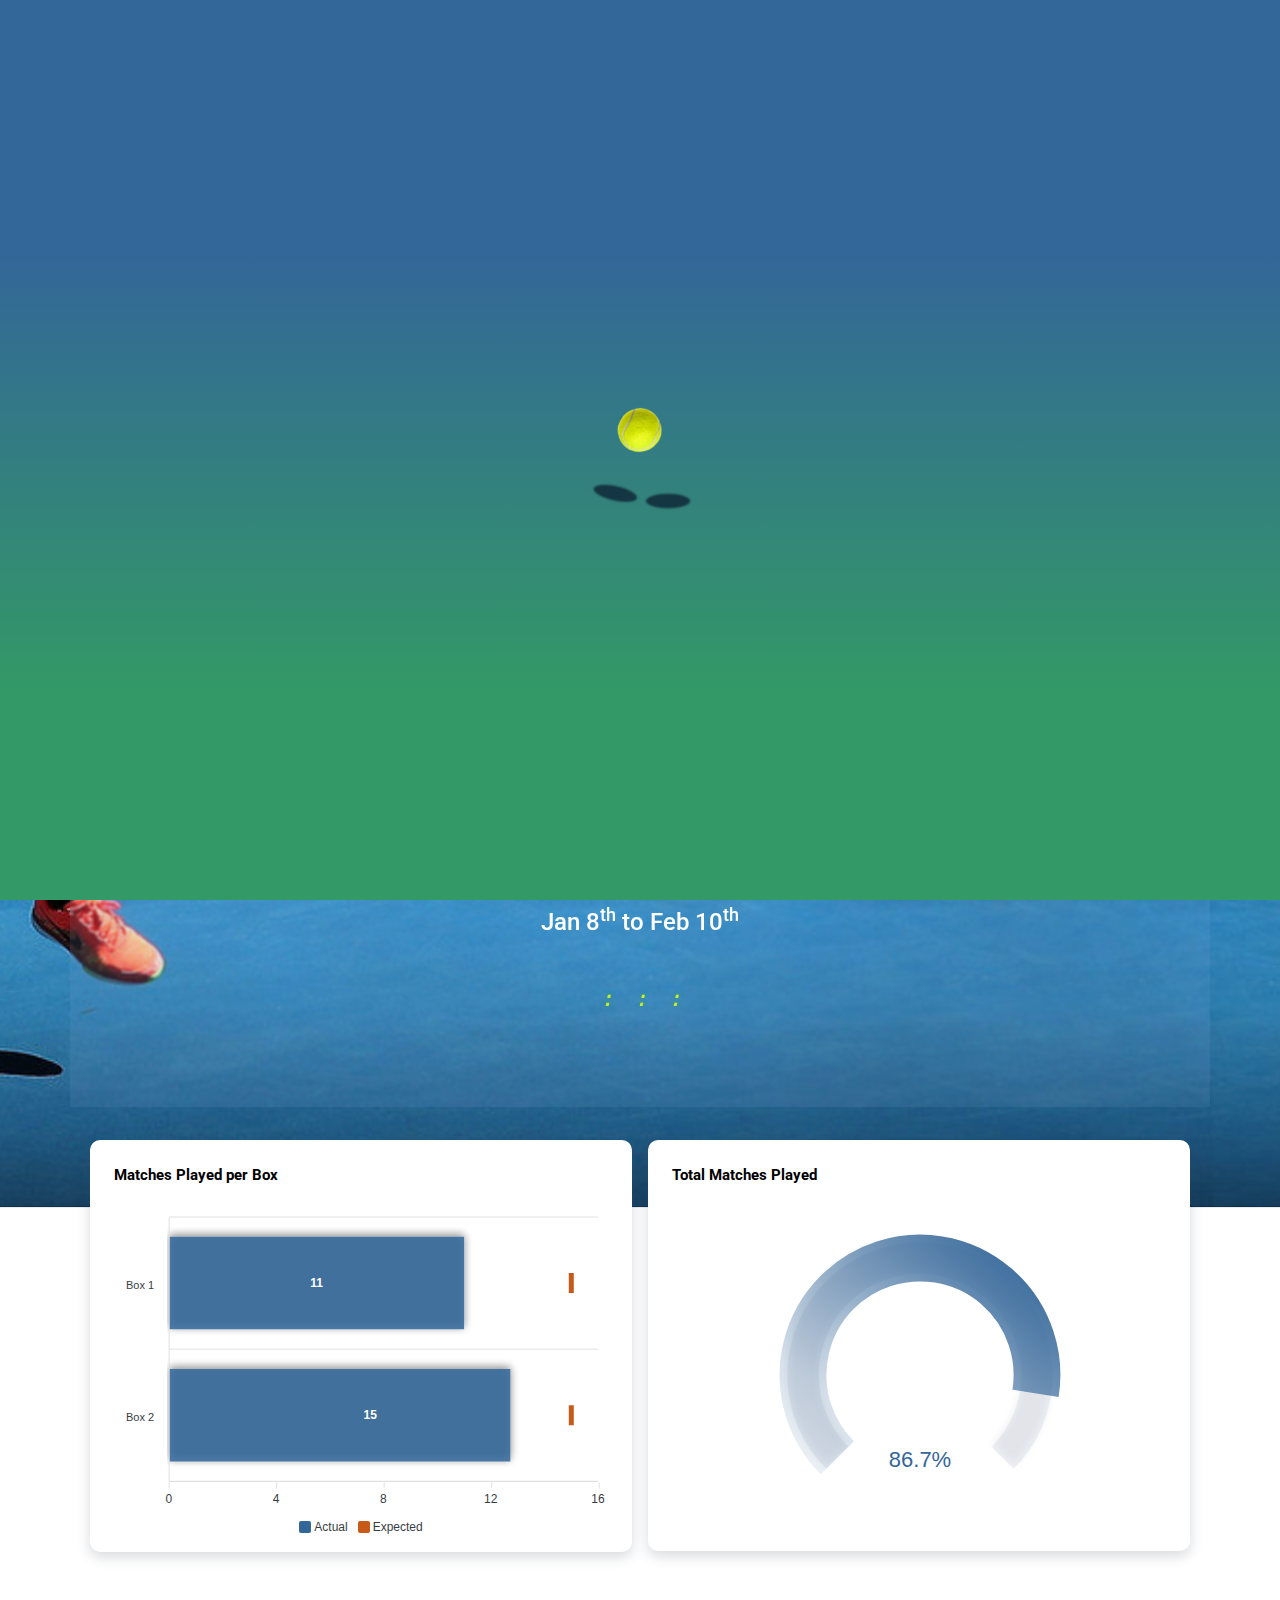
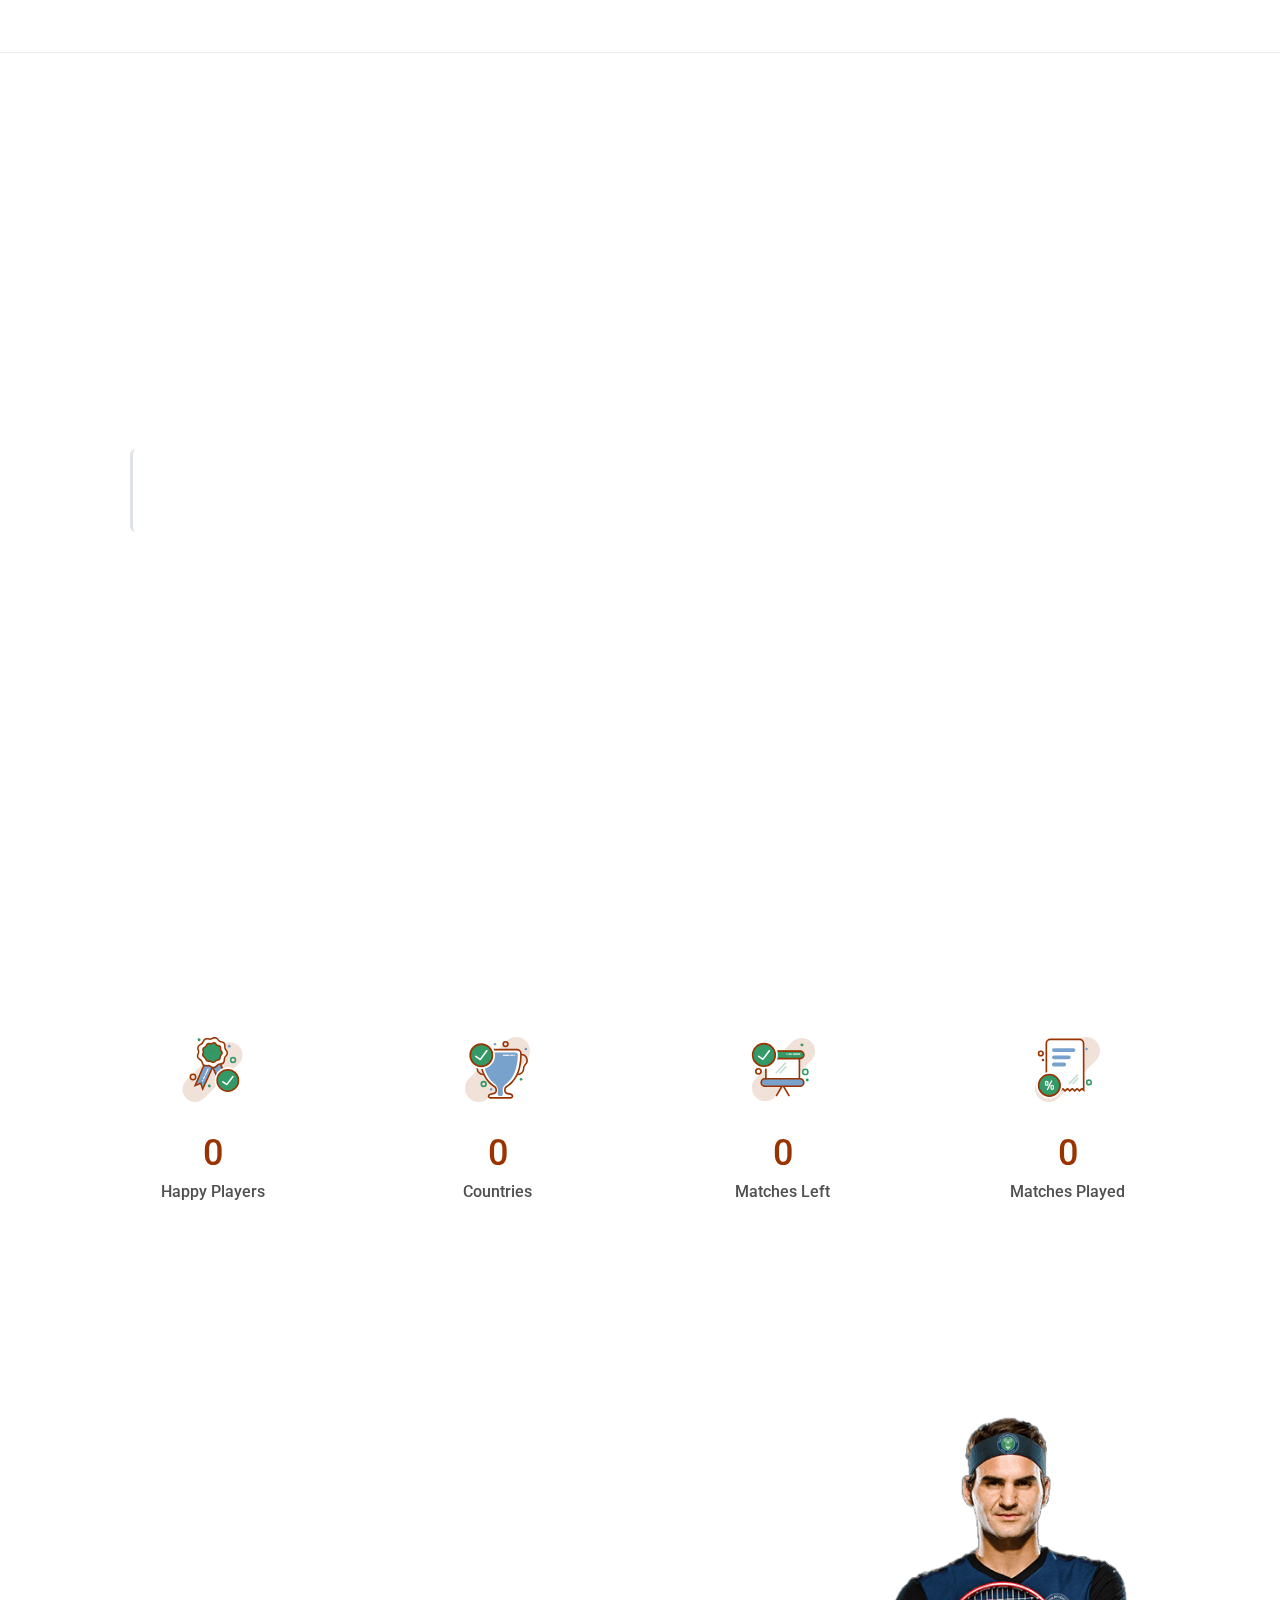
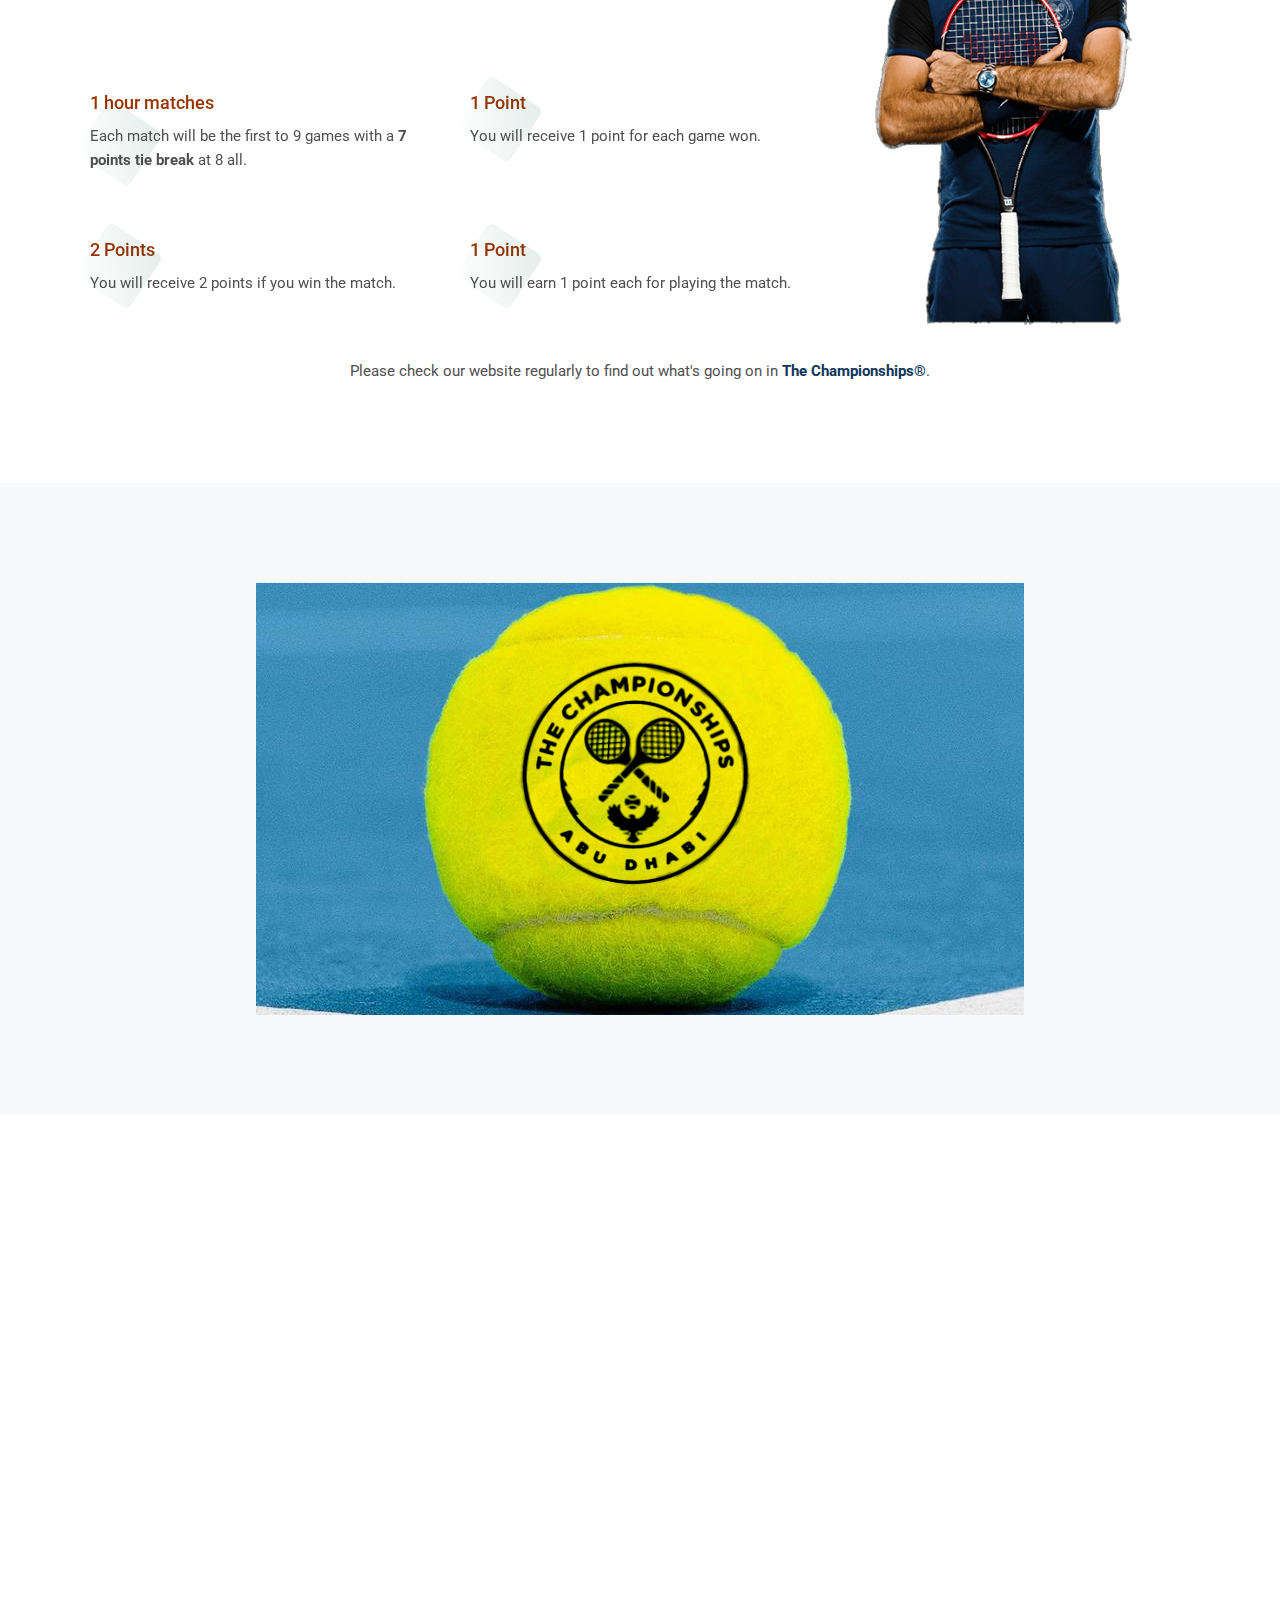
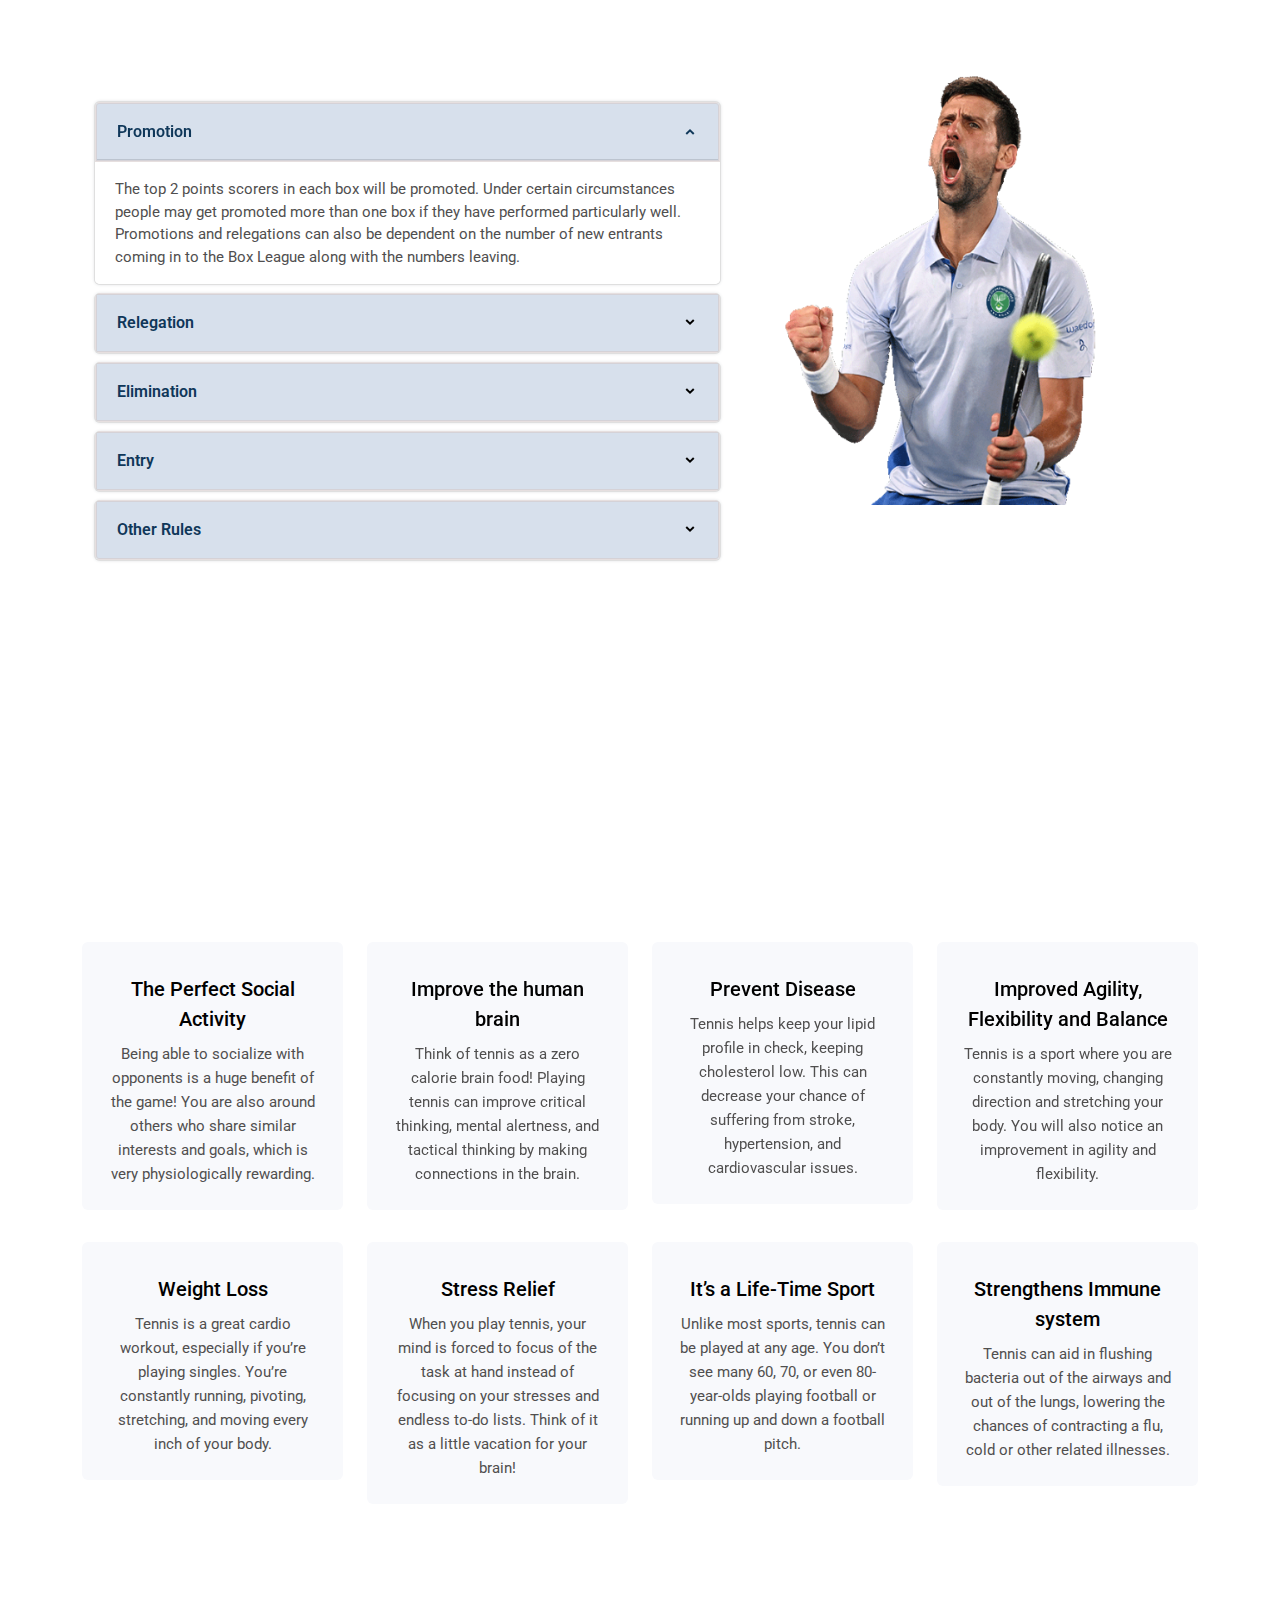
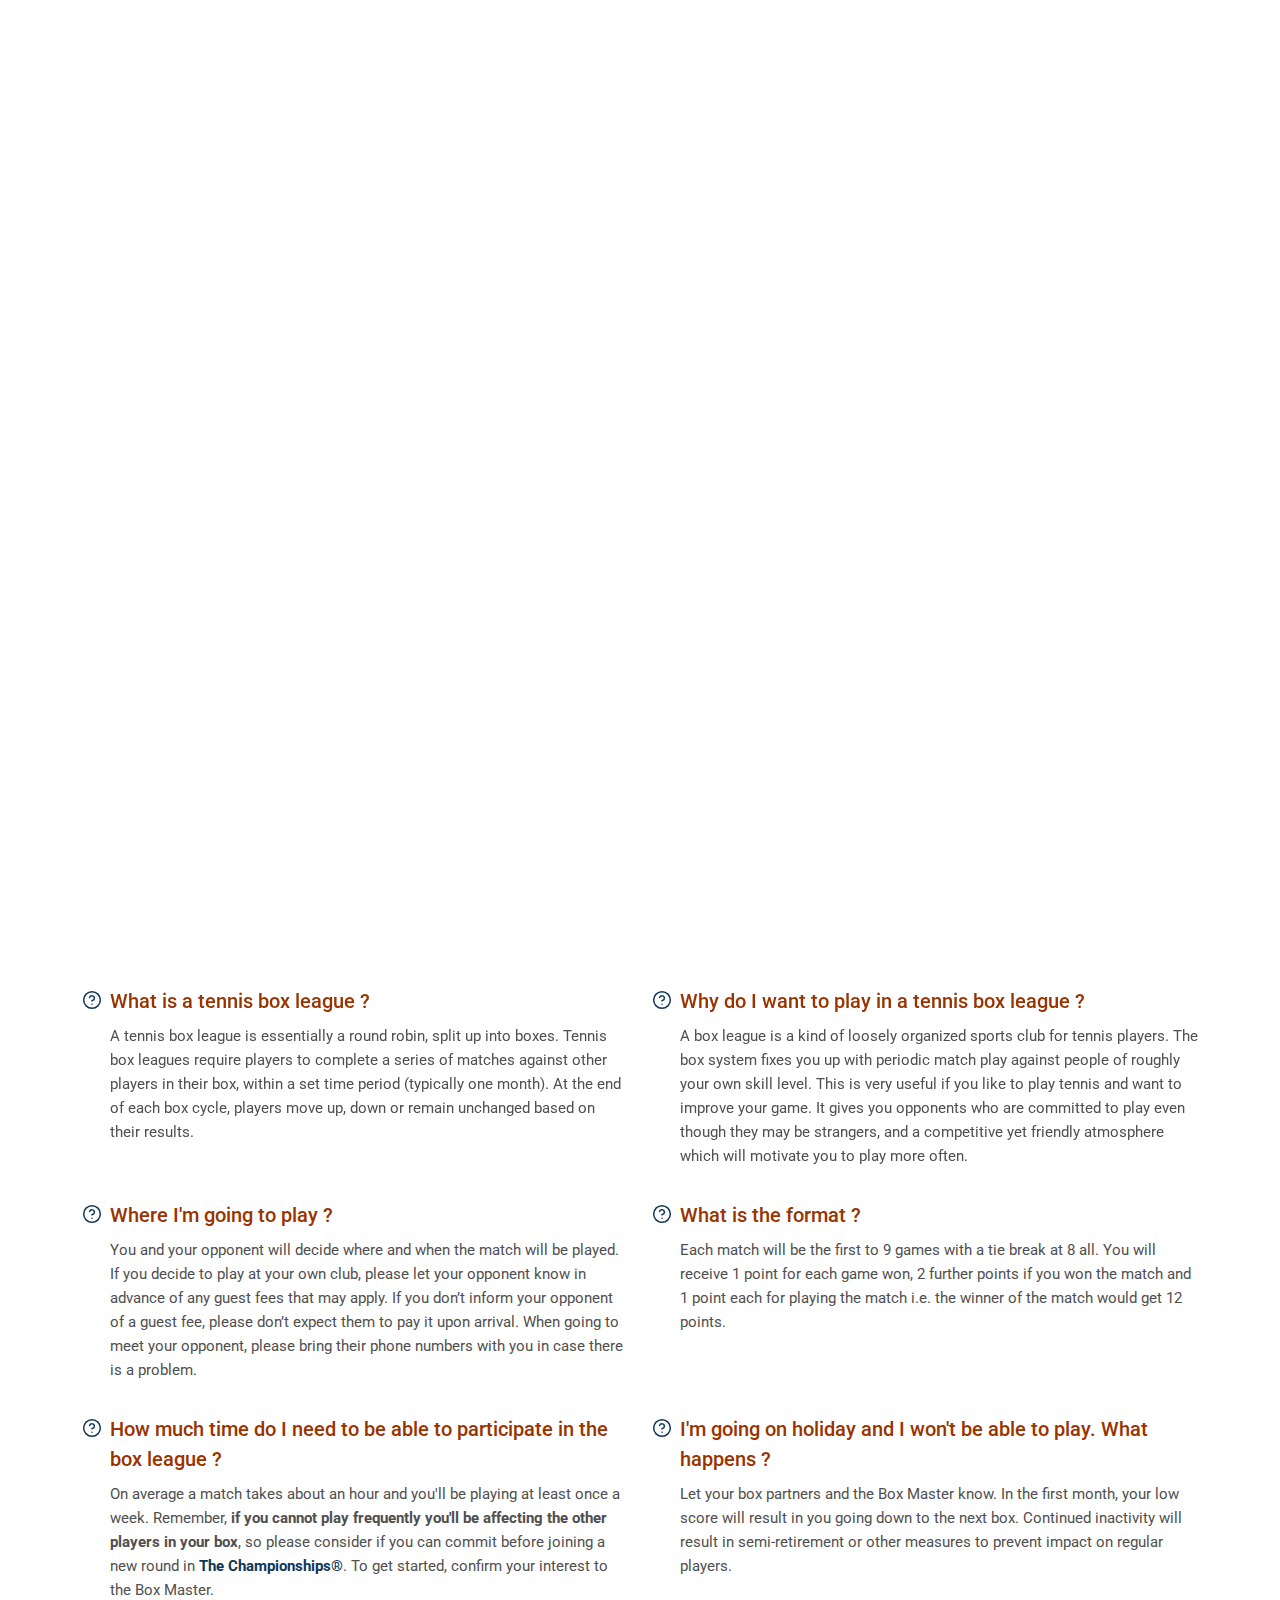
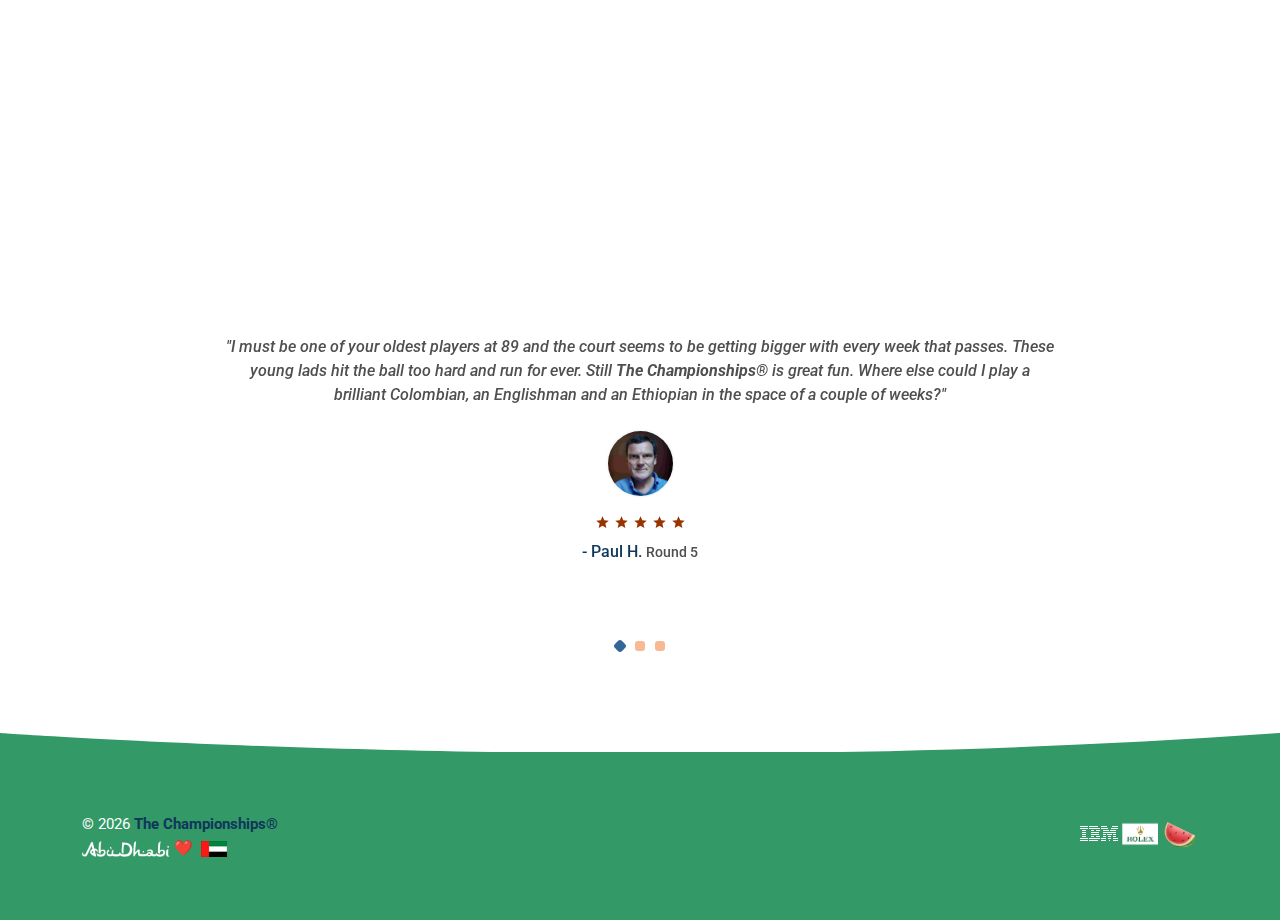
<file: index.html>
<!DOCTYPE html>
<html lang="en">
  <head>
    <!-- Global site tag (gtag.js) - Google Analytics -->
    <script
      async
      src="https://www.googletagmanager.com/gtag/js?id=G-BH03Y8J1X2"
    ></script>
    <script>
      window.dataLayer = window.dataLayer || []
      function gtag() {
        dataLayer.push(arguments)
      }
      gtag('js', new Date())

      gtag('config', 'G-BH03Y8J1X2')
    </script>
    <meta charset="utf-8" />
    <title>The Championships Abu Dhabi</title>
    <meta name="viewport" content="width=device-width, initial-scale=1.0" />
    <meta name="The Championships Abu Dhabi" content="Landing Page" />
    <meta name="keywords" content="Software, multi-uses, HTML, Clean, Modern" />

    <meta name="email" content="support@thechampionships.com" />
    <meta name="website" content="https://thechampionships.netlify.com" />
    <meta name="Version" content="v1.0.0" />
    <!-- favicon -->
    <link rel="apple-touch-icon" sizes="180x180" href="/apple-touch-icon.png" />
    <link rel="icon" type="image/png" sizes="32x32" href="/favicon-32x32.png" />
    <link rel="icon" type="image/png" sizes="16x16" href="/favicon-16x16.png" />
    <link rel="manifest" href="/site.webmanifest" />
    <link rel="mask-icon" href="/safari-pinned-tab.svg" color="#5bbad5" />
    <meta name="msapplication-TileColor" content="#336699" />
    <meta name="theme-color" content="#ffffff" />
    <!-- <link rel="manifest" href="site.webmanifest" /> -->

    <!-- Bootstrap -->
    <link href="css/bootstrap.min.css" rel="stylesheet" type="text/css" />
    <!-- Icons -->
    <link href="css/materialdesignicons.min.css" rel="stylesheet" type="text/css" />
    <link
      rel="stylesheet"
      href="https://unicons.iconscout.com/release/v3.0.6/css/line.css"
    />

    <!-- Slider -->
    <link rel="stylesheet" href="css/tiny-slider.css" />
    <!-- Animation -->
    <link href="css/aos.css" rel="stylesheet" type="text/css" />
    <!-- Main Css -->
    <link href="css/style.css" rel="stylesheet" type="text/css" id="theme-opt" />
    <link href="css/colors/default.css" rel="stylesheet" id="color-opt" />

    <link
      href="https://api.mapbox.com/mapbox-gl-js/v2.3.1/mapbox-gl.css"
      rel="stylesheet"
    />
    <script src="https://api.mapbox.com/mapbox-gl-js/v2.3.1/mapbox-gl.js"></script>
  </head>

  <body data-bs-spy="scroll" data-bs-target="#navbar-navlist" data-bs-offset="20">
    <!-- Loader -->
    <div id="preloader">
      <div id="status">
        <div class="spinner">
          <img src="images/tennisball.png" />
        </div>
      </div>
    </div>
    <!-- Loader -->

    <!-- Add to Home IOS Start -->
    <!-- <div class="modal fade" id="IOSAddHome" tabindex="-1" aria-hidden="true">
      <div class="modal-dialog modal-dialog-centered">
        <div class="modal-content rounded shadow border-0">
          <div class="modal-header">
            <button
              type="button"
              class="btn-close"
              data-bs-dismiss="modal"
              aria-label="Close"
            ></button>
          </div>
          <div class="modal-body py-4">
            <div class="text-center">
              <div
                class="icon d-flex align-items-center justify-content-center bg-soft-primary rounded-circle mx-auto"
                style="height: 65px; width: 65px"
              >
                <h1 class="mb-0">
                  <i class="uil uil-megaphone align-middle"></i>
                </h1>
              </div>
              <div class="mt-4">
                <h5>
                  You can add
                  <span class="text-primary fw-bold">The Championships&reg;</span>
                  to your fancy iPhone's home screen.
                </h5>
                <ul class="list-unstyled text-success">
                  <li class="text-muted px-3">
                    Tap <i class="uil uil-upload"></i> and Add to home screen.
                  </li>
                </ul>
                <p class="text-muted text-primary">
                  Adding to Home screen is a feature available in modern browsers
                  that allows a user to add a shortcut to their Home screen
                  representing their favorite website so they can subsequently
                  access it with a single tap.
                </p>
              </div>
            </div>
          </div>
        </div>
      </div>
    </div> -->
    <!-- Add to Home IOS End -->

    <!-- Add to license Start -->
    <!-- <div class="modal fade" id="license" tabindex="-1" aria-hidden="true">
      <div class="modal-dialog modal-dialog-centered">
        <div class="modal-content rounded shadow border-0">
          <div class="modal-header">
            <button
              type="button"
              class="btn-close"
              data-bs-dismiss="modal"
              aria-label="Close"
            ></button>
          </div>
          <div class="modal-body py-4">
            <div class="text-center">
              <div
                class="icon d-flex align-items-center justify-content-center bg-soft-primary rounded-circle mx-auto"
                style="height: 65px; width: 65px"
              >
                <h1 class="mb-0">
                  <img src="images/wimbledonxmas1.png" height="100" />
                </h1>
              </div>
              <div class="mt-4">
                <h5>
                  <span class="text-primary fw-bold">The Championships&reg;</span>
                </h5>
                <p class="text-muted text-primary">
                  A big thank you to everyone who's participated in
                  <span class="text-primary fw-bold">The Championships&reg;</span>
                  over the last seven months. It's been great to meet so many tennis
                  lovers in Addis. <br />Unfortunately, for operational reasons,
                  <span class="text-primary fw-bold">The Championships&reg;</span>
                  will be on hold untill further notice. <br />The chat group will
                  remain live for those who want to stay connected and I hope to see
                  you on the courts soon for more great tennis! 👋
                </p>
              </div>
            </div>
          </div>
        </div>
      </div>
    </div> -->
    <!-- Add to license End -->

    <!-- Add to Home Android Start -->
    <!-- <div class="modal fade" id="AndroidAddHome" tabindex="-1" aria-hidden="true">
      <div class="modal-dialog modal-dialog-centered">
        <div class="modal-content rounded shadow border-0">
          <div class="modal-header">
            <button
              type="button"
              class="btn-close"
              data-bs-dismiss="modal"
              aria-label="Close"
            ></button>
          </div>
          <div class="modal-body py-4">
            <div class="text-center">
              <div
                class="icon d-flex align-items-center justify-content-center bg-soft-primary rounded-circle mx-auto"
                style="height: 65px; width: 65px"
              >
                <h1 class="mb-0">
                  <i class="uil uil-megaphone align-middle"></i>
                </h1>
              </div>
              <div class="mt-4">
                <h5>
                  You can add
                  <span class="text-primary fw-bold">The Championships&reg;</span>
                  to your mobile phone home screen.
                </h5>
                <ul class="list-unstyled text-success">
                  <li class="text-muted px-3">
                    Tap <i class="uil uil-ellipsis-v"></i> and Add to home screen.
                  </li>
                </ul>
                <p class="text-muted text-primary">
                  Adding to Home screen is a feature available in modern browsers
                  that allows a user to add a shortcut to their Home screen
                  representing their favorite website so they can subsequently
                  access it with a single tap.
                </p>
              </div>
            </div>
          </div>
        </div>
      </div>
    </div> -->
    <!-- Add to Home Android End -->

    <!-- Subscribe popup Start -->
    <div class="modal fade" id="subscribe-popup" tabindex="-1" aria-hidden="true">
      <div class="modal-dialog modal-lg modal-dialog-centered">
        <div class="modal-content rounded shadow border-0">
          <div
            class="modal-body p-0"
            style="background: url('images/subscribe.png') no-repeat"
          >
            <button
              type="button"
              class="btn-close float-end m-2"
              data-bs-dismiss="modal"
              aria-label="Close"
            ></button>
            <div class="clearfix"></div>
            <div class="container-fluid px-0">
              <div class="row align-items-center g-0">
                <div class="col-lg-6 offset-lg-6">
                  <div class="pb-5 pt-4 px-4">
                    <h6 class="text-muted">Be the first to know daily updates</h6>

                    <h4>Signup for daily updates</h4>
                    <p class="text-muted mb-0">
                      Subscribe to the mailing list to receive updates on new
                      arrivals, special offers and our promotions.
                    </p>
                    <form class="mt-4">
                      <div class="row">
                        <div class="col-lg-12">
                          <div class="foot-subscribe mb-3">
                            <div class="form-icon position-relative">
                              <i data-feather="mail" class="fea icon-sm icons"></i>
                              <input
                                type="email"
                                name="email"
                                id="daily-updates"
                                class="form-control ps-5 rounded"
                                placeholder="Your email : "
                                required
                              />
                            </div>
                          </div>
                        </div>
                        <!--end col-->

                        <div class="col-lg-12">
                          <div class="d-grid">
                            <input
                              type="submit"
                              id="submitsubscribe"
                              name="send"
                              class="btn btn-primary"
                              value="Subscribe"
                            />
                          </div>
                        </div>
                        <!--end col-->

                        <div class="col-12">
                          <div class="text-center">
                            <p class="mb-0 mt-3">
                              <small class="text-dark me-2"
                                >Already have an account ?</small
                              >
                              <a href="javascript:void(0)" class="text-dark fw-bold"
                                >Sign in</a
                              >
                            </p>
                          </div>
                        </div>
                        <!--end col-->
                      </div>
                      <!--end row-->
                    </form>
                  </div>
                </div>
                <!--end col-->
              </div>
              <!--end row-->
            </div>
            <!--end container-->
          </div>
        </div>
      </div>
    </div>
    <!-- Subscribe popup End -->

    <!-- qrcode Popup Start -->
    <div class="modal fade" id="ebirrqrcode" tabindex="-1" aria-hidden="true">
      <div class="modal-dialog modal-dialog-centered">
        <div class="modal-content rounded shadow border-0">
          <div class="modal-body py-5">
            <div class="text-center">
              <img
                src="images/ebirrqrcode.png"
                class="avatar avatar-ex-large"
                alt=""
              />
              <div class="mt-4">
                <h4>251930004901</h4>
                <p class="text-muted">
                  <span class="text-primary fw-bold">Important:</span> In the
                  description of the transaction add your <strong>name</strong> and
                  <strong>send</strong> a private message to the Box Master to
                  confirm.
                </p>
              </div>
            </div>
          </div>
        </div>
      </div>
    </div>
    <!-- qrcode Popup End -->

    <!-- bank of oromia Popup Start -->
    <div class="modal fade" id="bankoforomia" tabindex="-1" aria-hidden="true">
      <div class="modal-dialog modal-dialog-centered">
        <div class="modal-content rounded shadow border-0">
          <div class="modal-body py-5">
            <div class="text-center">
              <img
                src="images/coopbank.svg"
                class="avatar avatar-ex-large"
                alt=""
              />
              <div class="mt-4">
                <h4>Ebirr: 251930004901</h4>
                <p class="text-muted">
                  <span class="text-primary fw-bold">Important:</span> In the
                  description of the transaction add your <strong>name</strong> and
                  <strong>send</strong> a private message to the Box Master to
                  confirm.
                </p>
              </div>
            </div>
          </div>
        </div>
      </div>
    </div>
    <!-- bank of oromia Popup End -->

    <!-- Navbar STart -->
    <header id="topnav" class="defaultscroll sticky">
      <div class="container">
        <!-- Logo container-->
        <div>
          <a class="logo" href="#">
            <img src="images/log.png" height="52" class="logo-light-mode" alt="" />
          </a>
        </div>

        <!--end login button-->
        <!-- End Logo container-->
        <div class="menu-extras">
          <div class="menu-item">
            <!-- Mobile menu toggle-->
            <a class="navbar-toggle" id="isToggle" onclick="toggleMenu()">
              <div class="lines">
                <span></span>
                <span></span>
                <span></span>
              </div>
            </a>
            <!-- End mobile menu toggle-->
          </div>
        </div>

        <div id="navigation">
          <!-- Navigation Menu-->
          <ul class="navigation-menu nav-right" id="navmenu-nav">
            <li class="has-submenu">
              <a href="#home">Home</a>
            </li>
            <li class="has-submenu">
              <a href="#howitworks">How it works?</a>
            </li>
            <li class="has-submenu">
              <a href="#benefit">Benefits</a>
            </li>
            <!-- <li class="has-submenu">
              <a href="#courts">Courts</a>
            </li> -->
            <li class="has-submenu">
              <a href="#faq">FAQ</a>
            </li>
            <li class="has-submenu">
              <a href="#testimonial">Reviews</a>
            </li>
            <!-- <li class="has-submenu">
              <a href="#contact">Contact</a>
            </li> -->
          </ul>
          <!--end navigation menu-->
        </div>
        <!--end navigation-->
      </div>
      <!--end container-->
    </header>
    <!--end header-->
    <!-- Navbar End -->

    <!-- Hero Start -->
    <section
      class="bg-auth-home d-table w-100"
      style="
        background-image: url('images/whs4.jpg');
        background-size: cover;
        background-position: center center;
      "
      id="home"
    >
      <!-- <div class="snowfall"></div> -->
      <div class="container position-relative" style="z-index: 1">
        <div id="comingsoon" class="container bg-overlay d-none">
          <!--end row-->
        </div>

        <!--end container-->

        <div class="row mt-0 pt-4 justify-content-center">
          <div class="col-lg-10">
            <div class="mt-3 title-heading text-center">
              <div>
                <img
                  src="images/thechamps1.png"
                  height="280"
                  class="mover"
                  alt=""
                />
              </div>
              <h1 class="heading text-primary fw-bold text-shadow-title mt-5 mb-3">
                Serve it, Smash it,<br />
                Win it, Love it!
              </h1>
              <hr class="line" />
              <p class="para-desc mx-auto text-secondary">
                Unleash your inner champion and connect with fellow tennis fanatics
                from across the globe! Fuel your well-being and level up your skills
                in our vibrant tennis community. Hit the court regularly with
                flexible scheduling that fits your life.
              </p>
            </div>
          </div>
          <!--end col-->
        </div>
        <div class="row mt-0 pt-4 justify-content-center">
          <div class="mt-3 title-heading text-center bg-overlay">
            <h1 class="heading text-secondary mt-3 mb-0">ROUND 1-2025</h1>
            <!-- <h4 class="text-secondary mt-0 mb-2">Final Round</h4> -->
            <h4 class="title text-secondary mt-3 mb-0">
              Jan 8<sup>th</sup> to Feb 10<sup>th</sup>
            </h4>
            <div class="row justify-content-center">
              <div class="col-lg-10 text-center">
                <div class="title-heading">
                  <!-- <h4 class="text-success mb-3">12th September, 2021</h4> -->

                  <div class="row">
                    <div class="col-md-12 text-center">
                      <div id="eventdown">
                        <ul class="count-down list-unstyled text-yellow">
                          <li id="days" class="count-number list-inline-item"></li>
                          <li class="divider count-number list-inline-item">
                            :
                            <p class="count-head"><br /></p>
                          </li>
                          <li id="hours" class="count-number list-inline-item"></li>
                          <li class="divider count-number list-inline-item">
                            :
                            <p class="count-head"><br /></p>
                          </li>

                          <li id="mins" class="count-number list-inline-item"></li>
                          <li class="divider count-number list-inline-item">
                            :
                            <p class="count-head"><br /></p>
                          </li>

                          <li id="secs" class="count-number list-inline-item"></li>
                          <li id="end" class="h1"></li>
                        </ul>
                      </div>
                    </div>
                  </div>
                </div>
              </div>
            </div>
            <!--end col-->
          </div>
        </div>

        <!--end row-->
      </div>
      <!--end container-->
    </section>
    <!--end section-->

    <!-- Hero End -->

    <section class="section bg-light d-none mt-6">
      <div class="container">
        <div class="row justify-content-center">
          <div class="col-12 text-center">
            <div class="position-relative" style="z-index: 1">
              <div class="position-relative">
                <img src="images/boxes.png" class="img-fluid" alt="" />
              </div>
              <div class="content mt-md-4 pt-md-2">
                <div class="row justify-content-center">
                  <div class="col-lg-10 text-center">
                    <div class="row align-items-center">
                      <div class="col-md-6 mt-4 pt-2">
                        <div class="section-title text-md-start">
                          <h6 class="text-white-50">Players Dashboard</h6>
                          <h4 class="title text-white mb-0 title-dark">
                            Check the scores <br />
                            in a single place.
                          </h4>
                        </div>
                      </div>

                      <div class="col-md-6 col-12 mt-4 pt-md-2">
                        <div class="section-title text-md-start">
                          <p class="text-white-50 para-desc">
                            In
                            <span class="text-white fw-bold"
                              >The Championships&reg;</span
                            >, players are required to complete a series of matches
                            against other players in their box, within a set time
                            period (typically one month). At the end of each box
                            cycle, players move up, down or remain unchanged based
                            on their results.
                          </p>
                        </div>
                      </div>
                    </div>
                  </div>
                </div>
              </div>
            </div>
          </div>
          <!--end col-->
        </div>
        <!--end row -->
        <div class="feature-posts-placeholder bg-primary bg-gradient"></div>
      </div>
      <!--end container-->
    </section>

    <section class="section border-top">
      <div class="container">
        <div class="row g-3 justify-content-center features-absolute">
          <!-- <div class="row"> -->
          <div class="col-lg-6 col-md-12 col-12 mt-4 pt-2">
            <div class="card shadow-md rounded-md border-0 p-4 pb-0">
              <div class="d-flex justify-content-between">
                <span class="fw-bold">Matches Played per Box</span>
              </div>
              <div id="dashboard" class="apex-chart"></div>
              <!-- </div> -->
            </div>
          </div>

          <div class="col-lg-6 col-md-12 col-12 mt-4 pt-2">
            <div class="card shadow-md rounded-md border-0 p-4 pb-0">
              <div class="d-flex justify-content-between">
                <span class="fw-bold">Total Matches Played</span>
              </div>
              <div id="matchesplayed" class="apex-chart"></div>
              <!-- </div> -->
            </div>
          </div>
        </div>
      </div>
    </section>

    <section class="section border-top">
      <div class="container mt-3">
        <div
          id="box-containers"
          class="row g-3 justify-content-center features-absolute"
        >
          <!-- <div class="row"> -->
        </div>
        <div class="mt-2 pt-2 text-center text-muted h6">
          <i class="uil uil-clock-two"></i>
          <span id="updated"></span>
        </div>
      </div>
    </section>
    <!--end col
        <div class="container-fluid mt-4">
            <div class="row">
                <div class="col-md-4 mt-4 pt-2">
                    <div class="card shop-features ">
-->

    <section class="section bg-white mt-6 d-none">
      <div class="container">
        <div
          class="p-4 rounded bg-light shadow"
          data-aos="fade-up"
          data-aos-duration="1400"
        >
          <div class="row align-items-center">
            <div class="col-sm-7">
              <div class="title">
                <h5 class="title mb-4">
                  Tennis ain't just about aces and rallies!
                </h5>
                <p class="text-primary mb-0 para-desc">
                  Statistics are just tools. Their true value lies in your ability
                  to interpret them, draw meaningful conclusions and implement them
                  effectively to elevate your game.<br />
                  Don't just play, <strong>analyze</strong>
                  to become a champion!
                </p>
              </div>
            </div>
            <!--end col-->

            <div class="col-sm-5 mt-4 mt-sm-0">
              <div class="text-sm-end">
                <a
                  href="javascript:void(0)"
                  data-bs-toggle="modal"
                  data-bs-target="#round2-2024"
                  class="btn btn-primary m-1"
                  >Round
                  <span class="badge rounded-pill bg-success ms-2">2-2024</span>
                </a>
              </div>

              <!-- Modal Content Start -->
              <div
                class="modal fade"
                id="round2-2024"
                tabindex="-1"
                aria-labelledby="LoginForm-title"
                aria-hidden="true"
              >
                <div class="modal-dialog modal-lg modal-dialog-centered">
                  <div class="modal-content rounded shadow border-0">
                    <div class="modal-header border-bottom">
                      <h5 class="modal-title" id="LoginForm-title">
                        Achievements & Performance
                      </h5>
                      <button
                        type="button"
                        class="btn-close"
                        data-bs-dismiss="modal"
                        aria-label="Close"
                      ></button>
                    </div>
                    <div class="modal-body">
                      <!-- Table Start -->
                      <div class="col mt-0 pt-2" id="stat_table">
                        <div class="p-0">
                          <div class="table-responsive bg-white">
                            <table class="table table-striped mb-0 table-center">
                              <thead>
                                <tr>
                                  <th>Round</th>
                                  <th>Box</th>
                                  <th>Rank</th>
                                  <th>Country</th>
                                  <th>Name</th>
                                  <th>Matches Won</th>
                                  <th>Matches Lost</th>
                                  <th>Matches Played</th>
                                  <th>Matches Not Played</th>
                                  <th>Matches Completed %</th>
                                  <th>Games Won</th>
                                  <th>Games Conceded</th>
                                  <th>Games Won %</th>
                                  <th>Games Match Avg</th>
                                  <th>Total Points</th>
                                  <th>Win %</th>
                                </tr>
                              </thead>
                              <tbody>
                                <tr>
                                  <td>2-24</td>
                                  <td>1</td>
                                  <td>1</td>
                                  <td>NIG</td>
                                  <td>Daniel</td>
                                  <td>5</td>
                                  <td>0</td>
                                  <td>5</td>
                                  <td>0</td>
                                  <td>100.0%</td>
                                  <td>45</td>
                                  <td>10</td>
                                  <td>81.8%</td>
                                  <td>9.0</td>
                                  <td>60</td>
                                  <td>100.0%</td>
                                </tr>
                                <tr>
                                  <td>2-24</td>
                                  <td>1</td>
                                  <td>2</td>
                                  <td>ITA</td>
                                  <td>Paolo</td>
                                  <td>3</td>
                                  <td>2</td>
                                  <td>5</td>
                                  <td>0</td>
                                  <td>100.0%</td>
                                  <td>36</td>
                                  <td>25</td>
                                  <td>59.0%</td>
                                  <td>7.2</td>
                                  <td>47</td>
                                  <td>60.0%</td>
                                </tr>
                                <tr>
                                  <td>2-24</td>
                                  <td>1</td>
                                  <td>3</td>
                                  <td>COL</td>
                                  <td>William</td>
                                  <td>3</td>
                                  <td>1</td>
                                  <td>4</td>
                                  <td>1</td>
                                  <td>80.0%</td>
                                  <td>30</td>
                                  <td>26</td>
                                  <td>53.6%</td>
                                  <td>7.5</td>
                                  <td>40</td>
                                  <td>75.0%</td>
                                </tr>
                                <tr>
                                  <td>2-24</td>
                                  <td>1</td>
                                  <td>4</td>
                                  <td>ITA</td>
                                  <td>Samuel</td>
                                  <td>1</td>
                                  <td>4</td>
                                  <td>5</td>
                                  <td>0</td>
                                  <td>100.0%</td>
                                  <td>31</td>
                                  <td>43</td>
                                  <td>41.9%</td>
                                  <td>6.2</td>
                                  <td>38</td>
                                  <td>20.0%</td>
                                </tr>
                                <tr
                                  style="
                                    color: #e43f52;
                                    background-color: rgba(228, 63, 82, 0.2);
                                    border: 1px solid rgba(228, 63, 82, 0.2);
                                  "
                                >
                                  <td>2-24</td>
                                  <td>1</td>
                                  <td>5</td>
                                  <td>IND</td>
                                  <td>Vik</td>
                                  <td>2</td>
                                  <td>2</td>
                                  <td>4</td>
                                  <td>1</td>
                                  <td>80.0%</td>
                                  <td>20</td>
                                  <td>28</td>
                                  <td>41.7%</td>
                                  <td>5.0</td>
                                  <td>28</td>
                                  <td>50.0%</td>
                                </tr>
                                <tr
                                  style="
                                    color: #e43f52;
                                    background-color: rgba(228, 63, 82, 0.2);
                                    border: 1px solid rgba(228, 63, 82, 0.2);
                                  "
                                >
                                  <td>2-24</td>
                                  <td>1</td>
                                  <td>6</td>
                                  <td>SIN</td>
                                  <td>Lim</td>
                                  <td>0</td>
                                  <td>5</td>
                                  <td>5</td>
                                  <td>0</td>
                                  <td>100.0%</td>
                                  <td>15</td>
                                  <td>45</td>
                                  <td>25.0%</td>
                                  <td>3.0</td>
                                  <td>20</td>
                                  <td>0.0%</td>
                                </tr>
                                <tr
                                  style="
                                    color: #268e4c;
                                    background-color: rgba(43, 62, 46, 0.2);
                                    border: 1px solid rgba(43, 62, 46, 0.2);
                                  "
                                >
                                  <td>2-24</td>
                                  <td>2</td>
                                  <td>1</td>
                                  <td>CAM</td>
                                  <td>Brad</td>
                                  <td>4</td>
                                  <td>0</td>
                                  <td>4</td>
                                  <td>1</td>
                                  <td>80.0%</td>
                                  <td>36</td>
                                  <td>10</td>
                                  <td>78.3%</td>
                                  <td>9.0</td>
                                  <td>48</td>
                                  <td>100.0%</td>
                                </tr>
                                <tr
                                  style="
                                    color: #268e4c;
                                    background-color: rgba(43, 62, 46, 0.2);
                                    border: 1px solid rgba(43, 62, 46, 0.2);
                                  "
                                >
                                  <td>2-24</td>
                                  <td>2</td>
                                  <td>2</td>
                                  <td>GRE</td>
                                  <td>Vas</td>
                                  <td>3</td>
                                  <td>1</td>
                                  <td>4</td>
                                  <td>1</td>
                                  <td>80.0%</td>
                                  <td>32</td>
                                  <td>14</td>
                                  <td>69.6%</td>
                                  <td>8.0</td>
                                  <td>42</td>
                                  <td>75.0%</td>
                                </tr>
                                <tr>
                                  <td>2-24</td>
                                  <td>2</td>
                                  <td>3</td>
                                  <td>CAM</td>
                                  <td>Loic</td>
                                  <td>2</td>
                                  <td>1</td>
                                  <td>3</td>
                                  <td>2</td>
                                  <td>60.0%</td>
                                  <td>21</td>
                                  <td>19</td>
                                  <td>52.5%</td>
                                  <td>7.0</td>
                                  <td>28</td>
                                  <td>66.7%</td>
                                </tr>
                                <tr>
                                  <td>2-24</td>
                                  <td>2</td>
                                  <td>4</td>
                                  <td>GBR</td>
                                  <td>Seale</td>
                                  <td>1</td>
                                  <td>3</td>
                                  <td>4</td>
                                  <td>1</td>
                                  <td>80.0%</td>
                                  <td>17</td>
                                  <td>31</td>
                                  <td>35.4%</td>
                                  <td>4.2</td>
                                  <td>23</td>
                                  <td>25.0%</td>
                                </tr>
                                <tr>
                                  <td>2-24</td>
                                  <td>2</td>
                                  <td>5</td>
                                  <td>RUS</td>
                                  <td>Pavel</td>
                                  <td>0</td>
                                  <td>4</td>
                                  <td>4</td>
                                  <td>1</td>
                                  <td>80.0%</td>
                                  <td>12</td>
                                  <td>36</td>
                                  <td>25.0%</td>
                                  <td>3.0</td>
                                  <td>16</td>
                                  <td>0.0%</td>
                                </tr>
                                <tr>
                                  <td>2-24</td>
                                  <td>2</td>
                                  <td>6</td>
                                  <td>PHI</td>
                                  <td>Ariez</td>
                                  <td>0</td>
                                  <td>1</td>
                                  <td>1</td>
                                  <td>4</td>
                                  <td>20.0%</td>
                                  <td>1</td>
                                  <td>9</td>
                                  <td>10.0%</td>
                                  <td>1.0</td>
                                  <td>2</td>
                                  <td>0.0%</td>
                                </tr>
                              </tbody>
                            </table>
                          </div>
                        </div>
                      </div>
                      <!--end col-->
                      <!-- Table End -->
                    </div>
                    <div class="modal-footer">
                      <button
                        type="button"
                        class="btn btn-secondary"
                        data-bs-dismiss="modal"
                      >
                        Close
                      </button>
                    </div>
                  </div>
                </div>
              </div>
              <!-- Modal Content End -->

              <div class="text-sm-end">
                <a
                  href="javascript:void(0)"
                  data-bs-toggle="modal"
                  data-bs-target="#round1-2024"
                  class="btn btn-primary m-1"
                  >Round
                  <span class="badge rounded-pill bg-success ms-2">1-2024</span>
                </a>
              </div>
              <!-- Modal Content Start -->
              <div
                class="modal fade"
                id="round1-2024"
                tabindex="-1"
                aria-labelledby="LoginForm-title"
                aria-hidden="true"
              >
                <div class="modal-dialog modal-lg modal-dialog-centered">
                  <div class="modal-content rounded shadow border-0">
                    <div class="modal-header border-bottom">
                      <h5 class="modal-title" id="LoginForm-title">
                        Achievements & Performance
                      </h5>
                      <button
                        type="button"
                        class="btn-close"
                        data-bs-dismiss="modal"
                        aria-label="Close"
                      ></button>
                    </div>
                    <div class="modal-body">
                      <!-- Table Start -->
                      <div class="col mt-0 pt-2" id="stat_table">
                        <div class="p-0">
                          <div class="table-responsive bg-white">
                            <table class="table table-striped mb-0 table-center">
                              <thead>
                                <tr>
                                  <th>Round</th>
                                  <th>Box</th>
                                  <th>Rank</th>
                                  <th>Country</th>
                                  <th>Name</th>
                                  <th>Matches Won</th>
                                  <th>Matches Lost</th>
                                  <th>Matches Played</th>
                                  <th>Matches Not Played</th>
                                  <th>Matches Completed %</th>
                                  <th>Games Won</th>
                                  <th>Games Conceded</th>
                                  <th>Games Won %</th>
                                  <th>Games Match Avg</th>
                                  <th>Total Points</th>
                                  <th>Win %</th>
                                </tr>
                              </thead>
                              <tbody>
                                <tr>
                                  <td>1-24</td>
                                  <td>1</td>
                                  <td>1</td>
                                  <td>COL</td>
                                  <td>William</td>
                                  <td>5</td>
                                  <td>1</td>
                                  <td>6</td>
                                  <td>0</td>
                                  <td>100.0%</td>
                                  <td>53</td>
                                  <td>32</td>
                                  <td>62.4%</td>
                                  <td>8.8</td>
                                  <td>69</td>
                                  <td>83.3%</td>
                                </tr>
                                <tr>
                                  <td>1-24</td>
                                  <td>1</td>
                                  <td>2</td>
                                  <td>IND</td>
                                  <td>Vik</td>
                                  <td>3</td>
                                  <td>2</td>
                                  <td>5</td>
                                  <td>1</td>
                                  <td>83.3%</td>
                                  <td>42</td>
                                  <td>36</td>
                                  <td>53.8%</td>
                                  <td>8.4</td>
                                  <td>53</td>
                                  <td>60.0%</td>
                                </tr>
                                <tr>
                                  <td>1-24</td>
                                  <td>1</td>
                                  <td>3</td>
                                  <td>ITA</td>
                                  <td>Paolo</td>
                                  <td>4</td>
                                  <td>0</td>
                                  <td>4</td>
                                  <td>2</td>
                                  <td>66.7%</td>
                                  <td>36</td>
                                  <td>28</td>
                                  <td>56.2%</td>
                                  <td>9.0</td>
                                  <td>48</td>
                                  <td>100.0%</td>
                                </tr>
                                <tr>
                                  <td>1-24</td>
                                  <td>1</td>
                                  <td>4</td>
                                  <td>ITA</td>
                                  <td>Samuel</td>
                                  <td>2</td>
                                  <td>4</td>
                                  <td>6</td>
                                  <td>0</td>
                                  <td>100.0%</td>
                                  <td>38</td>
                                  <td>48</td>
                                  <td>44.2%</td>
                                  <td>6.3</td>
                                  <td>48</td>
                                  <td>33.3%</td>
                                </tr>
                                <tr>
                                  <td>1-24</td>
                                  <td>1</td>
                                  <td>5</td>
                                  <td>SIN</td>
                                  <td>Lim</td>
                                  <td>1</td>
                                  <td>5</td>
                                  <td>6</td>
                                  <td>0</td>
                                  <td>100.0%</td>
                                  <td>36</td>
                                  <td>49</td>
                                  <td>42.4%</td>
                                  <td>6.0</td>
                                  <td>44</td>
                                  <td>16.7%</td>
                                </tr>
                                <tr>
                                  <td>1-24</td>
                                  <td>1</td>
                                  <td>6</td>
                                  <td>GRE</td>
                                  <td>Vas</td>
                                  <td>2</td>
                                  <td>1</td>
                                  <td>3</td>
                                  <td>3</td>
                                  <td>50.0%</td>
                                  <td>19</td>
                                  <td>17</td>
                                  <td>52.8%</td>
                                  <td>6.3</td>
                                  <td>26</td>
                                  <td>66.7%</td>
                                </tr>

                                <tr>
                                  <td>1-24</td>
                                  <td>1</td>
                                  <td>7</td>
                                  <td>PHI</td>
                                  <td>Ariez</td>
                                  <td>0</td>
                                  <td>4</td>
                                  <td>4</td>
                                  <td>2</td>
                                  <td>66.7%</td>
                                  <td>22</td>
                                  <td>36</td>
                                  <td>37.9%</td>
                                  <td>5.5</td>
                                  <td>26</td>
                                  <td>0.0%</td>
                                </tr>
                              </tbody>
                            </table>
                          </div>
                        </div>
                      </div>
                      <!--end col-->
                      <!-- Table End -->
                    </div>
                    <div class="modal-footer">
                      <button
                        type="button"
                        class="btn btn-secondary"
                        data-bs-dismiss="modal"
                      >
                        Close
                      </button>
                    </div>
                  </div>
                </div>
              </div>
              <!-- Modal Content End -->
            </div>
            <!--end col-->
          </div>
          <!--end row -->
        </div>
      </div>
      <!--end container-->
    </section>

    <!-- Start CTA -->
    <div class="container-fluid mt-100 mt-60">
      <div class="rounded py-5" style="background: url('images/rfed.jpg') fixed">
        <div class="container">
          <div class="row">
            <div class="col-12">
              <div class="p-5">
                <blockquote class="blockquote p-3 mb-0">
                  <p class="text-white fw-bold mb-0 fst-italic">
                    "Tennis is more than just a game, it's a reflection of your
                    spirit. Play with passion, fight with courage and always
                    remember, victory lies not just in the score but in the journey
                    you take."
                  </p>
                </blockquote>
              </div>
            </div>
            <!--end col-->
          </div>
          <!--end row-->
        </div>
        <!--end container-->
      </div>
    </div>
    <!--end container-->
    <!-- End CTA -->

    <div class="container mt-0">
      <div class="row justify-content-center">
        <div class="col-lg-6 col-md-8 col-12 mt-5 pt-5">
          <div class="border-0 overflow-hidden">
            <iframe
              src="https://static.rolex.com/clocks/europeantour/clock_mobile_home/?eventname=The Championships AD&amp;dst=4"
              style="
                width: 100%;
                height: 70px;
                border: 0;
                margin-top: 4px;
                padding: 7px;
                overflow: hidden;
              "
              scrolling="NO"
              frameborder="NO"
            ></iframe>
          </div>
        </div>
        <!--end col-->
      </div>
      <!--end row-->
    </div>
    <!--end container-->

    <section class="section">
      <div class="container">
        <div class="row justify-content-center">
          <div class="col-12 text-center">
            <div class="section-title mb-4 pb-2">
              <h4 class="title mb-4" data-aos="fade-up" data-aos-duration="1000">
                Some numbers in this round of
                <span class="text-primary fw-bold">The Championships&reg;</span>
              </h4>
            </div>
          </div>
          <!--end col-->
        </div>
        <!--end row-->

        <div class="row" id="counter">
          <div class="col-md-3 col-6 mt-4 pt-2">
            <div class="counter-box text-center">
              <img src="images/Asset190.svg" class="avatar avatar-small" alt="" />
              <h2 class="mb-0 mt-4 title">
                <span id="numPlayers" class="counter-value" data-target="100"
                  >0</span
                >
              </h2>
              <h6 class="counter-head text-muted">Happy Players</h6>
            </div>
            <!--end counter box-->
          </div>

          <div class="col-md-3 col-6 mt-4 pt-2">
            <div class="counter-box text-center">
              <img src="images/Asset189.svg" class="avatar avatar-small" alt="" />
              <h2 class="mb-0 mt-4 title">
                <span id="numCountries" class="counter-value" data-target="100"
                  >0</span
                >
              </h2>
              <h6 class="counter-head text-muted">Countries</h6>
            </div>
            <!--end counter box-->
          </div>

          <div class="col-md-3 col-6 mt-4 pt-2">
            <div class="counter-box text-center">
              <img src="images/Asset187.svg" class="avatar avatar-small" alt="" />
              <h2 class="mb-0 mt-4 title">
                <span id="totMatches" class="counter-value" data-target="100"
                  >0</span
                >
              </h2>
              <h6 class="counter-head text-muted">Matches Left</h6>
            </div>
            <!--end counter box-->
          </div>

          <div class="col-md-3 col-6 mt-4 pt-2">
            <div class="counter-box text-center">
              <img src="images/Asset192.svg" class="avatar avatar-small" alt="" />
              <h2 class="mb-0 mt-4 title">
                <span id="matchPlayed" class="counter-value" data-target="100"
                  >0</span
                >
              </h2>
              <h6 class="counter-head text-muted">Matches Played</h6>
            </div>
            <!--end counter box-->
          </div>
        </div>
        <!--end row-->
      </div>
      <!--end container-->
    </section>
    <!--end section-->

    <section class="section" id="howitworks">
      <div class="container mt-60">
        <div class="row">
          <div class="col-lg-12">
            <div class="rounded bg-white">
              <div class="row">
                <div class="col-lg-8 col-md-12 my-4">
                  <div class="col-12 text-center">
                    <div class="section-title mb-4 pb-2">
                      <h4
                        class="title mb-4"
                        data-aos="fade-up"
                        data-aos-duration="1000"
                      >
                        How it works ?
                      </h4>
                      <p
                        class="text-muted para-desc mx-auto mb-0"
                        data-aos="fade-up"
                        data-aos-duration="1400"
                      >
                        During a round, generally one month, players in
                        <span class="text-primary fw-bold"
                          >The Championships&reg;</span
                        >
                        box league simply challenge players in their box, agree on
                        which court they want to play, play the match, and then
                        report the score to the Box Master. At the end of each box
                        cycle, players move up, down or remain unchanged based on
                        their results.
                      </p>
                    </div>
                  </div>
                  <!--end col-->

                  <div class="row">
                    <div class="col-md-6 col-12">
                      <div class="d-flex features mt-5">
                        <div class="image position-relative d-inline-block">
                          <i class="uil uil-stopwatch h1 text-primary"></i>
                        </div>
                        <div class="flex-1 p-2">
                          <h4 class="title">1 hour matches</h4>
                          <p class="text-muted para mb-0">
                            Each match will be the first to 9 games with a
                            <strong> 7 points tie break</strong>
                            at 8 all.
                          </p>
                        </div>
                      </div>
                    </div>
                    <!--end col-->

                    <div class="col-md-6 col-12">
                      <div class="d-flex features mt-5">
                        <div class="image position-relative d-inline-block">
                          <i class="uil uil-award-alt h1 text-primary"></i>
                        </div>
                        <div class="flex-1 p-2">
                          <h4 class="title">1 Point</h4>
                          <p class="text-muted para mb-0">
                            You will receive 1 point for each game won.
                          </p>
                        </div>
                      </div>
                    </div>
                    <!--end col-->

                    <div class="col-md-6 col-12">
                      <div class="d-flex features mt-5">
                        <div class="image position-relative d-inline-block">
                          <i class="uil uil-trophy h1 text-primary"></i>
                        </div>
                        <div class="flex-1 p-2">
                          <h4 class="title">2 Points</h4>
                          <p class="text-muted para mb-0">
                            You will receive 2 points if you win the match.
                          </p>
                        </div>
                      </div>
                    </div>
                    <!--end col-->

                    <div class="col-md-6 col-12">
                      <div class="d-flex features mt-5">
                        <div class="image position-relative d-inline-block">
                          <i class="uil uil-award h1 text-primary"></i>
                        </div>

                        <div class="flex-1 p-2">
                          <h4 class="title">1 Point</h4>
                          <p class="text-muted para mb-0">
                            You will earn 1 point each for playing the match.
                          </p>
                        </div>
                      </div>
                    </div>
                    <!--end col-->
                  </div>
                  <!--end row-->
                </div>
                <!--end col-->

                <div class="col-lg-4 d-none d-lg-block position-relative">
                  <img
                    src="images/roger.png"
                    class="img-fluid mx-auto d-block construction-img"
                    alt=""
                  />
                </div>
                <!--end col-->
              </div>
              <!--end row-->
            </div>
          </div>
          <!--end col-->

          <div class="col-12 mt-4 pt-2 text-center">
            <p class="text-muted mb-0">
              Please check our website regularly to find out what's going on in
              <span class="text-primary fw-bold">The Championships&reg;</span>.
            </p>
          </div>
          <!--end col-->
        </div>
        <!--end row-->
      </div>
      <!--end container-->
    </section>
    <!--end section-->
    <section class="section bg-light mt-6">
      <div class="container">
        <div class="row justify-content-center">
          <div class="col-12 text-center">
            <div class="position-relative" style="z-index: 1">
              <div class="position-relative">
                <img src="images/im.png" class="img-fluid" alt="" />
              </div>
            </div>
          </div>
          <!--end col-->
        </div>
        <!--end row -->
        <div class="feature-posts-placeholder bg-light"></div>
      </div>
      <!--end container-->
    </section>

    <section class="section">
      <div class="container">
        <div class="row justify-content-center">
          <div class="col-12 text-center">
            <div class="section-title mb-4 pb-2">
              <h4 class="title mb-4" data-aos="fade-up" data-aos-duration="1000">
                <span class="text-primary fw-bold">The Championships&reg;</span>
              </h4>
              <p
                class="text-muted para-desc mx-auto mb-0"
                data-aos="fade-up"
                data-aos-duration="1400"
              >
                On the tennis court, skill is certainly important, but it's not the
                only measure of success. True sportsmanship is equally valuable.
                When you win, celebrate your victory graciously. Congratulate your
                opponent with a handshake and acknowledge their efforts. If you face
                defeat, accept it with class. Avoid arguing with calls, making
                excuses, or sulking. Thank your opponent for the game and learn from
                the experience. Always remember, respect and fair play are the
                cornerstones of good sportsmanship.
                <br />Check below to see a few rules that will keep things running
                smoothly and make sure everyone is having fun!
              </p>
            </div>
          </div>
          <!--end col-->
        </div>
        <!--end row-->

        <div class="container mt-100 mt-60">
          <div class="row align-items-center">
            <div
              class="col-lg-7 col-md-6 order-2 order-md-1 mt-4 mt-sm-0 pt-2 pt-sm-0"
            >
              <div class="section-title text-center mb-2">
                <h4
                  class="title mb-4 mt-4"
                  data-aos="fade-up"
                  data-aos-duration="1000"
                >
                  <span class="text-primary fw-bold">The Rules</span>
                </h4>
              </div>

              <div class="accordion" id="accordionExample">
                <div class="accordion-item rounded shadow">
                  <h2 class="accordion-header bg-soft-success" id="headingOne">
                    <button
                      class="accordion-button border-0 bg-soft-success"
                      type="button"
                      data-bs-toggle="collapse"
                      data-bs-target="#collapseOne"
                      aria-expanded="true"
                      aria-controls="collapseOne"
                    >
                      Promotion
                    </button>
                  </h2>
                  <div
                    id="collapseOne"
                    class="accordion-collapse border-0 collapse show"
                    aria-labelledby="headingOne"
                    data-bs-parent="#accordionExample"
                  >
                    <div class="accordion-body text-muted bg-white">
                      The top 2 points scorers in each box will be promoted. Under
                      certain circumstances people may get promoted more than one
                      box if they have performed particularly well.<br />
                      Promotions and relegations can also be dependent on the number
                      of new entrants coming in to the Box League along with the
                      numbers leaving.
                    </div>
                  </div>
                </div>

                <div class="accordion-item rounded shadow mt-2">
                  <h2 class="accordion-header bg-soft-success" id="headingTwo">
                    <button
                      class="accordion-button border-0 bg-soft-success collapsed"
                      type="button"
                      data-bs-toggle="collapse"
                      data-bs-target="#collapseTwo"
                      aria-expanded="false"
                      aria-controls="collapseTwo"
                    >
                      Relegation
                    </button>
                  </h2>
                  <div
                    id="collapseTwo"
                    class="accordion-collapse border-0 collapse"
                    aria-labelledby="headingTwo"
                    data-bs-parent="#accordionExample"
                  >
                    <div class="accordion-body text-muted bg-white">
                      The bottom 2 points scorers (not including those who do not
                      meet the 60% participation criteria and who will therefore be
                      eliminated) will be relegated. This includes those who are
                      injured (or not able to complete the round for other reasons),
                      assuming they are fit to play in the next round. It is
                      possible that fewer than 2 will be relegated e.g. if a number
                      of people are being eliminated from that box.<br />
                      If points scores are the same the order will be decided by the
                      result between the players involved, followed by fewest games
                      conceded, followed by games won.
                    </div>
                  </div>
                </div>

                <div class="accordion-item rounded shadow mt-2">
                  <h2 class="accordion-header bg-soft-success" id="headingThree">
                    <button
                      class="accordion-button border-0 bg-soft-success collapsed"
                      type="button"
                      data-bs-toggle="collapse"
                      data-bs-target="#collapseThree"
                      aria-expanded="false"
                      aria-controls="collapseThree"
                    >
                      Elimination
                    </button>
                  </h2>
                  <div
                    id="collapseThree"
                    class="accordion-collapse border-0 collapse"
                    aria-labelledby="headingThree"
                    data-bs-parent="#accordionExample"
                  >
                    <div class="accordion-body text-muted bg-white">
                      People who do not play 60% of their matches against active
                      members within the box will be eliminated from the next round
                      by IA. Active members being defined as those players who have
                      played a match.<br />
                      If a player fails to play 3 matches in two consecutive rounds
                      then they will automatically be dropped for the following
                      round.<br />
                      Exceptions will be made under certain circumstances (e.g. long
                      term injury, holiday or force majeure events). However, these
                      exceptions must be requested from the Box Master before the
                      end of the current round. The person will also be subject to
                      normal relegation rules.
                    </div>
                  </div>
                </div>

                <div class="accordion-item rounded shadow mt-2">
                  <h2 class="accordion-header bg-soft-success" id="headingFour">
                    <button
                      class="accordion-button border-0 bg-soft-success collapsed"
                      type="button"
                      data-bs-toggle="collapse"
                      data-bs-target="#collapseFour"
                      aria-expanded="false"
                      aria-controls="collapseFour"
                    >
                      Entry
                    </button>
                  </h2>
                  <div
                    id="collapseFour"
                    class="accordion-collapse border-0 collapse"
                    aria-labelledby="headingFour"
                    data-bs-parent="#accordionExample"
                  >
                    <div class="accordion-body text-muted bg-white">
                      If you want to enjoy tennis, if no one else can help, and if
                      you can find us, maybe you can get a place at
                      <span class="text-primary fw-bold"
                        >The Championships&reg;</span
                      >.<br />
                      People wishing to enter
                      <span class="text-primary fw-bold"
                        >The Championships&reg;</span
                      >
                      must confirm entry before the end of the round in progress.
                      The Box Master will, where possible, try and enter the player
                      in the appropriate box or just below their standard.
                    </div>
                  </div>
                </div>

                <div class="accordion-item rounded shadow mt-2">
                  <h2 class="accordion-header bg-soft-success" id="headingFive">
                    <button
                      class="accordion-button border-0 bg-soft-success collapsed"
                      type="button"
                      data-bs-toggle="collapse"
                      data-bs-target="#collapseFive"
                      aria-expanded="false"
                      aria-controls="collapseFive"
                    >
                      Other Rules
                    </button>
                  </h2>
                  <div
                    id="collapseFive"
                    class="accordion-collapse border-0 collapse"
                    aria-labelledby="headingFive"
                    data-bs-parent="#accordionExample"
                  >
                    <div class="accordion-body text-muted bg-white">
                      Once the first point of a match has started, if one person has
                      to drop out due to injury or a special situation then the
                      other player can claim the match. The person dropping out is
                      given the number of games they have won plus the one point for
                      playing. The winner gets the 12 points. It is also allowable
                      to complete the match another time if both players agree to
                      that.<br />
                      The only way to gain points is to play the matches. No one is
                      allowed to claim points for any reason e.g., for opponents not
                      turning up, turning up late, opponents conceding before a
                      match etc. Please contact the Box Master should there be
                      repeated issues regarding an opponent not showing up, etc.
                    </div>
                  </div>
                </div>
              </div>
            </div>

            <!--end col-->

            <div class="col-lg-5 col-md-6 order-1 order-md-2">
              <img src="images/nole.png" class="img-fluid" alt="" />
            </div>
            <!--end col-->
          </div>
          <!--end row-->
        </div>
      </div>
      <!--end container-->
    </section>

    <section class="section" id="benefit">
      <div class="container mt-20">
        <div class="row justify-content-center">
          <div class="col-12 text-center">
            <div class="section-title mb-4 pb-2">
              <h4 class="title mb-4" data-aos="fade-up" data-aos-duration="1000">
                Benefit for Players
              </h4>
              <p
                class="text-muted para-desc mx-auto mb-0"
                data-aos="fade-up"
                data-aos-duration="1400"
              >
                <span class="text-primary fw-bold">The Championships&reg;</span>
                can provide whatever tennis people prefer be it social or
                competitive, you will find your own level and expand your tennis
                playing circle.
              </p>
            </div>
          </div>
          <!--end col-->
        </div>
        <!--end row-->

        <div class="row">
          <div class="col-lg-3 col-md-4 mt-4 pt-2">
            <div
              class="card features course-feature fea-primary rounded p-4 bg-light text-center position-relative overflow-hidden border-0"
            >
              <span class="h1 icon2 text-primary">
                <i class="uil uil-user-arrows"></i>
              </span>
              <div class="card-body p-0 content">
                <h5>The Perfect Social Activity</h5>
                <p class="para text-muted mb-0">
                  Being able to socialize with opponents is a huge benefit of the
                  game! You are also around others who share similar interests and
                  goals, which is very physiologically rewarding.
                </p>
              </div>
              <span class="big-icon text-center">
                <i class="uil uil-user-arrows"></i>
              </span>
            </div>
          </div>
          <!--end col-->

          <div class="col-lg-3 col-md-4 mt-4 pt-2">
            <div
              class="card features course-feature fea-primary rounded p-4 bg-light text-center position-relative overflow-hidden border-0"
            >
              <span class="h1 icon2 text-primary">
                <i class="uil uil-brain"></i>
              </span>
              <div class="card-body p-0 content">
                <h5>Improve the human brain</h5>
                <p class="para text-muted mb-0">
                  Think of tennis as a zero calorie brain food! Playing tennis can
                  improve critical thinking, mental alertness, and tactical thinking
                  by making connections in the brain.
                </p>
              </div>
              <span class="big-icon text-center">
                <i class="uil uil-brain"></i>
              </span>
            </div>
          </div>
          <!--end col-->

          <div class="col-lg-3 col-md-4 mt-4 pt-2">
            <div
              class="card features course-feature fea-primary rounded p-4 bg-light text-center position-relative overflow-hidden border-0"
            >
              <span class="h1 icon2 text-primary">
                <i class="uil uil-heartbeat"></i>
              </span>
              <div class="card-body p-0 content">
                <h5>Prevent Disease</h5>
                <p class="para text-muted mb-0">
                  Tennis helps keep your lipid profile in check, keeping cholesterol
                  low. This can decrease your chance of suffering from stroke,
                  hypertension, and cardiovascular issues.
                </p>
              </div>
              <span class="big-icon text-center">
                <i class="uil uil-heartbeat"></i>
              </span>
            </div>
          </div>
          <!--end col-->

          <div class="col-lg-3 col-md-4 mt-4 pt-2">
            <div
              class="card features course-feature fea-primary rounded p-4 bg-light text-center position-relative overflow-hidden border-0"
            >
              <span class="h1 icon2 text-primary">
                <i class="uil uil-bolt"></i>
              </span>
              <div class="card-body p-0 content">
                <h5>Improved Agility, Flexibility and Balance</h5>
                <p class="para text-muted mb-0">
                  Tennis is a sport where you are constantly moving, changing
                  direction and stretching your body. You will also notice an
                  improvement in agility and flexibility.
                </p>
              </div>
              <span class="big-icon text-center">
                <i class="uil uil-bolt"></i>
              </span>
            </div>
          </div>
          <!--end col-->

          <div class="col-lg-3 col-md-4 mt-4 pt-2">
            <div
              class="card features course-feature fea-primary rounded p-4 bg-light text-center position-relative overflow-hidden border-0"
            >
              <span class="h1 icon2 text-primary">
                <i class="uil uil-toilet-paper"></i>
              </span>
              <div class="card-body p-0 content">
                <h5>Weight Loss</h5>
                <p class="para text-muted mb-0">
                  Tennis is a great cardio workout, especially if you’re playing
                  singles. You’re constantly running, pivoting, stretching, and
                  moving every inch of your body.
                </p>
              </div>
              <span class="big-icon text-center">
                <i class="uil uil-toilet-paper"></i>
              </span>
            </div>
          </div>
          <!--end col-->

          <div class="col-lg-3 col-md-4 mt-4 pt-2">
            <div
              class="card features course-feature fea-primary rounded p-4 bg-light text-center position-relative overflow-hidden border-0"
            >
              <span class="h1 icon2 text-primary">
                <i class="uil uil-sunset"></i>
              </span>
              <div class="card-body p-0 content">
                <h5>Stress Relief</h5>
                <p class="para text-muted mb-0">
                  When you play tennis, your mind is forced to focus of the task at
                  hand instead of focusing on your stresses and endless to-do lists.
                  Think of it as a little vacation for your brain!
                </p>
              </div>
              <span class="big-icon text-center">
                <i class="uil uil-sunset"></i>
              </span>
            </div>
          </div>
          <!--end col-->

          <div class="col-lg-3 col-md-4 mt-4 pt-2">
            <div
              class="card features course-feature fea-primary rounded p-4 bg-light text-center position-relative overflow-hidden border-0"
            >
              <span class="h1 icon2 text-primary">
                <i class="uil uil-star"></i>
              </span>
              <div class="card-body p-0 content">
                <h5>It’s a Life-Time Sport</h5>
                <p class="para text-muted mb-0">
                  Unlike most sports, tennis can be played at any age. You don’t see
                  many 60, 70, or even 80-year-olds playing football or running up
                  and down a football pitch.
                </p>
              </div>
              <span class="big-icon text-center">
                <i class="uil uil-star"></i>
              </span>
            </div>
          </div>
          <!--end col-->

          <div class="col-lg-3 col-md-4 mt-4 pt-2">
            <div
              class="card features course-feature fea-primary rounded p-4 bg-light text-center position-relative overflow-hidden border-0"
            >
              <span class="h1 icon2 text-primary">
                <i class="uil uil-coronavirus"></i>
              </span>
              <div class="card-body p-0 content">
                <h5>Strengthens Immune system</h5>
                <p class="para text-muted mb-0">
                  Tennis can aid in flushing bacteria out of the airways and out of
                  the lungs, lowering the chances of contracting a flu, cold or
                  other related illnesses.
                </p>
              </div>
              <span class="big-icon text-center">
                <i class="uil uil-coronavirus"></i>
              </span>
            </div>
          </div>

          <!--end col-->
        </div>
        <!--end row-->
      </div>
      <!--end container-->
    </section>
    <!--end section-->

    <!-- Section start -->
    <section class="section" id="courts">
      <!-- Crypto Portfolio end -->
      <div class="container mt-60">
        <div class="row justify-content-center">
          <div class="col-12 text-center">
            <div class="section-title mb-4 pb-2">
              <h4 class="title mb-4" data-aos="fade-up" data-aos-duration="1000">
                Where I can play Tennis in Abu Dhabi?
              </h4>
              <p
                class="text-muted para-desc mx-auto mb-0"
                data-aos="fade-up"
                data-aos-duration="1400"
              >
                There are facilities across the city to fit any schedule, so grab
                your racquet and challenge someone in your box!. Click the marker to
                know more about each place.
              </p>
            </div>
          </div>
          <!--end col-->
        </div>
        <!--end row-->

        <div class="row">
          <div class="container-fluid mt-60 pb-0">
            <div class="row">
              <div class="col-12 p-0">
                <div id="mapid" class="map">
                  <iframe style="border: 0" allowfullscreen></iframe>
                </div>
              </div>
              <!--end col-->
            </div>
            <!--end row-->
          </div>
          <!--end col-->
        </div>
        <!--end row-->
      </div>
      <!--end container-->
    </section>

    <section class="section" id="faq">
      <div class="container mt-60">
        <div class="row justify-content-center">
          <div class="col-12">
            <div class="section-title mb-4 pb-2 text-center">
              <h4 class="title mb-4" data-aos="fade-up" data-aos-duration="1000">
                Frequently Asked Questions
              </h4>
            </div>
          </div>
          <!--end col-->
        </div>
        <!--end row-->

        <div class="row">
          <div class="col-md-6 col-12 mt-4 pt-2">
            <div class="d-flex">
              <i
                data-feather="help-circle"
                class="fea icon-ex-md text-primary me-2 mt-1"
              ></i>
              <div class="flex-1">
                <h5 class="mt-0 title">What is a tennis box league ?</h5>
                <p class="answer text-muted mb-0">
                  A tennis box league is essentially a round robin, split up into
                  boxes. Tennis box leagues require players to complete a series of
                  matches against other players in their box, within a set time
                  period (typically one month). At the end of each box cycle,
                  players move up, down or remain unchanged based on their results.
                </p>
              </div>
            </div>
          </div>
          <!--end col-->

          <div class="col-md-6 col-12 mt-4 pt-2">
            <div class="d-flex">
              <i
                data-feather="help-circle"
                class="fea icon-ex-md text-primary me-2 mt-1"
              ></i>
              <div class="flex-1">
                <h5 class="mt-0 title">
                  Why do I want to play in a tennis box league ?
                </h5>
                <p class="answer text-muted mb-0">
                  A box league is a kind of loosely organized sports club for tennis
                  players. The box system fixes you up with periodic match play
                  against people of roughly your own skill level. This is very
                  useful if you like to play tennis and want to improve your game.
                  It gives you opponents who are committed to play even though they
                  may be strangers, and a competitive yet friendly atmosphere which
                  will motivate you to play more often.
                </p>
              </div>
            </div>
          </div>
          <!--end col-->

          <div class="col-md-6 col-12 mt-4 pt-2">
            <div class="d-flex">
              <i
                data-feather="help-circle"
                class="fea icon-ex-md text-primary me-2 mt-1"
              ></i>
              <div class="flex-1">
                <h5 class="mt-0 title">Where I'm going to play ?</h5>
                <p class="answer text-muted mb-0">
                  You and your opponent will decide where and when the match will be
                  played. If you decide to play at your own club, please let your
                  opponent know in advance of any guest fees that may apply. If you
                  don’t inform your opponent of a guest fee, please don’t expect
                  them to pay it upon arrival. When going to meet your opponent,
                  please bring their phone numbers with you in case there is a
                  problem.
                </p>
              </div>
            </div>
          </div>
          <!--end col-->

          <div class="col-md-6 col-12 mt-4 pt-2">
            <div class="d-flex">
              <i
                data-feather="help-circle"
                class="fea icon-ex-md text-primary me-2 mt-1"
              ></i>
              <div class="flex-1">
                <h5 class="mt-0 title">What is the format ?</h5>
                <p class="answer text-muted mb-0">
                  Each match will be the first to 9 games with a tie break at 8 all.
                  You will receive 1 point for each game won, 2 further points if
                  you won the match and 1 point each for playing the match i.e. the
                  winner of the match would get 12 points.
                </p>
              </div>
            </div>
          </div>
          <!--end col-->

          <div class="col-md-6 col-12 mt-4 pt-2">
            <div class="d-flex">
              <i
                data-feather="help-circle"
                class="fea icon-ex-md text-primary me-2 mt-1"
              ></i>
              <div class="flex-1">
                <h5 class="mt-0 title">
                  How much time do I need to be able to participate in the box
                  league ?
                </h5>
                <p class="answer text-muted mb-0">
                  On average a match takes about an hour and you'll be playing at
                  least once a week. Remember,
                  <strong
                    >if you cannot play frequently you'll be affecting the other
                    players in your box</strong
                  >, so please consider if you can commit before joining a new round
                  in
                  <span class="text-primary fw-bold">The Championships&reg;</span>.
                  To get started, confirm your interest to the Box Master.
                </p>
              </div>
            </div>
          </div>
          <!--end col-->

          <div class="col-md-6 col-12 mt-4 pt-2">
            <div class="d-flex">
              <i
                data-feather="help-circle"
                class="fea icon-ex-md text-primary me-2 mt-1"
              ></i>
              <div class="flex-1">
                <h5 class="mt-0 title">
                  I'm going on holiday and I won't be able to play. What happens ?
                </h5>
                <p class="answer text-muted mb-0">
                  Let your box partners and the Box Master know. In the first month,
                  your low score will result in you going down to the next box.
                  Continued inactivity will result in semi-retirement or other
                  measures to prevent impact on regular players.
                </p>
              </div>
            </div>
          </div>
          <!--end col-->
        </div>
        <!--end row-->

        <!--end row-->
      </div>
      <!--end container-->
    </section>

    <!-- Rate Start -->
    <section class="section" id="testimonial">
      <div class="container mt-60">
        <div class="row justify-content-center">
          <div class="col-12 text-center">
            <div class="section-title mb-4 pb-2">
              <h4 class="title mb-4" data-aos="fade-up" data-aos-duration="1000">
                Player's Review
              </h4>
              <p
                class="text-muted para-desc mx-auto mb-0"
                data-aos="fade-up"
                data-aos-duration="1400"
              >
                5.0 rating of 42 reviews
              </p>
            </div>
          </div>
          <!--end col-->
        </div>
        <!--end row-->

        <div class="row justify-content-center">
          <div class="col-lg-9 pt-2 text-center">
            <div class="tiny-single-item">
              <div class="tiny-slide client-testi text-center">
                <p class="text-muted h6 fst-italic">
                  "​I must be one of your oldest players at 89 and the court seems
                  to be getting bigger with every week that passes. These young lads
                  hit the ball too hard and run for ever. Still
                  <span class="fw-bold">The Championships&reg;</span> is great fun.
                  Where else could I play a brilliant Colombian, an Englishman and
                  an Ethiopian in the space of a couple of weeks?"
                </p>
                <img
                  src="images/player/04.jpg"
                  class="img-fluid avatar avatar-small mt-3 rounded-circle mx-auto shadow"
                  alt=""
                />
                <ul class="list-unstyled mb-0 mt-3">
                  <li class="list-inline-item">
                    <i class="mdi mdi-star text-warning"></i>
                  </li>
                  <li class="list-inline-item">
                    <i class="mdi mdi-star text-warning"></i>
                  </li>
                  <li class="list-inline-item">
                    <i class="mdi mdi-star text-warning"></i>
                  </li>
                  <li class="list-inline-item">
                    <i class="mdi mdi-star text-warning"></i>
                  </li>
                  <li class="list-inline-item">
                    <i class="mdi mdi-star text-warning"></i>
                  </li>
                </ul>
                <h6 class="text-primary">
                  - Paul H.
                  <small class="text-muted">Round 5</small>
                </h6>
              </div>
              <!--end customer testi-->

              <div class="tiny-slide client-testi text-center">
                <p class="text-muted h6 fst-italic">
                  "​Thank you very much to
                  <span class="fw-bold">The Championships&reg;</span>. I think this
                  is a great way of getting to play regularly and meet new people to
                  play. I have had great, enjoyable matches with some very friendly
                  people. My matches may be finished for this round but have already
                  arranged a couple of extra games within my group of players and
                  will definitely be entering the next round. Once again thank you
                  to
                  <span class="fw-bold">The Championships&reg;</span>
                  as without dedicated people like yourself this would not be
                  possible."
                </p>
                <img
                  src="images/player/tomas.jpg"
                  class="img-fluid avatar avatar-small mt-3 rounded-circle mx-auto shadow"
                  alt=""
                />
                <ul class="list-unstyled mb-0 mt-3">
                  <li class="list-inline-item">
                    <i class="mdi mdi-star text-warning"></i>
                  </li>
                  <li class="list-inline-item">
                    <i class="mdi mdi-star text-warning"></i>
                  </li>
                  <li class="list-inline-item">
                    <i class="mdi mdi-star text-warning"></i>
                  </li>
                  <li class="list-inline-item">
                    <i class="mdi mdi-star text-warning"></i>
                  </li>
                  <li class="list-inline-item">
                    <i class="mdi mdi-star text-warning"></i>
                  </li>
                </ul>
                <h6 class="text-primary">
                  - Tomas
                  <small class="text-muted">Round 4</small>
                </h6>
              </div>
              <!--end customer testi-->

              <div class="tiny-slide client-testi text-center">
                <p class="text-muted h6 fst-italic">
                  "​Thanks again for another great round of tennis!"
                </p>
                <img
                  src="images/player/mahlet.jpg"
                  class="img-fluid avatar avatar-small mt-3 rounded-circle mx-auto shadow"
                  alt=""
                />
                <ul class="list-unstyled mb-0 mt-3">
                  <li class="list-inline-item">
                    <i class="mdi mdi-star text-warning"></i>
                  </li>
                  <li class="list-inline-item">
                    <i class="mdi mdi-star text-warning"></i>
                  </li>
                  <li class="list-inline-item">
                    <i class="mdi mdi-star text-warning"></i>
                  </li>
                  <li class="list-inline-item">
                    <i class="mdi mdi-star text-warning"></i>
                  </li>
                  <li class="list-inline-item">
                    <i class="mdi mdi-star text-warning"></i>
                  </li>
                </ul>
                <h6 class="text-primary">
                  - Mahlet.
                  <small class="text-muted">Round 5</small>
                </h6>
              </div>
              <!--end customer testi-->
            </div>
            <!--end owl carousel-->
          </div>
          <!--end col-->
        </div>
        <!--end row-->
      </div>
      <!--end container-->

      <!-- Testi End -->
    </section>

    <!-- Contact Start -->
    <section class="section d-none" id="contact">
      <div class="container mt-60">
        <div class="row">
          <div class="col-12 text-center">
            <div class="section-title mb-4 pb-2">
              <h4 class="title mb-4" data-aos="fade-up" data-aos-duration="1000">
                Get In Touch !
              </h4>
              <p
                class="text-muted para-desc mx-auto mb-0"
                data-aos="fade-up"
                data-aos-duration="1400"
              >
                If you can’t find the answer you’re looking for, we’re here to lend
                a hand.
              </p>
            </div>
          </div>
          <!--end col-->
        </div>
        <!--end row-->

        <div class="row align-items-center">
          <div class="col-lg-5 col-md-6 mt-4 pt-2 order-2 order-md-1">
            <div
              class="card rounded shadow border-0"
              data-aos="fade-up"
              data-aos-duration="1000"
            >
              <div class="card-body">
                <div class="custom-form bg-white">
                  <div id="message"></div>
                  <form
                    method="POST"
                    netlify-honeypot="bot-field"
                    data-netlify="true"
                    name="contact-form"
                    id="contact-form"
                  >
                    <div aria-hidden="true">
                      <p class="d-none">
                        <label
                          >Don't fill out.
                          <input name="bot-field" />
                        </label>
                      </p>
                    </div>
                    <div class="row">
                      <div class="col-lg-6">
                        <div class="mb-3">
                          <label class="form-label"
                            >Your Name <span class="text-danger">*</span></label
                          >
                          <div class="form-icon position-relative">
                            <i data-feather="user" class="fea icon-sm icons"></i>
                            <input
                              name="name"
                              id="name"
                              type="text"
                              class="form-control ps-5"
                              placeholder="First Name :"
                              required
                            />
                          </div>
                        </div>
                      </div>
                      <!--end col-->
                      <div class="col-lg-6">
                        <div class="mb-3">
                          <label class="form-label"
                            >Your WhatsApp Number
                            <span class="text-danger">*</span></label
                          >
                          <div class="form-icon position-relative">
                            <i data-feather="phone" class="fea icon-sm icons"></i>
                            <input
                              name="tel"
                              id="tel2"
                              pattern="(\+\d{1,3}[- ]?)?\d{10}"
                              type="tel"
                              class="form-control ps-5"
                              placeholder="WhatsApp Number :"
                              required
                            />
                          </div>
                        </div>
                      </div>
                      <!--end col-->
                      <div class="col-lg-12">
                        <div class="mb-3">
                          <label class="form-label">Comments</label>
                          <div class="form-icon position-relative">
                            <i
                              data-feather="message-circle"
                              class="fea icon-sm icons"
                            ></i>
                            <textarea
                              name="comments"
                              id="comments"
                              rows="4"
                              class="form-control ps-5"
                              placeholder="Your Message :"
                              required
                            ></textarea>
                          </div>
                        </div>
                      </div>
                    </div>
                    <!--end row-->
                    <div class="row">
                      <div class="col-sm-12 text-center">
                        <div class="d-grid">
                          <input
                            type="submit"
                            id="submit"
                            name="send"
                            class="submitBnt btn btn-primary"
                            value="Send Message"
                          />
                          <div id="simple-msg"></div>
                        </div>
                      </div>
                      <!--end col-->
                    </div>
                    <!--end row-->
                  </form>
                  <!--end form-->
                </div>
                <!--end custom-form-->
              </div>
            </div>
          </div>
          <!--end col-->

          <div class="col-lg-7 col-md-6 mt-4 pt-2 order-1 order-md-2">
            <div class="title-heading ms-lg-4">
              <p
                class="text-muted para-desc mx-auto mb-5"
                data-aos="fade-up"
                data-aos-duration="1400"
              >
                At
                <span class="text-primary fw-bold">The Championships&reg;</span>, we
                are happy to answer any questions you might have, explore potential
                changes and receive requests from interested affiliates.
              </p>
              <p
                class="text-muted para-desc mx-auto mb-0"
                data-aos="fade-up"
                data-aos-duration="1400"
              >
                If you have a problem, if no one else can help, and if you can find
                us, maybe you can get some help at
                <span class="text-primary fw-bold">The Championships&reg;</span>.
              </p>
            </div>
          </div>
          <!--end col-->
        </div>
        <!--end row-->
      </div>
      <!--end contact-->

      <!--end container-->
    </section>
    <!--end section-->
    <!-- Contact End -->

    <!-- Section start -->
    <div class="position-relative">
      <div class="shape overflow-hidden text-footer">
        <svg viewBox="0 0 2880 48" fill="none" xmlns="http://www.w3.org/2000/svg">
          <path
            d="M0 48H1437.5H2880V0H2160C1442.5 52 720 0 720 0H0V48Z"
            fill="#339966"
          ></path>
        </svg>
      </div>
    </div>

    <footer class="footer">
      <div class="container text-center">
        <div class="row align-items-center">
          <div class="col-sm-6">
            <div class="text-sm-start">
              <p class="mb-0">
                ©
                <script>
                  document.write(new Date().getFullYear())
                </script>
                <strong
                  ><span class="text-primary fw-bold"
                    >The Championships&reg;</span
                  ></strong
                >
                <br />
                <img
                  src="images/abuDhabiLogoW.png"
                  class="l-light"
                  height="16"
                  title="Abu Dhabi"
                  alt=""
                />

                ❤️&nbsp
                <img
                  src="images/UAE_h.gif"
                  class="l-light"
                  height="16"
                  width="26"
                  title="Ethiopia"
                  alt=""
                />
              </p>
            </div>
          </div>
          <!--end col-->

          <div class="col-sm-6 mt-4 mt-sm-0 pt-2 pt-sm-0">
            <ul class="list-unstyled text-sm-end mb-0">
              <li
                class="list-inline-item d-none"
                data-bs-toggle="modal"
                data-bs-target="#ebirrqrcode"
              >
                <a href="javascript:void(0)"
                  ><img
                    src="images/ebirr.png"
                    class="avatar avatar-ex-sm"
                    title="Ebirr"
                    alt=""
                /></a>
              </li>
              <li
                class="list-inline-item d-none"
                data-bs-toggle="modal"
                data-bs-target="#bankoforomia"
              >
                <a href="javascript:void(0)"
                  ><img
                    src="images/coopbank.svg"
                    class="avatar avatar-ex-sm"
                    title="Bank of Oromia"
                    alt=""
                /></a>
              </li>

              <li
                class="list-inline-item d-none"
                data-bs-toggle="modal"
                data-bs-target="#cbe"
              >
                <a href="javascript:void(0)"
                  ><img
                    src="images/CBE_SA.png"
                    class="avatar avatar-ex-sm"
                    title="Commercial Bank of Ethiopia"
                    alt=""
                /></a>
              </li>

              <li class="list-inline-item">
                <a href="javascript:void(0)"
                  ><img
                    src="images/ibm-logo-small.png"
                    class="avatar avatar-ex-sm"
                    title="IBM"
                    alt=""
                /></a>
              </li>

              <li class="list-inline-item">
                <a href="javascript:void(0)"
                  ><img
                    src="images/rolex.png"
                    class="avatar avatar-ex-sm"
                    title="Rolex"
                    alt=""
                /></a>
              </li>

              <li class="list-inline-item d-none">
                <a href="javascript:void(0)"
                  ><img
                    src="images/Emirates.png"
                    class="avatar avatar-ex-sm"
                    title="Emirates"
                    alt=""
                /></a>
              </li>

              <li class="list-inline-item d-none">
                <a href="javascript:void(0)"
                  ><img
                    src="images/babo.svg"
                    class="avatar avatar-ex-sm"
                    title="Babolat"
                    alt=""
                /></a>
              </li>
              <li class="list-inline-item">
                <a href="https://bdnaash.com/"
                  ><img
                    src="images/waterm.gif"
                    class="avatar avatar-ex-sm"
                    title="Solidarity with Palestine"
                    alt=""
                /></a>
              </li>
            </ul>
          </div>
          <!--end col-->
        </div>
        <!--end row-->
      </div>
      <!--end container-->
    </footer>
    <!--end footer-->

    <div class="cookie-popup bg-white shadow rounded py-3 px-4 d-none">
      <p class="text-muted mb-0">
        Huge thanks to all players for a fantastic Round 2-2024 of
        <span class="text-primary fw-bold">The Championships&reg;</span>! A big
        round of applause for our champions, Daniel 🏆 and Brad 🏆!
      </p>
      <div class="cookie-popup-actions text-end">
        <button><i class="uil uil-times text-dark fs-4"></i></button>
      </div>
    </div>

    <a
      href="#"
      onclick="topFunction()"
      id="back-to-top"
      class="btn btn-icon btn-primary back-to-top"
      ><i data-feather="arrow-up" class="icons"></i
    ></a>
    <!-- Back to top -->

    <!-- javascript -->
    <script src="js/bootstrap.bundle.min.js"></script>
    <!-- SLIDER -->
    <script src="js/apexcharts.min.js"></script>
    <script src="js/tiny-slider.js "></script>
    <!-- Icons -->
    <script src="js/feather.min.js"></script>
    <!-- Animation -->
    <script src="js/aos.js "></script>
    <!-- Main Js -->
    <script src="js/plugins.init.js"></script>
    <!--Note: All init js like tiny slider, counter, countdown, maintenance, lightbox, gallery, swiper slider, aos animation etc.-->
    <script src="js/app.js"></script>
    <script src="js/league.js"></script>
  </body>
</html>
</file>
<file: css/tiny-slider.css>
.tns-outer{padding:0 !important}.tns-outer [hidden]{display:none !important}.tns-outer [aria-controls],.tns-outer [data-action]{cursor:pointer}.tns-slider{-webkit-transition:all 0s;-moz-transition:all 0s;transition:all 0s}.tns-slider>.tns-item{-webkit-box-sizing:border-box;-moz-box-sizing:border-box;box-sizing:border-box}.tns-horizontal.tns-subpixel{white-space:nowrap}.tns-horizontal.tns-subpixel>.tns-item{display:inline-block;vertical-align:top;white-space:normal}.tns-horizontal.tns-no-subpixel:after{content:'';display:table;clear:both}.tns-horizontal.tns-no-subpixel>.tns-item{float:left}.tns-horizontal.tns-carousel.tns-no-subpixel>.tns-item{margin-right:-100%}.tns-no-calc{position:relative;left:0}.tns-gallery{position:relative;left:0;min-height:1px}.tns-gallery>.tns-item{position:absolute;left:-100%;-webkit-transition:transform 0s, opacity 0s;-moz-transition:transform 0s, opacity 0s;transition:transform 0s, opacity 0s}.tns-gallery>.tns-slide-active{position:relative;left:auto !important}.tns-gallery>.tns-moving{-webkit-transition:all 0.25s;-moz-transition:all 0.25s;transition:all 0.25s}.tns-autowidth{display:inline-block}.tns-lazy-img{-webkit-transition:opacity 0.6s;-moz-transition:opacity 0.6s;transition:opacity 0.6s;opacity:0.6}.tns-lazy-img.tns-complete{opacity:1}.tns-ah{-webkit-transition:height 0s;-moz-transition:height 0s;transition:height 0s}.tns-ovh{overflow:hidden}.tns-visually-hidden{position:absolute;left:-10000em}.tns-transparent{opacity:0;visibility:hidden}.tns-fadeIn{opacity:1;filter:alpha(opacity=100);z-index:0}.tns-normal,.tns-fadeOut{opacity:0;filter:alpha(opacity=0);z-index:-1}.tns-vpfix{white-space:nowrap}.tns-vpfix>div,.tns-vpfix>li{display:inline-block}.tns-t-subp2{margin:0 auto;width:310px;position:relative;height:10px;overflow:hidden}.tns-t-ct{width:2333.3333333%;width:-webkit-calc(100% * 70 / 3);width:-moz-calc(100% * 70 / 3);width:calc(100% * 70 / 3);position:absolute;right:0}.tns-t-ct:after{content:'';display:table;clear:both}.tns-t-ct>div{width:1.4285714%;width:-webkit-calc(100% / 70);width:-moz-calc(100% / 70);width:calc(100% / 70);height:10px;float:left}

/*# sourceMappingURL=tiny-slider.css.map */
</file>
<file: css/colors/default.css>
.btn-outline-primary:not(:disabled):not(.disabled):active,
.pagination .page-item.active .page-link,
.nav-pills .nav-link.active,
#preloader #status .spinner .double-bounce1,
#preloader #status .spinner .double-bounce2,
.social-icon li a:hover,
#topnav .navbar-toggle.open span:hover,
.bg-animation-left.crypto-home:after,
.bg-animation-left.task-management-home:after,
.classic-app-image .bg-app-shape:after,
.classic-saas-image .bg-saas-shape:after,
.swiper-slider-hero .swiper-container .swiper-button-prev:hover,
.features.fea-primary:hover,
.tns-nav button.tns-nav-active,
.ribbon.ribbon-primary span,
.sidebar .widget .tagcloud > a:hover,
.work-container.work-modern .icons .work-icon:hover,
.timeline-page .timeline-item .date-label-left:after,
.timeline-page .timeline-item .duration-right:after,
#navmenu-nav li.account-menu.active .navbar-link,
#navmenu-nav li.account-menu:hover .navbar-link,
.form-check-input.form-check-input:checked,
.qs-datepicker-container
  .qs-squares
  .qs-square:not(.qs-empty):not(.qs-disabled):not(.qs-day):not(.qs-active):hover,
.qs-datepicker-container .qs-squares .qs-square.qs-current {
  background-color: #336699 !important;
}

.title {
  color: #993300;
}
.bg-primary,
.btn-primary,
.btn-soft-primary:hover,
.btn-soft-primary:focus,
.btn-soft-primary:active,
.btn-soft-primary.active,
.btn-soft-primary.focus,
.btn-outline-primary:hover,
.btn-outline-primary:focus,
.btn-outline-primary:active,
.btn-outline-primary.active,
.btn-outline-primary.focus {
  background-color: #336699 !important;
}

.text-primary,
.bg-soft-primary,
.component-wrapper.sticky-bar li a:hover,
.component-wrapper.sticky-bar li a:focus,
.btn-soft-primary,
.btn-outline-primary,
.dropdown-primary .dropdown-menu .dropdown-item:hover,
.dropdown-primary .dropdown-menu .dropdown-item.active,
.dropdown-primary .dropdown-menu .dropdown-item:active,
.dropdown-primary .dropdown-menu .dropdown-item.focus,
.dropdown-primary .dropdown-menu .dropdown-item:focus,
.alert-outline-primary,
.breadcrumb .breadcrumb-item a:hover,
.breadcrumb .breadcrumb-item.active,
#topnav .has-submenu.active .submenu li.active > a,
#topnav .navigation-menu > li:hover > a,
#topnav .navigation-menu > li.active > a,
#topnav .navigation-menu > li > a:hover,
#topnav .navigation-menu > li > a:active,
#topnav.scroll .navigation-menu > li:hover > a,
#topnav.scroll .navigation-menu > li.active > a,
#topnav.nav-sticky .navigation-menu.nav-light > li.active > a,
#topnav.nav-sticky .navigation-menu.nav-light > li:hover > a,
#topnav.nav-sticky .navigation-menu.nav-light > li.active > a,
#topnav .navigation-menu > li .submenu li a:hover,
#topnav .navigation-menu > li:hover > a,
#topnav .navigation-menu > li.active > a,
#topnav .navigation-menu > li > a:hover,
#topnav .navigation-menu > li .submenu li a:hover,
#topnav .navigation-menu > li.has-submenu.open > a,
#topnav .has-submenu.active a,
.features.feature-clean .title:hover,
.features.fea-primary .content .title:hover,
.categories a:hover,
.explore-feature:hover .icon,
.explore-feature:hover .title,
.pricing-rates.business-rate:hover .title,
.blog .content .title:hover,
.blog .content .post-meta .readmore:hover,
.sidebar .widget .blog-categories li a:hover,
.sidebar .widget .post-recent .post-recent-content a:hover,
.media-list .media .media-heading:hover,
.job-box .position a:hover,
.job-box .company-name:hover,
.candidate-list .name:hover,
.company-list .name:hover,
.work-container.work-classic .content .title:hover,
.work-container.work-grid .content .title:hover,
.work-container.work-modern .content .title:hover,
.event-schedule .content .title:hover,
.courses-desc .content .title:hover,
.container-filter li.active,
.container-filter li:hover,
.shop-list .content .product-name:hover,
.team .name:hover,
.accordion .accordion-button:not(.collapsed),
.accordion .accordion-item .accordion-button:before,
.accordion .accordion-item .accordion-button.collapsed,
#navmenu-nav li.active a {
  color: #0f3759 !important;
}

#topnav .navigation-menu > li > a {
  color: #242424 !important;
}

.btn-primary,
.btn-soft-primary:hover,
.btn-soft-primary:focus,
.btn-soft-primary:active,
.btn-soft-primary.active,
.btn-soft-primary.focus,
.btn-outline-primary,
.btn-outline-primary:hover,
.btn-outline-primary:focus,
.btn-outline-primary:active,
.btn-outline-primary.active,
.btn-outline-primary.focus,
.btn-outline-primary:not(:disabled):not(.disabled):active,
.alert-primary,
.alert-outline-primary,
.pagination .page-item.active .page-link,
.form-check-input.form-check-input:checked,
.form-control:focus,
.form-check-input:focus,
.social-icon li a:hover,
#topnav .has-submenu.active.active .menu-arrow,
#topnav .has-submenu .submenu .has-submenu:hover .submenu-arrow,
#topnav.scroll .navigation-menu > li:hover > .menu-arrow,
#topnav.scroll .navigation-menu > li.active > .menu-arrow,
#topnav.nav-sticky .navigation-menu.nav-light > li:hover > .menu-arrow,
#topnav.nav-sticky .navigation-menu.nav-light > li.active > .menu-arrow,
#topnav .navigation-menu > li:hover > .menu-arrow,
.swiper-slider-hero .swiper-container .swiper-button-next:hover,
.pricing-rates.starter-plan,
.event-schedule:hover,
.container-filter li.active,
.container-filter li:hover {
  border-color: #993300 !important;
}

.bg-soft-primary,
.btn-soft-primary,
.features .icon,
.features.feature-clean .icons i,
.features:hover .image:before,
.app-feature-shape-right:after,
.app-feature-shape-left:after,
.saas-feature-shape-left:after,
.saas-feature-shape-right:after,
.social-feature-left:after,
.social-feature-right:after,
.event-schedule .date .day {
  background-color: rgba(0, 80, 60, 0.1) !important;
}

.bg-soft-primary,
.btn-soft-primary {
  border: 1px solid rgba(0, 80, 60, 0.1) !important;
}

.bg-soft-success {
  background-color: rgba(51, 102, 153, 0.1) !important;
}

.app-feature-shape-right:after,
.app-feature-shape-left:after,
.saas-feature-shape-left:after,
.saas-feature-shape-right:after,
.social-feature-left:after,
.social-feature-right:after {
  box-shadow: 0 0 40px rgba(0, 80, 60, 0.1);
}

.event-schedule .date .day {
  box-shadow: 0px 0px 2px 0.25px rgba(0, 80, 60, 0.5);
}

.btn-primary,
.btn-soft-primary,
.btn-outline-primary:hover,
.btn-outline-primary:focus,
.btn-outline-primary:active,
.btn-outline-primary.active,
.btn-outline-primary.focus,
.btn-outline-primary:not(:disabled):not(.disabled):active {
  box-shadow: 0 3px 5px 0 rgba(211, 96, 24, 0.3);
}

.alert-primary,
.pagination .page-item .page-link:hover,
::selection {
  background: rgba(47, 85, 212, 0.9);
  border-color: rgba(47, 85, 212, 0.9);
}

.social-icon li a:hover .fea-social {
  fill: #2f55d4;
}

.bg-circle-gradiant {
  background: radial-gradient(
    circle at 50% 50%,
    rgba(47, 85, 212, 0.1) 0%,
    rgba(47, 85, 212, 0.1) 33.333%,
    rgba(47, 85, 212, 0.3) 33.333%,
    rgba(47, 85, 212, 0.3) 66.666%,
    rgba(47, 85, 212, 0.5) 66.666%,
    rgba(47, 85, 212, 0.5) 99.999%
  );
}

.tns-nav button {
  background: rgba(241, 116, 37, 0.5) !important;
}

.classic-app-image .bg-app-shape:after,
.classic-saas-image .bg-saas-shape:after,
.freelance-hero .bg-shape:after {
  box-shadow: 0 0 40px rgba(47, 85, 212, 0.5);
}

.freelance-hero .bg-shape:after {
  background-color: #99abea;
}

.key-feature .icon {
  background: linear-gradient(45deg, transparent, rgba(0, 80, 60, 0.15));
}

.features .image:before {
  background: linear-gradient(45deg, transparent, rgba(0, 80, 60, 0.1));
}

.home-wrapper:before {
  background: -webkit-gradient(
    linear,
    left top,
    right top,
    from(rgba(0, 80, 60, 0.3)),
    to(transparent)
  );
  background: linear-gradient(90deg, rgba(47, 85, 212, 0.3), transparent);
}

.play-icon i {
  -webkit-text-stroke: 2px #2f55d4;
  -webkit-text-fill-color: transparent;
}

.play-icon i:hover {
  -webkit-text-stroke: 2px #2f55d4;
  -webkit-text-fill-color: #2f55d4;
}
a.text-primary:hover,
a.text-primary:focus {
  color: #284bc1 !important;
}

.btn-primary:hover,
.btn-primary:focus,
.btn-primary:active,
.btn-primary.active,
.btn-primary.focus {
  background-color: #336699 !important;
  border-color: #993300 !important;
}

.ribbon.ribbon-primary span:before {
  border-left-color: #573886;
  border-top-color: #573886;
}

.ribbon.ribbon-primary span:after {
  border-right-color: #573886;
  border-top-color: #573886;
}
</file>
<file: css/style.css>
/*********************************/
/*         INDEX                 */
/*================================
 *     01.  Variables            *
 *     02.  Bootstrap Custom     *
 *     03.  Components           *
 *     04.  General              *
 *     05.  Helper               *
 *     06.  Menu                 *
 *     07.  Home / Landing       *
 *     08.  Features / Services  *
 *     09.  Testimonial          *
 *     10.  Price                *
 *     11.  C.T.A                *
 *     12.  Blog / Careers / Job *
 *     13.  Work / Projects      *
 *     14.  Team                 *
 *     15.  User Pages           *
 *     16.  Countdown            *
 *     17.  Contact              *
 *     18.  Footer               *
 ================================*/
/*********************************/
/*         Variables             */
/*===============================*/
@import url('https://fonts.googleapis.com/css2?family=Roboto:wght@300;400;600;700&display=swap');
@import url('https://fonts.googleapis.com/css2?family=Source+Serif+Pro:wght@300;400;600;700&display=swap');
@import url('https://fonts.googleapis.com/css2?family=Livvic:wght@400;500;600;700&display=swap');
@font-face {
  font-family: 'Digit';
  src: url(/fonts/Digit.TTF);
}
/*********************************/
/*         Bootstrap-custom      */
/*===============================*/
@media (min-width: 1400px) {
  .container {
    max-width: 1140px !important;
  }
}

.row > * {
  position: relative;
}

h1,
.h1 {
  font-size: 42px !important;
}

h2,
.h2 {
  font-size: 36px !important;
}

h3,
.h3 {
  font-size: 30px !important;
}

h4,
.h4 {
  font-size: 24px !important;
}

h5,
.h5 {
  font-size: 20px !important;
}

h6,
.h6 {
  font-size: 16px !important;
}

.display-1 {
  font-size: 80px !important;
}

.display-2 {
  font-size: 72px !important;
}

.display-3 {
  font-size: 64px !important;
}

.display-4 {
  font-size: 56px !important;
}

.bg-primary {
  background-color: #2f55d4 !important;
}

.bg-soft-primary-table {
  background-color: rgba(0, 0, 0, 0.015) !important;
}

.text-primary {
  color: #2f55d4 !important;
}

a.text-primary:hover,
a.text-primary:focus {
  color: #284bc1 !important;
}

.bg-secondary {
  background-color: #5a6d90 !important;
}

.bg-soft-secondary {
  background-color: rgba(90, 109, 144, 0.1) !important;
  border: 1px solid rgba(90, 109, 144, 0.1) !important;
  color: #5a6d90 !important;
}

.text-secondary {
  color: #fff !important;
}

a.text-secondary:hover,
a.text-secondary:focus {
  color: #506180 !important;
}

.bg-success {
  background-color: #c85a19 !important;
}

.bg-soft-success {
  background-color: rgba(200, 90, 25, 0.08) !important;
  border: 1px solid rgba(200, 90, 25, 0.1) !important;
  color: #0f3759 !important;
}

.text-success {
  color: #2eca8b !important;
}

a.text-success:hover,
a.text-success:focus {
  color: #29b57d !important;
}

.bg-warning {
  background-color: #f17425 !important;
}

.bg-soft-warning {
  background-color: rgba(241, 116, 37, 0.1) !important;
  border: 1px solid rgba(241, 116, 37, 0.1) !important;
  color: #993300 !important;
}

.text-warning {
  color: #993300 !important;
}

a.text-warning:hover,
a.text-warning:focus {
  color: #ed650f !important;
}

.bg-info {
  background-color: #17a2b8 !important;
}

.bg-soft-info {
  background-color: rgba(23, 162, 184, 0.1) !important;
  border: 1px solid rgba(23, 162, 184, 0.1) !important;
  color: #17a2b8 !important;
}

.text-info {
  color: #17a2b8 !important;
}

a.text-info:hover,
a.text-info:focus {
  color: #148ea1 !important;
}

.bg-danger {
  background-color: #e43f52 !important;
}

.bg-soft-danger {
  background-color: rgba(228, 63, 82, 0.1) !important;
  border: 1px solid rgba(228, 63, 82, 0.1) !important;
  color: #e43f52 !important;
}

.text-danger {
  color: #e43f52 !important;
}

a.text-danger:hover,
a.text-danger:focus {
  color: #e1293e !important;
}

.bg-dark {
  background-color: #3c4858 !important;
}

.bg-soft-dark {
  background-color: rgba(60, 72, 88, 0.1) !important;
  border: 1px solid rgba(60, 72, 88, 0.1) !important;
  color: #3c4858 !important;
}

.text-dark {
  color: #3c4858 !important;
}

a.text-dark:hover,
a.text-dark:focus {
  color: #323c49 !important;
}

.bg-muted {
  background-color: #8492a6 !important;
}

.bg-soft-muted {
  background-color: rgba(132, 146, 166, 0.1) !important;
  border: 1px solid rgba(132, 146, 166, 0.1) !important;
  color: #8492a6 !important;
}

.text-muted {
  color: #504f4f !important;
}

a.text-muted:hover,
a.text-muted:focus {
  color: #75859b !important;
}

.bg-lightW {
  background-color: #573886 !important;
}

.bg-light {
  background-color: #f8f9fc !important;
}

.bg-soft-light {
  background-color: rgba(248, 249, 252, 0.1) !important;
  border: 1px solid rgba(248, 249, 252, 0.1) !important;
  color: #f8f9fc !important;
}

.text-yellow {
  color: #c6ed2c !important;
  text-shadow: 0 0 4px #339966;
}

.text-light {
  color: #f8f9fc !important;
}

a.text-light:hover,
a.text-light:focus {
  color: #e6eaf4 !important;
}

.bg-blue {
  background-color: #2f55d4 !important;
}

.bg-soft-blue {
  background-color: rgba(47, 85, 212, 0.1) !important;
  border: 1px solid rgba(47, 85, 212, 0.1) !important;
  color: #2f55d4 !important;
}

.text-blue {
  color: #2f55d4 !important;
}

a.text-blue:hover,
a.text-blue:focus {
  color: #284bc1 !important;
}

.text-palid {
  color: rgba(200, 90, 25, 0.15) !important;
}

a.text-palid:hover,
a.text-palid:focus {
  color: rgba(200, 90, 25, 0.3) !important;
}

.bg-footer {
  background-color: #202942 !important;
}

.bg-soft-footer {
  background-color: rgba(32, 41, 66, 0.1) !important;
  border: 1px solid rgba(32, 41, 66, 0.1) !important;
  color: #202942 !important;
}

.text-footer {
  color: #202942 !important;
}

a.text-footer:hover,
a.text-footer:focus {
  color: #181e30 !important;
}

.d-flex .flex-1 {
  flex: 1;
}

.bg-black {
  background: #161c2d !important;
}

video:focus {
  outline: none;
}

.list-inline-item:not(:last-child) {
  margin-right: 0px;
  margin-bottom: 5px;
}

.rounded {
  border-radius: 6px !important;
}

.rounded-top {
  border-top-left-radius: 6px !important;
  border-top-right-radius: 6px !important;
}

.rounded-left {
  border-top-left-radius: 6px !important;
  border-bottom-left-radius: 6px !important;
}

.rounded-bottom {
  border-bottom-left-radius: 6px !important;
  border-bottom-right-radius: 6px !important;
}

.rounded-right {
  border-top-right-radius: 6px !important;
  border-bottom-right-radius: 6px !important;
}

.rounded-md {
  border-radius: 10px !important;
}

.rounded-lg {
  border-radius: 30px !important;
}

.border {
  border: 1px solid #e9ecef !important;
}

.border-top {
  border-top: 1px solid #e9ecef !important;
}

.border-bottom {
  border-bottom: 1px solid #e9ecef !important;
}

.border-left {
  border-left: 1px solid #e9ecef !important;
}

.border-right {
  border-right: 1px solid #e9ecef !important;
}

.small,
small {
  font-size: 90%;
}

.card .card-body {
  padding: 0.2rem;
}

/*********************************/
/*         Components            */
/*===============================*/
.component-wrapper .title {
  font-size: 20px;
}

.component-wrapper.sticky-bar li {
  margin-bottom: 6px;
}

.component-wrapper.sticky-bar li:last-child {
  margin-bottom: 0px !important;
}

.component-wrapper.sticky-bar li a {
  transition: all 0.5s ease;
}

.component-wrapper.sticky-bar li a:hover,
.component-wrapper.sticky-bar li a:focus {
  color: #2f55d4 !important;
}

.btn-primary {
  background-color: #2f55d4 !important;
  border: 1px solid #2f55d4 !important;
  color: #ffffff !important;
  box-shadow: 0 3px 5px 0 rgba(47, 85, 212, 0.3);
}

.btn-primary:hover,
.btn-primary:focus,
.btn-primary:active,
.btn-primary.active,
.btn-primary.focus {
  background-color: #2443ac !important;
  border-color: #2443ac !important;
  color: #ffffff !important;
}

.btn-soft-primary {
  background-color: rgba(47, 85, 212, 0.1) !important;
  border: 1px solid rgba(47, 85, 212, 0.1) !important;
  color: #2f55d4 !important;
  box-shadow: 0 3px 5px 0 rgba(47, 85, 212, 0.3);
}

.btn-soft-primary:hover,
.btn-soft-primary:focus,
.btn-soft-primary:active,
.btn-soft-primary.active,
.btn-soft-primary.focus {
  background-color: #2f55d4 !important;
  border-color: #2f55d4 !important;
  color: #ffffff !important;
}

.btn-outline-primary {
  border: 1px solid #2f55d4;
  color: #2f55d4;
  background-color: transparent;
}

.btn-outline-primary:hover,
.btn-outline-primary:focus,
.btn-outline-primary:active,
.btn-outline-primary.active,
.btn-outline-primary.focus,
.btn-outline-primary:not(:disabled):not(.disabled):active {
  background-color: #2f55d4;
  border-color: #2f55d4;
  color: #ffffff !important;
  box-shadow: 0 3px 5px 0 rgba(47, 85, 212, 0.3);
}

.btn-secondary {
  background-color: #5a6d90 !important;
  border: 1px solid #5a6d90 !important;
  color: #ffffff !important;
  box-shadow: 0 3px 5px 0 rgba(90, 109, 144, 0.3);
}

.btn-secondary:hover,
.btn-secondary:focus,
.btn-secondary:active,
.btn-secondary.active,
.btn-secondary.focus {
  background-color: #465571 !important;
  border-color: #465571 !important;
  color: #ffffff !important;
}

.btn-soft-secondary {
  background-color: rgba(90, 109, 144, 0.1) !important;
  border: 1px solid rgba(90, 109, 144, 0.1) !important;
  color: #5a6d90 !important;
  box-shadow: 0 3px 5px 0 rgba(90, 109, 144, 0.3);
}

.btn-soft-secondary:hover,
.btn-soft-secondary:focus,
.btn-soft-secondary:active,
.btn-soft-secondary.active,
.btn-soft-secondary.focus {
  background-color: #5a6d90 !important;
  border-color: #5a6d90 !important;
  color: #ffffff !important;
}

.btn-outline-secondary {
  border: 1px solid #5a6d90;
  color: #5a6d90;
  background-color: transparent;
}

.btn-outline-secondary:hover,
.btn-outline-secondary:focus,
.btn-outline-secondary:active,
.btn-outline-secondary.active,
.btn-outline-secondary.focus,
.btn-outline-secondary:not(:disabled):not(.disabled):active {
  background-color: #5a6d90;
  border-color: #5a6d90;
  color: #ffffff !important;
  box-shadow: 0 3px 5px 0 rgba(90, 109, 144, 0.3);
}

.btn-success {
  background-color: #2eca8b !important;
  border: 1px solid #2eca8b !important;
  color: #ffffff !important;
  box-shadow: 0 3px 5px 0 rgba(46, 202, 139, 0.3);
}

.btn-success:hover,
.btn-success:focus,
.btn-success:active,
.btn-success.active,
.btn-success.focus {
  background-color: #25a06e !important;
  border-color: #25a06e !important;
  color: #ffffff !important;
}

.btn-soft-success {
  background-color: rgba(46, 202, 139, 0.1) !important;
  border: 1px solid rgba(46, 202, 139, 0.1) !important;
  color: #2eca8b !important;
  box-shadow: 0 3px 5px 0 rgba(46, 202, 139, 0.3);
}

.btn-soft-success:hover,
.btn-soft-success:focus,
.btn-soft-success:active,
.btn-soft-success.active,
.btn-soft-success.focus {
  background-color: #2eca8b !important;
  border-color: #2eca8b !important;
  color: #ffffff !important;
}

.btn-outline-success {
  border: 1px solid #2eca8b;
  color: #2eca8b;
  background-color: transparent;
}

.btn-outline-success:hover,
.btn-outline-success:focus,
.btn-outline-success:active,
.btn-outline-success.active,
.btn-outline-success.focus,
.btn-outline-success:not(:disabled):not(.disabled):active {
  background-color: #2eca8b;
  border-color: #2eca8b;
  color: #ffffff !important;
  box-shadow: 0 3px 5px 0 rgba(46, 202, 139, 0.3);
}

.btn-warning {
  background-color: #f17425 !important;
  border: 1px solid #f17425 !important;
  color: #ffffff !important;
  box-shadow: 0 3px 5px 0 rgba(241, 116, 37, 0.3);
}

.btn-warning:hover,
.btn-warning:focus,
.btn-warning:active,
.btn-warning.active,
.btn-warning.focus {
  background-color: #d55b0e !important;
  border-color: #d55b0e !important;
  color: #ffffff !important;
}

.btn-soft-warning {
  background-color: rgba(241, 116, 37, 0.1) !important;
  border: 1px solid rgba(241, 116, 37, 0.1) !important;
  color: #f17425 !important;
  box-shadow: 0 3px 5px 0 rgba(241, 116, 37, 0.3);
}

.btn-soft-warning:hover,
.btn-soft-warning:focus,
.btn-soft-warning:active,
.btn-soft-warning.active,
.btn-soft-warning.focus {
  background-color: #f17425 !important;
  border-color: #f17425 !important;
  color: #ffffff !important;
}

.btn-outline-warning {
  border: 1px solid #f17425;
  color: #f17425;
  background-color: transparent;
}

.btn-outline-warning:hover,
.btn-outline-warning:focus,
.btn-outline-warning:active,
.btn-outline-warning.active,
.btn-outline-warning.focus,
.btn-outline-warning:not(:disabled):not(.disabled):active {
  background-color: #f17425;
  border-color: #f17425;
  color: #ffffff !important;
  box-shadow: 0 3px 5px 0 rgba(241, 116, 37, 0.3);
}

.btn-info {
  background-color: #17a2b8 !important;
  border: 1px solid #17a2b8 !important;
  color: #ffffff !important;
  box-shadow: 0 3px 5px 0 rgba(23, 162, 184, 0.3);
}

.btn-info:hover,
.btn-info:focus,
.btn-info:active,
.btn-info.active,
.btn-info.focus {
  background-color: #117a8b !important;
  border-color: #117a8b !important;
  color: #ffffff !important;
}

.btn-soft-info {
  background-color: rgba(23, 162, 184, 0.1) !important;
  border: 1px solid rgba(23, 162, 184, 0.1) !important;
  color: #17a2b8 !important;
  box-shadow: 0 3px 5px 0 rgba(23, 162, 184, 0.3);
}

.btn-soft-info:hover,
.btn-soft-info:focus,
.btn-soft-info:active,
.btn-soft-info.active,
.btn-soft-info.focus {
  background-color: #17a2b8 !important;
  border-color: #17a2b8 !important;
  color: #ffffff !important;
}

.btn-outline-info {
  border: 1px solid #17a2b8;
  color: #17a2b8;
  background-color: transparent;
}

.btn-outline-info:hover,
.btn-outline-info:focus,
.btn-outline-info:active,
.btn-outline-info.active,
.btn-outline-info.focus,
.btn-outline-info:not(:disabled):not(.disabled):active {
  background-color: #17a2b8;
  border-color: #17a2b8;
  color: #ffffff !important;
  box-shadow: 0 3px 5px 0 rgba(23, 162, 184, 0.3);
}

.btn-danger {
  background-color: #e43f52 !important;
  border: 1px solid #e43f52 !important;
  color: #ffffff !important;
  box-shadow: 0 3px 5px 0 rgba(228, 63, 82, 0.3);
}

.btn-danger:hover,
.btn-danger:focus,
.btn-danger:active,
.btn-danger.active,
.btn-danger.focus {
  background-color: #d21e32 !important;
  border-color: #d21e32 !important;
  color: #ffffff !important;
}

.btn-soft-danger {
  background-color: rgba(228, 63, 82, 0.1) !important;
  border: 1px solid rgba(228, 63, 82, 0.1) !important;
  color: #e43f52 !important;
  box-shadow: 0 3px 5px 0 rgba(228, 63, 82, 0.3);
}

.btn-soft-danger:hover,
.btn-soft-danger:focus,
.btn-soft-danger:active,
.btn-soft-danger.active,
.btn-soft-danger.focus {
  background-color: #e43f52 !important;
  border-color: #e43f52 !important;
  color: #ffffff !important;
}

.btn-outline-danger {
  border: 1px solid #e43f52;
  color: #e43f52;
  background-color: transparent;
}

.btn-outline-danger:hover,
.btn-outline-danger:focus,
.btn-outline-danger:active,
.btn-outline-danger.active,
.btn-outline-danger.focus,
.btn-outline-danger:not(:disabled):not(.disabled):active {
  background-color: #e43f52;
  border-color: #e43f52;
  color: #ffffff !important;
  box-shadow: 0 3px 5px 0 rgba(228, 63, 82, 0.3);
}

.btn-dark {
  background-color: #3c4858 !important;
  border: 1px solid #3c4858 !important;
  color: #ffffff !important;
  box-shadow: 0 3px 5px 0 rgba(60, 72, 88, 0.3);
}

.btn-dark:hover,
.btn-dark:focus,
.btn-dark:active,
.btn-dark.active,
.btn-dark.focus {
  background-color: #272f3a !important;
  border-color: #272f3a !important;
  color: #ffffff !important;
}

.btn-soft-dark {
  background-color: rgba(60, 72, 88, 0.1) !important;
  border: 1px solid rgba(60, 72, 88, 0.1) !important;
  color: #3c4858 !important;
  box-shadow: 0 3px 5px 0 rgba(60, 72, 88, 0.3);
}

.btn-soft-dark:hover,
.btn-soft-dark:focus,
.btn-soft-dark:active,
.btn-soft-dark.active,
.btn-soft-dark.focus {
  background-color: #3c4858 !important;
  border-color: #3c4858 !important;
  color: #ffffff !important;
}

.btn-outline-dark {
  border: 1px solid #3c4858;
  color: #3c4858;
  background-color: transparent;
}

.btn-outline-dark:hover,
.btn-outline-dark:focus,
.btn-outline-dark:active,
.btn-outline-dark.active,
.btn-outline-dark.focus,
.btn-outline-dark:not(:disabled):not(.disabled):active {
  background-color: #3c4858;
  border-color: #3c4858;
  color: #ffffff !important;
  box-shadow: 0 3px 5px 0 rgba(60, 72, 88, 0.3);
}

.btn-muted {
  background-color: #8492a6 !important;
  border: 1px solid #8492a6 !important;
  color: #ffffff !important;
  box-shadow: 0 3px 5px 0 rgba(132, 146, 166, 0.3);
}

.btn-muted:hover,
.btn-muted:focus,
.btn-muted:active,
.btn-muted.active,
.btn-muted.focus {
  background-color: #68788f !important;
  border-color: #68788f !important;
  color: #ffffff !important;
}

.btn-soft-muted {
  background-color: rgba(132, 146, 166, 0.1) !important;
  border: 1px solid rgba(132, 146, 166, 0.1) !important;
  color: #8492a6 !important;
  box-shadow: 0 3px 5px 0 rgba(132, 146, 166, 0.3);
}

.btn-soft-muted:hover,
.btn-soft-muted:focus,
.btn-soft-muted:active,
.btn-soft-muted.active,
.btn-soft-muted.focus {
  background-color: #8492a6 !important;
  border-color: #8492a6 !important;
  color: #ffffff !important;
}

.btn-outline-muted {
  border: 1px solid #8492a6;
  color: #8492a6;
  background-color: transparent;
}

.btn-outline-muted:hover,
.btn-outline-muted:focus,
.btn-outline-muted:active,
.btn-outline-muted.active,
.btn-outline-muted.focus,
.btn-outline-muted:not(:disabled):not(.disabled):active {
  background-color: #8492a6;
  border-color: #8492a6;
  color: #ffffff !important;
  box-shadow: 0 3px 5px 0 rgba(132, 146, 166, 0.3);
}

.btn-light {
  background-color: #f8f9fc !important;
  border: 1px solid #f8f9fc !important;
  color: #ffffff !important;
  box-shadow: 0 3px 5px 0 rgba(248, 249, 252, 0.3);
}

.btn-light:hover,
.btn-light:focus,
.btn-light:active,
.btn-light.active,
.btn-light.focus {
  background-color: #d4daed !important;
  border-color: #d4daed !important;
  color: #ffffff !important;
}

.btn-soft-light {
  background-color: rgba(248, 249, 252, 0.1) !important;
  border: 1px solid rgba(248, 249, 252, 0.1) !important;
  color: #f8f9fc !important;
  box-shadow: 0 3px 5px 0 rgba(248, 249, 252, 0.3);
}

.btn-soft-light:hover,
.btn-soft-light:focus,
.btn-soft-light:active,
.btn-soft-light.active,
.btn-soft-light.focus {
  background-color: #f8f9fc !important;
  border-color: #f8f9fc !important;
  color: #ffffff !important;
}

.btn-outline-light {
  border: 1px solid #f8f9fc;
  color: #f8f9fc;
  background-color: transparent;
}

.btn-outline-light:hover,
.btn-outline-light:focus,
.btn-outline-light:active,
.btn-outline-light.active,
.btn-outline-light.focus,
.btn-outline-light:not(:disabled):not(.disabled):active {
  background-color: #f8f9fc;
  border-color: #f8f9fc;
  color: #ffffff !important;
  box-shadow: 0 3px 5px 0 rgba(248, 249, 252, 0.3);
}

.btn-blue {
  background-color: #2f55d4 !important;
  border: 1px solid #2f55d4 !important;
  color: #ffffff !important;
  box-shadow: 0 3px 5px 0 rgba(47, 85, 212, 0.3);
}

.btn-blue:hover,
.btn-blue:focus,
.btn-blue:active,
.btn-blue.active,
.btn-blue.focus {
  background-color: #2443ac !important;
  border-color: #2443ac !important;
  color: #ffffff !important;
}

.btn-soft-blue {
  background-color: rgba(47, 85, 212, 0.1) !important;
  border: 1px solid rgba(47, 85, 212, 0.1) !important;
  color: #2f55d4 !important;
  box-shadow: 0 3px 5px 0 rgba(47, 85, 212, 0.3);
}

.btn-soft-blue:hover,
.btn-soft-blue:focus,
.btn-soft-blue:active,
.btn-soft-blue.active,
.btn-soft-blue.focus {
  background-color: #2f55d4 !important;
  border-color: #2f55d4 !important;
  color: #ffffff !important;
}

.btn-outline-blue {
  border: 1px solid #2f55d4;
  color: #2f55d4;
  background-color: transparent;
}

.btn-outline-blue:hover,
.btn-outline-blue:focus,
.btn-outline-blue:active,
.btn-outline-blue.active,
.btn-outline-blue.focus,
.btn-outline-blue:not(:disabled):not(.disabled):active {
  background-color: #2f55d4;
  border-color: #2f55d4;
  color: #ffffff !important;
  box-shadow: 0 3px 5px 0 rgba(47, 85, 212, 0.3);
}

.btn-footer {
  background-color: #202942 !important;
  border: 1px solid #202942 !important;
  color: #ffffff !important;
  box-shadow: 0 3px 5px 0 rgba(32, 41, 66, 0.3);
}

.btn-footer:hover,
.btn-footer:focus,
.btn-footer:active,
.btn-footer.active,
.btn-footer.focus {
  background-color: #0f131f !important;
  border-color: #0f131f !important;
  color: #ffffff !important;
}

.btn-soft-footer {
  background-color: rgba(32, 41, 66, 0.1) !important;
  border: 1px solid rgba(32, 41, 66, 0.1) !important;
  color: #202942 !important;
  box-shadow: 0 3px 5px 0 rgba(32, 41, 66, 0.3);
}

.btn-soft-footer:hover,
.btn-soft-footer:focus,
.btn-soft-footer:active,
.btn-soft-footer.active,
.btn-soft-footer.focus {
  background-color: #202942 !important;
  border-color: #202942 !important;
  color: #ffffff !important;
}

.btn-outline-footer {
  border: 1px solid #202942;
  color: #202942;
  background-color: transparent;
}

.btn-outline-footer:hover,
.btn-outline-footer:focus,
.btn-outline-footer:active,
.btn-outline-footer.active,
.btn-outline-footer.focus,
.btn-outline-footer:not(:disabled):not(.disabled):active {
  background-color: #202942;
  border-color: #202942;
  color: #ffffff !important;
  box-shadow: 0 3px 5px 0 rgba(32, 41, 66, 0.3);
}

.btn {
  padding: 8px 20px;
  outline: none;
  text-decoration: none;
  font-size: 16px;
  letter-spacing: 0.5px;
  transition: all 0.3s;
  font-weight: 600;
  border-radius: 6px;
}

.btn:focus {
  box-shadow: none !important;
}

.btn.btn-sm {
  padding: 7px 16px;
  font-size: 10px;
}

.btn.btn-lg {
  padding: 14px 30px;
  font-size: 16px;
}

.btn.searchbtn {
  padding: 6px 20px;
}

.btn.btn-pills {
  border-radius: 30px;
}

.btn.btn-light {
  color: #3c4858 !important;
  border: 1px solid #dee2e6 !important;
}

.btn.btn-light:hover,
.btn.btn-light:focus,
.btn.btn-light:active,
.btn.btn-light.active,
.btn.btn-light.focus {
  background-color: #d4daed !important;
  color: #3c4858 !important;
}

.btn.btn-soft-light {
  color: rgba(60, 72, 88, 0.5) !important;
  border: 1px solid #dee2e6 !important;
}

.btn.btn-soft-light:hover,
.btn.btn-soft-light:focus,
.btn.btn-soft-light:active,
.btn.btn-soft-light.active,
.btn.btn-soft-light.focus {
  color: #3c4858 !important;
}

.btn.btn-outline-light {
  border: 1px solid #dee2e6 !important;
  color: #3c4858 !important;
  background-color: transparent;
}

.btn.btn-outline-light:hover,
.btn.btn-outline-light:focus,
.btn.btn-outline-light:active,
.btn.btn-outline-light.active,
.btn.btn-outline-light.focus {
  background-color: #f8f9fc !important;
}

.btn.btn-icon {
  height: 36px;
  width: 36px;
  line-height: 34px;
  padding: 0;
}

.btn.btn-icon .icons {
  height: 16px;
  width: 16px;
  font-size: 16px;
}

.btn.btn-icon.btn-lg {
  height: 48px;
  width: 48px;
  line-height: 46px;
}

.btn.btn-icon.btn-lg .icons {
  height: 20px;
  width: 20px;
  font-size: 20px;
}

.btn.btn-icon.btn-sm {
  height: 30px;
  width: 30px;
  line-height: 28px;
}

button:not(:disabled) {
  outline: none;
}

.shadow {
  box-shadow: 0 0 3px rgba(60, 72, 88, 0.15) !important;
}

.shadow-lg {
  box-shadow: 0 10px 25px rgba(60, 72, 88, 0.15) !important;
}

.shadow-md {
  box-shadow: 0 5px 13px rgba(60, 72, 88, 0.2) !important;
}

.badge {
  letter-spacing: 0.5px;
  padding: 4px 8px;
  font-weight: 600;
  line-height: 11px;
}

.badge.badge-link:hover {
  color: #ffffff !important;
}

.badge.even-short-badge {
  font-size: 0.6em;
}
.dropdown-primary .dropdown-menu .dropdown-item:hover,
.dropdown-primary .dropdown-menu .dropdown-item.active,
.dropdown-primary .dropdown-menu .dropdown-item:active,
.dropdown-primary .dropdown-menu .dropdown-item.focus,
.dropdown-primary .dropdown-menu .dropdown-item:focus {
  background-color: transparent;
  color: #2f55d4 !important;
}

.dropdown-secondary .dropdown-menu .dropdown-item:hover,
.dropdown-secondary .dropdown-menu .dropdown-item.active,
.dropdown-secondary .dropdown-menu .dropdown-item:active,
.dropdown-secondary .dropdown-menu .dropdown-item.focus,
.dropdown-secondary .dropdown-menu .dropdown-item:focus {
  background-color: transparent;
  color: #5a6d90 !important;
}

.dropdown-success .dropdown-menu .dropdown-item:hover,
.dropdown-success .dropdown-menu .dropdown-item.active,
.dropdown-success .dropdown-menu .dropdown-item:active,
.dropdown-success .dropdown-menu .dropdown-item.focus,
.dropdown-success .dropdown-menu .dropdown-item:focus {
  background-color: transparent;
  color: #2eca8b !important;
}

.dropdown-warning .dropdown-menu .dropdown-item:hover,
.dropdown-warning .dropdown-menu .dropdown-item.active,
.dropdown-warning .dropdown-menu .dropdown-item:active,
.dropdown-warning .dropdown-menu .dropdown-item.focus,
.dropdown-warning .dropdown-menu .dropdown-item:focus {
  background-color: transparent;
  color: #f17425 !important;
}

.dropdown-info .dropdown-menu .dropdown-item:hover,
.dropdown-info .dropdown-menu .dropdown-item.active,
.dropdown-info .dropdown-menu .dropdown-item:active,
.dropdown-info .dropdown-menu .dropdown-item.focus,
.dropdown-info .dropdown-menu .dropdown-item:focus {
  background-color: transparent;
  color: #17a2b8 !important;
}

.dropdown-danger .dropdown-menu .dropdown-item:hover,
.dropdown-danger .dropdown-menu .dropdown-item.active,
.dropdown-danger .dropdown-menu .dropdown-item:active,
.dropdown-danger .dropdown-menu .dropdown-item.focus,
.dropdown-danger .dropdown-menu .dropdown-item:focus {
  background-color: transparent;
  color: #e43f52 !important;
}

.dropdown-dark .dropdown-menu .dropdown-item:hover,
.dropdown-dark .dropdown-menu .dropdown-item.active,
.dropdown-dark .dropdown-menu .dropdown-item:active,
.dropdown-dark .dropdown-menu .dropdown-item.focus,
.dropdown-dark .dropdown-menu .dropdown-item:focus {
  background-color: transparent;
  color: #3c4858 !important;
}

.dropdown-muted .dropdown-menu .dropdown-item:hover,
.dropdown-muted .dropdown-menu .dropdown-item.active,
.dropdown-muted .dropdown-menu .dropdown-item:active,
.dropdown-muted .dropdown-menu .dropdown-item.focus,
.dropdown-muted .dropdown-menu .dropdown-item:focus {
  background-color: transparent;
  color: #8492a6 !important;
}

.dropdown-light .dropdown-menu .dropdown-item:hover,
.dropdown-light .dropdown-menu .dropdown-item.active,
.dropdown-light .dropdown-menu .dropdown-item:active,
.dropdown-light .dropdown-menu .dropdown-item.focus,
.dropdown-light .dropdown-menu .dropdown-item:focus {
  background-color: transparent;
  color: #f8f9fc !important;
}

.dropdown-blue .dropdown-menu .dropdown-item:hover,
.dropdown-blue .dropdown-menu .dropdown-item.active,
.dropdown-blue .dropdown-menu .dropdown-item:active,
.dropdown-blue .dropdown-menu .dropdown-item.focus,
.dropdown-blue .dropdown-menu .dropdown-item:focus {
  background-color: transparent;
  color: #2f55d4 !important;
}

.dropdown-footer .dropdown-menu .dropdown-item:hover,
.dropdown-footer .dropdown-menu .dropdown-item.active,
.dropdown-footer .dropdown-menu .dropdown-item:active,
.dropdown-footer .dropdown-menu .dropdown-item.focus,
.dropdown-footer .dropdown-menu .dropdown-item:focus {
  background-color: transparent;
  color: #202942 !important;
}

.btn-group .dropdown-toggle:after {
  content: '';
  position: relative;
  right: -4px;
  top: -2px;
  border: solid #ffffff;
  border-radius: 0.5px;
  border-width: 0 2px 2px 0;
  padding: 3px;
  transform: rotate(45deg);
  margin-left: 0;
  vertical-align: 0;
}

.btn-group .dropdown-menu {
  margin-top: 10px;
  border: 0;
  border-radius: 5px;
  box-shadow: 0 0 3px rgba(60, 72, 88, 0.15);
}

.btn-group .dropdown-menu:before {
  content: '';
  position: absolute;
  top: 2px;
  left: 45px;
  box-sizing: border-box;
  border: 7px solid #495057;
  border-radius: 0.5px;
  border-color: transparent transparent #ffffff #ffffff;
  transform-origin: 0 0;
  transform: rotate(135deg);
  box-shadow: -2px 2px 2px -1px rgba(22, 28, 45, 0.15);
}

.alert-primary {
  background-color: rgba(47, 85, 212, 0.9);
  color: #ffffff;
  border-color: #2f55d4;
}

.alert-primary .alert-link {
  color: #122258;
}

.alert-outline-primary {
  background-color: #ffffff;
  color: #2f55d4;
  border-color: #2f55d4;
}

.alert-secondary {
  background-color: rgba(90, 109, 144, 0.9);
  color: #ffffff;
  border-color: #5a6d90;
}

.alert-secondary .alert-link {
  color: #1f2632;
}

.alert-outline-secondary {
  background-color: #ffffff;
  color: #5a6d90;
  border-color: #5a6d90;
}

.alert-success {
  background-color: rgba(46, 202, 139, 0.9);
  color: #ffffff;
  border-color: #2eca8b;
}

.alert-success .alert-link {
  color: #124d35;
}

.alert-outline-success {
  background-color: #ffffff;
  color: #2eca8b;
  border-color: #2eca8b;
}

.alert-warning {
  background-color: rgba(241, 116, 37, 0.9);
  color: #ffffff;
  border-color: #f17425;
}

.alert-warning .alert-link {
  color: #753208;
}

.alert-outline-warning {
  background-color: #ffffff;
  color: #f17425;
  border-color: #f17425;
}

.alert-info {
  background-color: rgba(23, 162, 184, 0.9);
  color: #ffffff;
  border-color: #17a2b8;
}

.alert-info .alert-link {
  color: #062a30;
}

.alert-outline-info {
  background-color: #ffffff;
  color: #17a2b8;
  border-color: #17a2b8;
}

.alert-danger {
  background-color: rgba(228, 63, 82, 0.9);
  color: #ffffff;
  border-color: #e43f52;
}

.alert-danger .alert-link {
  color: #79111d;
}

.alert-outline-danger {
  background-color: #ffffff;
  color: #e43f52;
  border-color: #e43f52;
}

.alert-dark {
  background-color: rgba(60, 72, 88, 0.9);
  color: #ffffff;
  border-color: #3c4858;
}

.alert-dark .alert-link {
  color: black;
}

.alert-outline-dark {
  background-color: #ffffff;
  color: #3c4858;
  border-color: #3c4858;
}

.alert-muted {
  background-color: rgba(132, 146, 166, 0.9);
  color: #ffffff;
  border-color: #8492a6;
}

.alert-muted .alert-link {
  color: #3d4654;
}

.alert-outline-muted {
  background-color: #ffffff;
  color: #8492a6;
  border-color: #8492a6;
}

.alert-light {
  background-color: rgba(248, 249, 252, 0.9);
  color: #ffffff;
  border-color: #f8f9fc;
}

.alert-light .alert-link {
  color: #8d9dce;
}

.alert-outline-light {
  background-color: #ffffff;
  color: #f8f9fc;
  border-color: #f8f9fc;
}

.alert-blue {
  background-color: rgba(47, 85, 212, 0.9);
  color: #ffffff;
  border-color: #2f55d4;
}

.alert-blue .alert-link {
  color: #122258;
}

.alert-outline-blue {
  background-color: #ffffff;
  color: #2f55d4;
  border-color: #2f55d4;
}

.alert-footer {
  background-color: rgba(32, 41, 66, 0.9);
  color: #ffffff;
  border-color: #202942;
}

.alert-footer .alert-link {
  color: black;
}

.alert-outline-footer {
  background-color: #ffffff;
  color: #202942;
  border-color: #202942;
}

.alert {
  padding: 8px 15px;
  border-radius: 5px;
  font-size: 14px;
}

.alert.alert-light {
  background-color: white;
  color: #3c4858;
  border-color: #e9ecef;
}

.alert.alert-dismissible {
  padding-right: 30px;
}

.alert.alert-dismissible .btn-close {
  top: 10px;
  right: 10px;
  padding: 0px;
}

.alert.alert-pills {
  border-radius: 30px;
  display: inline-block;
}

.alert.alert-pills .content {
  font-weight: 600;
}

.page-next-level .title {
  font-size: 28px;
  letter-spacing: 1px;
}

.page-next-level .page-next {
  position: relative;
  top: 110px;
  z-index: 99;
}

@media (max-width: 768px) {
  .page-next-level .page-next {
    top: 70px;
  }
}

.breadcrumb {
  letter-spacing: 0.5px;
  padding: 8px 24px;
  display: block;
}

.breadcrumb .breadcrumb-item {
  text-transform: uppercase;
  font-size: 14px;
  font-weight: 700;
  padding-left: 0;
  display: inline-block;
}

.breadcrumb .breadcrumb-item a {
  color: #3c4858;
}

.breadcrumb .breadcrumb-item a:hover {
  color: #2f55d4;
}

.breadcrumb .breadcrumb-item.active {
  color: #2f55d4;
}

.breadcrumb .breadcrumb-item:before {
  content: '';
}

.breadcrumb .breadcrumb-item:after {
  content: '\F0142' !important;
  font-size: 14px;
  color: #3c4858;
  font-family: 'Material Design Icons';
  padding-left: 5px;
}

.breadcrumb .breadcrumb-item:last-child:after {
  display: none;
}

.pagination .page-item:first-child .page-link {
  border-top-left-radius: 30px;
  border-bottom-left-radius: 30px;
}

.pagination .page-item:last-child .page-link {
  border-top-right-radius: 30px;
  border-bottom-right-radius: 30px;
}

.pagination .page-item .page-link {
  color: #3c4858;
  border: 1px solid #dee2e6;
  padding: 8px 16px;
  font-size: 14px;
}

.pagination .page-item .page-link:focus {
  box-shadow: none;
}

.pagination .page-item .page-link:hover {
  color: #ffffff;
  background: rgba(47, 85, 212, 0.9);
  border-color: rgba(47, 85, 212, 0.9);
}

.pagination .page-item.active .page-link {
  color: #ffffff;
  background: #2f55d4 !important;
  border-color: #2f55d4;
  cursor: not-allowed;
}

.avatar.avatar-ex-sm {
  max-height: 36px;
}

.avatar.avatar-md-sm {
  height: 45px;
  width: 45px;
}

.avatar.avatar-small {
  height: 65px;
  width: 65px;
}

.avatar.avatar-md-md {
  height: 80px;
  width: 80px;
}

.avatar.avatar-medium {
  height: 110px;
  width: 110px;
}

.avatar.avatar-large {
  height: 140px;
  width: 140px;
}

.avatar.avatar-ex-large {
  height: 180px;
  width: 180px;
}

.accordion .accordion-item {
  overflow: hidden;
}

.accordion .accordion-item .accordion-button {
  font-weight: 600;
  text-align: left;
}

.accordion .accordion-item .accordion-button:focus {
  box-shadow: none;
}

.accordion .accordion-item .accordion-button:before {
  content: '\F0143';
  display: block;
  font-family: 'Material Design Icons';
  font-size: 16px;
  color: #2f55d4;
  position: absolute;
  right: 20px;
  top: 50%;
  transform: translateY(-50%);
  transition: all 0.5s ease;
}

.accordion .accordion-item .accordion-button.collapsed {
  background-color: #ffffff;
  color: #000000 !important;
  transition: all 0.5s;
}

.accordion .accordion-item .accordion-button.collapsed:before {
  top: 15px;
  transform: rotate(180deg);
  color: #000000 !important;
}

.accordion .accordion-item .accordion-button:after {
  display: none;
}

.nav-pills {
  margin-bottom: 15px;
  background: #f4f6fa;
}

.nav-pills .nav-link {
  color: #495057 !important;
  padding: 5px;
  transition: all 0.5s ease;
}

.nav-pills .nav-link.nav-link-alt {
  color: #ffffff !important;
}

.nav-pills .nav-link.nav-link-alt.active {
  background: #3c4858 !important;
}

.nav-pills .nav-link.active {
  background: #2f55d4;
  color: #ffffff !important;
}

.nav-pills .nav-link.active .tab-para {
  color: rgba(255, 255, 255, 0.65) !important;
}

.progress-box .title {
  font-size: 15px;
}

.progress-box .progress {
  height: 8px;
  overflow: visible;
}

.progress-box .progress .progress-bar {
  border-radius: 6px;
  animation: animate-positive 3s;
  overflow: visible !important;
}

.progress-box .progress .progress-value {
  position: absolute;
  top: -32px;
  right: -15px;
  font-size: 13px;
}

@keyframes animate-positive {
  0% {
    width: 0;
  }
}

.blockquote {
  border-left: 3px solid #dee2e6;
  border-radius: 6px;
  font-size: 16px;
}

.form-label,
.form-check-label {
  font-weight: 700;
  font-size: 14px;
}

.form-control {
  border: 1px solid #dee2e6;
  font-size: 14px;
  line-height: 26px;
  background-color: #ffffff;
  border-radius: 6px;
}

.form-control:focus {
  border-color: #2f55d4;
  box-shadow: none;
}

.form-control[readonly] {
  background-color: #ffffff;
}

.form-control:disabled {
  background-color: #dee2e6;
}

.form-check-input:focus {
  border-color: #2f55d4;
  box-shadow: none;
}

.form-check-input.form-check-input:checked {
  background-color: #2f55d4;
  border-color: #2f55d4;
}

.subcribe-form .btn {
  padding: 10px 20px;
}

.subcribe-form input {
  padding: 12px 20px;
  width: 100%;
  color: #3c4858 !important;
  border: none;
  outline: none !important;
  padding-right: 160px;
  padding-left: 30px;
  background-color: rgba(255, 255, 255, 0.8);
}

.subcribe-form button {
  position: absolute;
  top: 1.5px;
  right: 2px;
  outline: none !important;
}

.subcribe-form form {
  position: relative;
  max-width: 600px;
  margin: 0px auto;
}

.table-responsive {
  display: block;
  width: 100%;
  overflow-x: auto;
}

.table-responsive .table td,
.table-responsive .table th {
  vertical-align: middle;
  padding: 0.5rem 0.3rem 0.3rem 0.3rem;
  font-size: 14px;
  // font-family: 'Source Serif Pro', sans-serif;
}

.table-responsive .table.table-nowrap th,
.table-responsive .table.table-nowrap td {
  white-space: nowrap;
}

.table-responsive .table-center th {
  vertical-align: middle !important;
}

.table-responsive .table-center tbody tr:hover {
  color: #3c4858;
  background-color: #f8f9fa;
}

.table-responsive .table-center.invoice-tb th,
.table-responsive .table-center.invoice-tb td {
  text-align: end;
}

#preloader {
  position: fixed;
  top: 0;
  left: 0;
  right: 0;
  bottom: 0;
  background-color: #336699;
  background-image: linear-gradient(-180deg, #336699 28%, #339966 77%);
  z-index: 9999999;
}

#preloader #status {
  position: absolute;
  left: 0;
  right: 0;
  top: 50%;
  transform: translateY(-50%);
}

#preloader #status .spinner {
  width: 150px;
  position: relative;
  margin: 100px auto;
}

.social-icon li a {
  color: #3c4858;
  border: 1px solid #3c4858;
  display: inline-block;
  height: 32px;
  width: 32px;
  line-height: 28px;
  text-align: center;
  transition: all 0.4s ease;
  overflow: hidden;
  position: relative;
}

.social-icon li a .fea-social {
  stroke-width: 2;
}

.social-icon li a:hover {
  background-color: #2f55d4;
  border-color: #2f55d4 !important;
  color: #ffffff !important;
}

.social-icon li a:hover .fea-social {
  fill: #2f55d4;
}

.social-icon.social li a {
  color: #adb5bd;
  border-color: #adb5bd;
}

.social-icon.foot-social-icon li a {
  color: #adb5bd;
  border-color: #283353;
}

.back-to-top {
  z-index: 99;
  position: fixed;
  bottom: 30px;
  right: 30px;
  display: none;
  transition: all 0.5s ease;
}

.back-to-top .icons {
  transition: all 0.5s ease;
}

.back-to-top:hover {
  transform: rotate(45deg);
}

.back-to-top:hover .icons {
  transform: rotate(-45deg);
}

.back-to-home {
  position: fixed;
  top: 4%;
  right: 2%;
  z-index: 1;
}

.sticky-bar {
  position: sticky;
  top: 80px;
}

.fea {
  stroke-width: 1.8;
}

.fea.icon-sm {
  height: 16px;
  width: 16px;
}

.fea.icon-ex-md {
  height: 20px;
  width: 20px;
}

.fea.icon-m-md {
  height: 28px;
  width: 28px;
}

.fea.icon-md {
  height: 35px;
  width: 35px;
}

.fea.icon-lg {
  height: 42px;
  width: 42px;
}

.fea.icon-ex-lg {
  height: 52px;
  width: 52px;
}

[class^='uil-']:before,
[class*=' uil-']:before {
  margin: 0;
}

.uim-svg {
  vertical-align: 0 !important;
}

@media (max-width: 768px) {
  .display-1 {
    font-size: 56px !important;
  }
  .display-2 {
    font-size: 50px !important;
  }
  .display-3 {
    font-size: 42px !important;
  }
  .display-4 {
    font-size: 36px !important;
  }
}

/*********************************/
/*         General               */
/*===============================*/
body {
  font-family: 'Roboto', sans-serif;
  overflow-x: hidden !important;
  font-size: 15px;
  color: #000000;
}

h1,
h2,
h3,
h4,
h5,
h6,
.h1,
.h2,
.h3,
.h4,
.h5,
.h6 {
  font-family: 'Roboto', sans-serif;
  line-height: 1.5;
  font-weight: 500;
}

::selection {
  background: rgba(47, 85, 212, 0.9);
  color: #ffffff;
}

a {
  color: #212529;
  text-decoration: none !important;
  transition: all 0.5s ease;
}

a:hover {
  color: #373d43;
}

p {
  line-height: 1.6;
}

/*********************************/
/*         Helpers               */
/*===============================*/
.section {
  padding: 100px 0;
  position: relative;
}

@media (max-width: 768px) {
  .section {
    padding: 60px 0;
  }
}

.section-two {
  padding: 60px 0;
  position: relative;
}

.bg-overlay {
  // background-color: rgba(73, 57, 87, 0.3);
  // position: absolute;
  background-color: rgba(159, 186, 241, 0.1);
  backdrop-filter: blur(1px);
  top: 0;
  right: 0;
  left: 0;
  bottom: 0;
  width: 100%;
  height: 100%;
}

.bg-overlay-white {
  background-color: rgba(255, 255, 255, 0.5);
}

.title-heading {
  line-height: 26px;
}

.title-heading .heading {
  font-size: 45px !important;
  letter-spacing: 1px;
}

@media (max-width: 768px) {
  .title-heading .heading {
    font-size: 35px !important;
  }
}

.title-heading .para-desc {
  font-size: 18px;
}

.section-title .title {
  letter-spacing: 0.5px;
  font-size: 30px !important;
}

@media (max-width: 768px) {
  .section-title .title {
    font-size: 24px !important;
  }
}

.text-shadow-title {
  text-shadow: 1px 0 0 #ffffff, -1px 0 0 #ffffff, 0 3px 0 rgba(255, 255, 255, 0.1),
    0 -1px 0 #ffffff, 1px 1px #c6ed2c, -1px -1px 0 #c6ed2c, 1px -1px 0 #ffffff,
    -1px 1px 0 #c6ed2c;
}

.para-desc {
  max-width: 600px;
}

.mt-100 {
  margin-top: 100px;
}

.shape {
  position: absolute;
  pointer-events: none;
  right: 0;
  bottom: -2px;
  left: 0;
}

.shape > svg {
  transform: scale(2);
  width: 100%;
  height: auto;
  transform-origin: top center;
}

.shape.integration-hero {
  clip-path: polygon(50% 0%, 0% 100%, 100% 100%);
  height: 250px;
  background: #ffffff;
}

@media (max-width: 768px) {
  .shape.integration-hero {
    height: 140px;
  }
}

@media (max-width: 425px) {
  .shape.integration-hero {
    height: 60px;
  }
}

@media (max-width: 425px) {
  .shape {
    bottom: -4px;
  }
}

.text-slider {
  margin: 0 auto;
  position: relative;
  overflow: hidden;
  transform: translate3d(0, 0, 0);
}

.text-slider > ul {
  white-space: nowrap;
}

.text-slider .move-text {
  animation: moveSlideshow 12s linear infinite;
}

@keyframes moveSlideshow {
  100% {
    transform: translateX(-45%);
  }
}

.mover {
  animation: mover 3.5s infinite alternate;
}

@keyframes mover {
  0% {
    transform: translateY(0);
  }
  100% {
    transform: translateY(12px);
  }
}

.feature-posts-placeholder {
  position: absolute;
  bottom: 0px;
  left: 0;
  right: 0;
  height: 66.6%;
}

@media (max-width: 425px) {
  .feature-posts-placeholder {
    height: 80%;
  }
}

.spin-anything {
  animation: spinner-animation 5s linear infinite;
}

@keyframes spinner-animation {
  from {
    transform: rotate(0deg);
  }
  to {
    transform: rotate(360deg);
  }
}

.seo-hero-widget {
  position: relative;
  transition: all 0.5s ease;
}

.seo-hero-widget:hover {
  transform: scale(1.05);
  z-index: 9;
}

.home-wrapper:before {
  content: '';
  position: absolute;
  bottom: 40rem;
  right: 0rem;
  width: 90rem;
  height: 35rem;
  transform: rotate(78.75deg);
  background: linear-gradient(90deg, rgba(47, 85, 212, 0.3), transparent);
  z-index: 1;
}

@media (min-width: 769px) and (max-width: 1024px) {
  .home-wrapper:before {
    right: -20rem;
  }
}

@media (min-width: 426px) and (max-width: 768px) {
  .home-wrapper:before {
    right: -15rem;
    width: 70rem;
    height: 25rem;
  }
}

@media (max-width: 425px) {
  .home-wrapper:before {
    right: -25rem;
  }
}

@media (min-width: 768px) {
  .margin-top-100 {
    margin-top: 100px;
  }
}

@media (max-width: 768px) {
  .mt-60 {
    margin-top: 60px;
  }
}

/*********************************/
/*         Menu                  */
/*===============================*/
#topnav {
  position: fixed;
  right: 0;
  left: 0;
  top: 0;
  z-index: 999;
  background-color: #fff;
  // background-image: linear-gradient(#573886, #00521f, #00521f);
  border: 0;
  transition: all 0.5s ease;
}

#topnav .logo {
  float: left;
  color: #5b2e71 !important;
}

#topnav .logo .l-dark,
#topnav .logo .logo-dark-mode {
  display: none;
}

#topnav .logo .l-light,
#topnav .logo .logo-light-mode {
  display: inline-block;
}

#topnav .logo:focus {
  outline: none;
}

#topnav .logo strong {
  display: block;
  font-size: 13px;
  padding-top: 5px;
}

#topnav .logo em {
  display: inline-block;
  vertical-align: middle;
}

#t opnav .has-submenu.active a {
  color: #242424;
}

#topnav .has-submenu.active .submenu li.active > a {
  color: #2f55d4 !important;
}

#topnav .has-submenu.active.active .menu-arrow {
  border-color: #2f55d4;
}

#topnav .has-submenu {
  position: relative;
}

#topnav .has-submenu .submenu .submenu-arrow {
  border: solid #3c4858;
  border-radius: 0.5px;
  border-width: 0 2px 2px 0;
  display: inline-block;
  padding: 3px;
  transform: rotate(-45deg);
  position: absolute;
  right: 20px;
  top: 14px;
}

#topnav .has-submenu .submenu .has-submenu:hover .submenu-arrow {
  border-color: #2f55d4;
}

#topnav .navbar-toggle {
  border: 0;
  position: relative;
  width: 60px;
  padding: 0;
  margin: 0;
  cursor: pointer;
}

#topnav .navbar-toggle .lines {
  width: 25px;
  display: block;
  position: relative;
  margin: 28px 20px;
  height: 18px;
}

#topnav .navbar-toggle span {
  height: 2px;
  width: 100%;
  background-color: #242424;
  display: block;
  margin-bottom: 5px;
  transition: transform 0.5s ease;
}

#topnav .navbar-toggle span:last-child {
  margin-bottom: 0;
}

#topnav .buy-button {
  float: right;
  line-height: 68px;
}

#topnav .buy-button > li {
  line-height: initial;
}

#topnav .buy-button .login-btn-primary {
  display: none;
}

#topnav .buy-button .login-btn-light {
  display: inline-block;
}

#topnav .buy-button .dropdown .dropdown-toggle:after,
#topnav .buy-menu-btn .dropdown .dropdown-toggle:after {
  display: none;
}

#topnav .navbar-toggle.open span {
  position: absolute;
}

#topnav .navbar-toggle.open span:first-child {
  top: 6px;
  transform: rotate(45deg);
}

#topnav .navbar-toggle.open span:nth-child(2) {
  visibility: hidden;
}

#topnav .navbar-toggle.open span:last-child {
  width: 100%;
  top: 6px;
  transform: rotate(-45deg);
}

#topnav .navbar-toggle.open span:hover {
  background-color: #2f55d4;
}

#topnav .navbar-toggle:hover,
#topnav .navbar-toggle:focus,
#topnav .navbar-toggle .navigation-menu > li > a:hover,
#topnav .navbar-toggle:focus {
  background-color: transparent;
}

#topnav .navigation-menu {
  list-style: none;
  margin: 0;
  padding: 0;
}

#topnav .navigation-menu > li {
  float: left;
  display: block;
  position: relative;
  margin: 0 10px;
}

#topnav .navigation-menu > li:hover > a,
#topnav .navigation-menu > li.active > a {
  color: #2f55d4 !important;
}

#topnav .navigation-menu > li > a {
  display: block;
  color: #ffffff;
  font-size: 13px;
  background-color: transparent !important;
  font-weight: 700;
  letter-spacing: 1px;
  line-height: 24px;
  text-transform: uppercase;
  transition: all 0.5s;
  font-family: 'Roboto', sans-serif;
  padding-left: 15px;
  padding-right: 15px;
}

#topnav .navigation-menu > li > a:hover,
#topnav .navigation-menu > li > a:active {
  color: #2f55d4;
}

#topnav .navigation-menu > li .submenu.megamenu li .megamenu-head {
  padding: 10px 20px;
  white-space: nowrap;
  font-size: 11.5px;
  text-transform: uppercase;
  letter-spacing: 0.04em;
  font-weight: bolder;
  color: #3c4858 !important;
}

#topnav .navigation-menu .has-submenu .menu-arrow {
  border: solid #3c4858;
  border-radius: 0.5px;
  border-width: 0 2px 2px 0;
  display: inline-block;
  padding: 3px;
  transform: rotate(45deg);
  position: absolute;
  transition: all 0.5s;
  right: -1px;
  top: 30px;
}

#topnav .navigation-menu .has-submenu:hover .menu-arrow {
  transform: rotate(225deg);
}

#topnav .menu-extras {
  float: right;
}

#topnav.scroll {
  background-color: #ffffff;
  border: none;
  box-shadow: 0 0 3px rgba(60, 72, 88, 0.15);
}

#topnav.scroll .navigation-menu > li > a {
  color: #3c4858;
}

#topnav.scroll .navigation-menu > li > .menu-arrow {
  border-color: #3c4858;
}

#topnav.scroll .navigation-menu > li:hover > a,
#topnav.scroll .navigation-menu > li.active > a {
  color: #2f55d4;
}

#topnav.scroll .navigation-menu > li:hover > .menu-arrow,
#topnav.scroll .navigation-menu > li.active > .menu-arrow {
  border-color: #2f55d4;
}

#topnav.defaultscroll.dark-menubar .logo {
  line-height: 70px;
}

#topnav.defaultscroll.scroll .logo {
  line-height: 62px;
}

#topnav.defaultscroll.scroll.dark-menubar .logo {
  line-height: 62px;
}

#topnav.nav-sticky {
  // background: #00521f;
  // background-image: linear-gradient(15deg, #13547a 0%, #80d0c7 100%);
  box-shadow: 0 0 3px rgba(60, 72, 88, 0.15);
}

#topnav.nav-sticky .navigation-menu.nav-light > li > a {
  color: #3c4858;
}

#topnav.nav-sticky .navigation-menu.nav-light > li.active > a {
  color: #2f55d4 !important;
}

#topnav.nav-sticky .navigation-menu.nav-light > li:hover > .menu-arrow,
#topnav.nav-sticky .navigation-menu.nav-light > li.active > .menu-arrow {
  border-color: #2f55d4 !important;
}

#topnav.nav-sticky .navigation-menu.nav-light > li:hover > a,
#topnav.nav-sticky .navigation-menu.nav-light > li.active > a {
  color: #2f55d4 !important;
}

#topnav.nav-sticky .navigation-menu.nav-light .has-submenu .menu-arrow {
  border-color: #3c4858;
}

#topnav.nav-sticky.tagline-height {
  top: 0 !important;
}

#topnav.nav-sticky .buy-button .login-btn-primary {
  display: inline-block;
}

#topnav.nav-sticky .buy-button .login-btn-light {
  display: none;
}

#topnav.nav-sticky .logo .l-dark {
  display: inline-block;
}

#topnav.nav-sticky .logo .l-light {
  display: none;
}

.logo {
  font-weight: 700;
  font-size: 24px;
  margin-right: 15px;
  padding: 0 0 6px;
  letter-spacing: 1px;
  line-height: 68px;
}

@media (min-width: 1025px) {
  #topnav .navigation-menu > li .submenu.megamenu {
    width: 1116px !important;
  }
}

@media screen and (max-width: 1024px) and (min-width: 992px) {
  #topnav .navigation-menu > li .submenu.megamenu {
    width: 936px !important;
  }
}

@media (min-width: 992px) {
  #topnav .navigation-menu {
    display: flex;
    flex-wrap: wrap;
    justify-content: center;
  }
  #topnav .navigation-menu > .has-submenu:hover .menu-arrow {
    top: 33px !important;
  }
  #topnav .navigation-menu > .has-submenu.active .menu-arrow {
    top: 30px;
  }
  #topnav .navigation-menu > li .submenu {
    position: absolute;
    top: 100%;
    left: 0;
    z-index: 1000;
    padding: 15px 0;
    list-style: none;
    min-width: 180px;
    visibility: hidden;
    opacity: 0;
    margin-top: 10px;
    transition: all 0.2s ease;
    border-radius: 6px;
    background-color: #5f44b0;
    box-shadow: 0 0 3px rgba(60, 72, 88, 0.15);
  }
  #topnav .navigation-menu > li .submenu li {
    position: relative;
  }
  #topnav .navigation-menu > li .submenu li a {
    display: block;
    padding: 10px 20px;
    clear: both;
    white-space: nowrap;
    font-size: 11px;
    text-transform: uppercase;
    letter-spacing: 0.04em;
    font-weight: 700;
    color: #3c4858 !important;
    transition: all 0.3s;
  }
  #topnav .navigation-menu > li .submenu li a:hover {
    color: #2f55d4 !important;
  }
  #topnav .navigation-menu > li .submenu li ul {
    list-style: none;
    padding-left: 0;
    margin: 0;
  }
  #topnav .navigation-menu > li .submenu.megamenu {
    white-space: nowrap;
    left: 50%;
    transform: translateX(-50%);
    position: fixed;
    top: auto;
  }
  #topnav .navigation-menu > li .submenu.megamenu > li {
    overflow: hidden;
    display: inline-block;
    vertical-align: top;
    width: 20%;
  }
  #topnav .navigation-menu > li .submenu.megamenu > li .submenu {
    left: 100%;
    top: 0;
    margin-left: 10px;
    margin-top: -1px;
  }
  #topnav .navigation-menu > li .submenu > li .submenu {
    left: 101%;
    top: 0;
    margin-left: 10px;
    margin-top: -1px;
  }
  #topnav .navigation-menu > li > a {
    padding-top: 25px;
    padding-bottom: 25px;
    min-height: 62px;
  }
  #topnav .navigation-menu > li:hover > .menu-arrow {
    border-color: #2f55d4;
  }
  #topnav .navigation-menu > li:hover > a,
  #topnav .navigation-menu > li.active > a {
    color: #2f55d4 !important;
  }
  #topnav .navigation-menu > li.last-elements .submenu {
    left: auto;
    right: 0;
  }
  #topnav .navigation-menu > li.last-elements .submenu:before {
    left: auto;
    right: 10px;
  }
  #topnav .navigation-menu > li.last-elements .submenu > li.has-submenu .submenu {
    left: auto;
    right: 100%;
    margin-left: 0;
    margin-right: 10px;
  }
  #topnav .navigation-menu.nav-light > li > a {
    color: rgba(255, 255, 255, 0.5);
  }
  #topnav .navigation-menu.nav-light > li.active > a {
    color: #ffffff !important;
  }
  #topnav .navigation-menu.nav-light > li:hover > .menu-arrow {
    border-color: #ffffff !important;
  }
  #topnav .navigation-menu.nav-light > li:hover > a {
    color: #ffffff !important;
  }
  #topnav .navigation-menu.nav-light .has-submenu .menu-arrow {
    border-color: rgba(255, 255, 255, 0.5);
  }
  #topnav .navigation-menu.nav-light .has-submenu.active .menu-arrow {
    border-color: #ffffff !important;
  }
  #topnav .navigation-menu.nav-right {
    justify-content: flex-end !important;
  }
  #topnav .navigation-menu.nav-left {
    justify-content: flex-start !important;
  }
  #topnav .navigation-menu.nav-left > li.last-elements .submenu {
    left: 0 !important;
    right: auto !important;
  }
  #topnav .navigation-menu.nav-left > li.last-elements .submenu:before {
    left: 45px !important;
    right: auto !important;
  }
  #topnav .buy-button {
    padding-left: 15px;
    margin-left: 15px;
  }
  #topnav .navbar-toggle {
    display: none;
  }
  #topnav #navigation {
    display: block !important;
  }
  #topnav.scroll {
    top: 0;
  }
  #topnav.scroll .navigation-menu > li > a {
    padding-top: 20px;
    padding-bottom: 20px;
  }
  #topnav.scroll-active .navigation-menu > li > a {
    padding-top: 25px;
    padding-bottom: 25px;
  }
}

@media (max-width: 991px) {
  #topnav {
    background-color: #fff;
    box-shadow: 0 0 3px rgba(60, 72, 88, 0.15);
    min-height: 74px;
  }
  #topnav .logo .l-dark {
    display: inline-block !important;
  }
  #topnav .logo .l-light {
    display: none !important;
  }
  #topnav .container {
    width: auto;
  }
  #topnav #navigation {
    max-height: 400px;
  }
  #topnav .navigation-menu {
    float: none;
  }
  #topnav .navigation-menu > li {
    float: none;
  }
  #topnav .navigation-menu > li .submenu {
    display: none;
    list-style: none;
    padding-left: 20px;
    margin: 0;
  }
  #topnav .navigation-menu > li .submenu li a {
    display: block;
    position: relative;
    padding: 7px 15px;
    text-transform: uppercase;
    font-size: 11px;
    letter-spacing: 0.04em;
    font-weight: 700;
    color: #3c4858 !important;
    transition: all 0.3s;
  }
  #topnav .navigation-menu > li .submenu.megamenu li .megamenu-head {
    padding: 7px 15px;
  }
  #topnav .navigation-menu > li .submenu.open {
    display: block;
  }
  #topnav .navigation-menu > li .submenu .submenu {
    display: none;
    list-style: none;
  }
  #topnav .navigation-menu > li .submenu .submenu.open {
    display: block;
  }
  #topnav .navigation-menu > li .submenu.megamenu > li > ul {
    list-style: none;
    padding-left: 0;
  }
  #topnav .navigation-menu > li .submenu.megamenu > li > ul > li > span {
    display: block;
    position: relative;
    padding: 10px 15px;
    text-transform: uppercase;
    font-size: 12px;
    letter-spacing: 2px;
    color: #8492a6;
  }
  #topnav .navigation-menu > li > a {
    color: #3c4858;
    padding: 10px 20px;
  }
  #topnav .navigation-menu > li > a:after {
    position: absolute;
    right: 15px;
  }
  #topnav .navigation-menu > li > a:hover,
  #topnav .navigation-menu > li .submenu li a:hover,
  #topnav .navigation-menu > li.has-submenu.open > a {
    color: #2f55d4;
  }
  #topnav .menu-extras .menu-item {
    border-color: #8492a6;
  }
  #topnav .navbar-header {
    float: left;
  }
  #topnav .buy-button .login-btn-primary {
    display: inline-block !important;
  }
  #topnav .buy-button .login-btn-light {
    display: none;
  }
  #topnav .has-submenu .submenu .submenu-arrow {
    transform: rotate(45deg);
    position: absolute;
    right: 20px;
    top: 12px;
  }
  #topnav .has-submenu.active a {
    color: #2f55d4;
  }
  #navigation {
    position: absolute;
    top: 74px;
    left: 0;
    width: 100%;
    display: none;
    height: auto;
    padding-bottom: 0;
    overflow: auto;
    border-top: 1px solid #f1f3f9;
    border-bottom: 1px solid #f1f3f9;
    background-color: #ffffff;
  }
  #navigation.open {
    display: block;
    overflow-y: auto;
  }
}

@media (max-width: 768px) {
  #topnav .navigation-menu .has-submenu .menu-arrow {
    right: 16px;
    top: 16px;
  }
  #topnav .buy-button {
    padding: 3px 0;
  }
}

@media (min-width: 768px) {
  #topnav .navigation-menu > li.has-submenu:hover > .submenu {
    visibility: visible;
    opacity: 1;
    margin-top: 0;
  }
  #topnav
    .navigation-menu
    > li.has-submenu:hover
    > .submenu
    > li.has-submenu:hover
    > .submenu {
    visibility: visible;
    opacity: 1;
    margin-left: 0;
    margin-right: 0;
  }
  .navbar-toggle {
    display: block;
  }
}

@media (max-width: 375px) {
  #topnav .buy-button {
    display: none;
  }
  #topnav .buy-menu-btn {
    display: block !important;
    margin: 0 10px;
    padding: 10px 20px;
  }
  #topnav .buy-menu-btn .dropdown .dropdown-menu.show {
    transform: translate3d(0px, -54px, 0px) !important;
  }
  #topnav .navbar-toggle .lines {
    margin-right: 0 !important;
  }
}

.tagline {
  position: absolute;
  width: 100%;
  z-index: 99;
  font-size: 14px;
  padding: 13px 0;
}

@media screen and (max-width: 575px) {
  .tagline {
    display: none;
  }
}

@media screen and (max-width: 575px) {
  .tagline-height {
    top: 0px !important;
  }
}

@media (min-width: 576px) {
  .tagline-height {
    top: 47px !important;
  }
}

.sidebar-nav {
  padding: 15px 0;
}

.sidebar-nav > .navbar-item {
  padding: 3px 15px;
}

.sidebar-nav > .navbar-item .navbar-link {
  color: #3c4858 !important;
  font-size: 15px;
  font-weight: 600;
}

.sidebar-nav > .navbar-item .navbar-link .navbar-icon {
  font-size: 18px;
  margin-right: 6px;
}

#navmenu-nav li.active a {
  color: #2f55d4;
}

#navmenu-nav li.account-menu.active .navbar-link,
#navmenu-nav li.account-menu:hover .navbar-link {
  color: #ffffff !important;
  background-color: #2f55d4 !important;
}

/*********************************/
/*         Home & Hero           */
/*===============================*/
.bg-home {
  height: 100vh;
  background-size: cover;
  align-self: center;
  position: relative;
  background-position: center center;
}

.bg-home-75vh {
  height: 75vh !important;
  background-size: cover;
  align-self: center;
  position: relative;
  background-position: center center;
}

@media (max-width: 767px) {
  .bg-home-75vh {
    height: 80vh !important;
  }
}

.bg-half-260 {
  padding: 260px 0;
  background-size: cover;
  align-self: center;
  position: relative;
  background-position: center center;
}

.bg-half-170 {
  padding: 170px 0;
  background-size: cover;
  align-self: center;
  position: relative;
  background-position: center center;
}

.bg-half {
  padding: 184px 0 90px;
  background-size: cover;
  align-self: center;
  position: relative;
  background-position: center center;
}

.bg-auth-home {
  padding: 100px 0;
  background-size: cover;
  align-self: center;
  position: relative;
  background-position: center center;
}

.bg-circle-gradiant {
  background: radial-gradient(
    circle at 50% 50%,
    rgba(47, 85, 212, 0.1) 0%,
    rgba(47, 85, 212, 0.1) 33.333%,
    rgba(47, 85, 212, 0.3) 33.333%,
    rgba(47, 85, 212, 0.3) 66.666%,
    rgba(47, 85, 212, 0.5) 66.666%,
    rgba(47, 85, 212, 0.5) 99.999%
  );
}

.it-home {
  animation: slideleft 20000s infinite linear;
}

@keyframes slideleft {
  from {
    background-position: 0%;
  }
  to {
    background-position: 90000%;
  }
}

.home-dashboard img {
  position: relative;
  top: 60px;
  z-index: 1;
}

@media (min-width: 768px) {
  .home-dashboard.onepage-hero {
    overflow: hidden;
  }
}

.classic-saas-image .bg-saas-shape:after {
  bottom: 3rem;
  left: 0;
  width: 75rem;
  height: 55rem;
  border-radius: 20rem;
}

@media (max-width: 767px) {
  .classic-saas-image .bg-saas-shape:after {
    left: 10rem;
    width: 30rem;
    height: 30rem;
    border-radius: 10rem;
  }
}

@media (max-width: 768px) {
  .classic-saas-image .bg-saas-shape img,
  .freelance-hero .bg-shape img {
    max-width: 550px;
  }
}

@media (max-width: 767px) {
  .classic-saas-image .bg-saas-shape img,
  .freelance-hero .bg-shape img {
    max-width: 100%;
    height: auto;
  }
}

.classic-saas-image .bg-saas-shape:after,
.freelance-hero .bg-shape:after {
  opacity: 0.9;
  transform: rotate(130deg);
}

@media (max-width: 767px) {
  .classic-saas-image .bg-saas-shape:after,
  .freelance-hero .bg-shape:after {
    bottom: -5rem !important;
    height: 30rem;
  }
}

.freelance-hero .bg-shape:after {
  bottom: 0rem;
  left: 7rem;
  width: 100rem;
  height: 70rem;
  border-radius: 6rem;
}

@media (max-width: 768px) {
  .freelance-hero .bg-shape:after {
    bottom: -10rem;
  }
}

@media (max-width: 767px) {
  .freelance-hero .bg-shape:after {
    left: 15rem;
    width: 40rem;
    height: 30rem;
  }
}

.freelance-hero .bg-shape:after {
  box-shadow: 0 0 40px rgba(47, 85, 212, 0.5);
  background-color: #99abea;
}

.studio-home {
  padding: 7%;
}

.agency-wrapper:before {
  content: '';
  position: absolute;
  bottom: 22rem;
  right: 54rem;
  width: 90rem;
  height: 35rem;
  border-radius: 17rem;
  transform: rotate(45deg);
  background-color: #f8f9fc;
  z-index: -1;
}

@media (max-width: 768px) {
  .agency-wrapper:before {
    right: 12rem;
  }
}

@media (max-width: 767px) {
  .agency-wrapper:before {
    right: 0;
  }
}

.bg-marketing {
  padding: 76px 0 120px;
  background-size: cover;
  align-self: center;
  position: relative;
  background-position: center center;
}

.home-slider .carousel-control-next,
.home-slider .carousel-control-prev {
  width: 30px;
  height: 30px;
  top: 50%;
  transform: translateY(-50%);
  border-radius: 30px;
  border: 1px solid #ced4da;
}

.home-slider .carousel-control-next-icon,
.home-slider .carousel-control-prev-icon {
  width: 30%;
}

.bg-animation-left:after {
  content: '';
  position: absolute;
  left: 0px;
  top: 0px;
  width: 70%;
  height: 100%;
  background: rgba(255, 255, 255, 0.85);
  clip-path: polygon(0 0, 90% 0, 70% 100%, 0% 100%);
}

@media (max-width: 767px) {
  .bg-animation-left:after {
    width: 100%;
    clip-path: polygon(0 0, 100% 0, 100% 100%, 0% 100%);
  }
}

.bg-animation-left.dark-left:after {
  background: rgba(60, 72, 88, 0.6);
}

.bg-animation-left.crypto-home:after {
  background: #2f55d4;
  width: 80%;
  clip-path: polygon(0 0, 100% 0, 50% 100%, 0% 100%);
}

.bg-animation-left.task-management-home:after {
  background: url('../images/bg.png') #2f55d4;
  width: 100%;
  clip-path: circle(65% at 40% 25%);
}

.bg-invoice {
  padding: 100px 0;
  background-size: cover;
  align-self: center;
  position: relative;
  background-position: center center;
}

.classic-app-image .bg-app-shape:after {
  bottom: 3rem;
  left: -8rem;
  width: 55rem;
  height: 35rem;
  border-radius: 20rem;
  transform: rotate(120deg);
  opacity: 0.9;
}

.classic-app-image .app-images {
  position: absolute;
  bottom: 60px;
  right: -20px;
}

.classic-app-image .bg-app-shape:after,
.classic-saas-image .bg-saas-shape:after,
.freelance-hero .bg-shape:after {
  content: ' ';
  position: absolute;
  z-index: -1;
}

.classic-app-image .bg-app-shape:after,
.classic-saas-image .bg-saas-shape:after {
  box-shadow: 0 0 40px rgba(47, 85, 212, 0.5);
  background-color: #2f55d4;
}

.shape-before .shape-img {
  position: absolute;
  top: -50px;
  left: -35px;
  z-index: -1;
  height: auto;
  overflow: hidden;
}

.swiper-slider-hero .swiper-container,
.swiper-slider-hero .swiper-slide .slide-inner {
  position: absolute;
  left: 0;
  top: 0;
  width: 100%;
  height: 100%;
}

.swiper-slider-hero .swiper-container .swiper-button-prev,
.swiper-slider-hero .swiper-container .swiper-button-next {
  background: transparent;
  width: 35px;
  height: 35px;
  line-height: 35px;
  margin-top: -30px;
}

.swiper-slider-hero .swiper-container .swiper-button-prev:before,
.swiper-slider-hero .swiper-container .swiper-button-next:before {
  font-family: 'Material Design Icons';
  font-weight: 900;
  color: #ffffff;
}

.swiper-slider-hero .swiper-container .swiper-button-prev:hover,
.swiper-slider-hero .swiper-container .swiper-button-next:hover {
  background: #2f55d4;
  border-color: #2f55d4 !important;
}

.swiper-slider-hero .swiper-container .swiper-button-prev {
  left: 10px;
}

.swiper-slider-hero .swiper-container .swiper-button-prev:before {
  content: '\f0141';
}

.swiper-slider-hero .swiper-container .swiper-button-next {
  right: 10px;
}

.swiper-slider-hero .swiper-container .swiper-button-next:before {
  content: '\f0142';
}

.swiper-slider-hero .swiper-pagination-bullet {
  color: #f8f9fa;
  background: transparent;
}

.swiper-slider-hero .swiper-pagination-bullet-active {
  color: #ffffff;
}

.swiper-slider-hero .swiper-container-horizontal > .swiper-pagination-bullets,
.swiper-slider-hero .swiper-pagination-custom,
.swiper-slider-hero .swiper-pagination-fraction {
  bottom: 45px;
}

.swiper-slider-hero
  .swiper-container-horizontal
  > .swiper-pagination-bullets
  .swiper-pagination-bullet {
  margin: 0 13px;
}

@media (min-width: 769px) {
  .bg-studio:after {
    content: '';
    position: absolute;
    right: 0px;
    top: 0px;
    width: 50%;
    height: 100%;
    background: #ffffff none repeat scroll 0 0;
    z-index: 2;
  }
}

@media (max-width: 768px) {
  .bg-half {
    padding: 169px 0 50px;
  }
}

@media (max-width: 767px) {
  .bg-home,
  .bg-half-170,
  .bg-half-260,
  .bg-marketing,
  .swiper-slider-hero .swiper-container .swiper-slide {
    padding: 150px 0;
    height: auto;
  }
}

/*********************************/
/*         Features & Services   */
/*===============================*/
.features .icon {
  background: rgba(47, 85, 212, 0.1);
}

.features .image:before {
  content: '';
  position: absolute;
  bottom: 5px;
  left: 5px;
  width: 64px;
  height: 64px;
  border-radius: 6px;
  transform: rotate(33.75deg);
  background: linear-gradient(45deg, transparent, rgba(0, 80, 60, 0.1));
}

.features.feature-clean .icons i {
  height: 65px;
  width: 65px;
  line-height: 65px;
  background-color: rgba(47, 85, 212, 0.1);
}

.features.feature-clean .title:hover {
  color: #2f55d4 !important;
}

.features .ride-image {
  transform: rotate(-45deg);
}

.features .ride-image img {
  border-radius: 100% 100% 100% 0;
}

.features:hover .image:before {
  background: rgba(0, 80, 60, 0.1);
  animation: spinner-border 5s linear infinite !important;
}

.features.fea-primary {
  transition: all 0.5s ease;
}

.features.fea-primary .content .title {
  transition: all 0.5s ease;
}

.features.fea-primary .content .title:hover {
  color: #2f55d4 !important;
}

.features.fea-primary .big-icon {
  position: absolute;
  top: 50%;
  transform: translateY(-50%);
  left: 0;
  right: 0;
  opacity: 0.015;
  font-size: 180px;
}

.features.fea-primary:hover {
  box-shadow: 0 10px 25px rgba(60, 72, 88, 0.15);
  background-color: #2f55d4 !important;
  color: #ffffff !important;
}

.features.fea-primary:hover .icon2,
.features.fea-primary:hover .para {
  color: rgba(255, 255, 255, 0.5) !important;
}

.features.fea-primary:hover .content,
.features.fea-primary:hover .icon2 {
  z-index: 2;
}

.features.fea-primary:hover .big-icon {
  opacity: 0.05;
}

.features .title,
.key-feature .title {
  font-size: 18px !important;
}

.features .icon,
.key-feature .icon {
  height: 45px;
  width: 45px;
  line-height: 45px;
}

.key-feature {
  transition: all 0.3s ease;
}

.key-feature .icon {
  background: linear-gradient(45deg, transparent, rgba(47, 85, 212, 0.15));
}

.key-feature:hover {
  transform: scale(1.05);
  box-shadow: 0 5px 13px rgba(60, 72, 88, 0.2) !important;
}

.work-process {
  transition: all 0.5s ease;
}

.work-process .step,
.work-process .step-icon {
  opacity: 0.06;
}

.work-process a {
  font-size: 15px;
}

.work-process.process-arrow:after {
  content: '';
  position: absolute;
  width: 60%;
  height: 40px;
  top: 80px;
  left: 80%;
  background: url('../images/process.png') center center no-repeat;
  z-index: 1;
}

@media (max-width: 767px) {
  .work-process.process-arrow:after {
    display: none;
  }
}

.work-process.process-arrow:hover {
  transform: none !important;
}

.work-process:hover {
  transform: translateY(-10px);
}

.work-process.d-none-arrow:hover {
  transform: none !important;
}

.course-feature {
  transition: all 0.5s ease;
}

.course-feature .full-img {
  position: absolute;
  bottom: 50%;
  transform: translateY(50%);
  left: 0;
  right: 0;
  opacity: 0;
  margin: 0 auto;
  z-index: -2;
  transition: all 0.5s ease;
  font-size: 250px;
}

.course-feature:hover {
  transform: translateY(-10px);
}

.course-feature:hover .full-img {
  opacity: 0.05;
}

.features-absolute {
  position: relative;
  z-index: 2;
  transition: all 0.5s ease;
}

.features-absolute {
  margin: -200px 0 0px;
}

@media (max-width: 768px) {
  .features-absolute {
    margin: -140px 0 0;
  }
}

.features-absolute.blog-search {
  margin: -120px 0 0px;
}

@media (max-width: 768px) {
  .features-absolute.blog-search {
    margin: -90px 0 0px;
  }
}

.categories {
  transition: all 0.5s ease;
}

.categories:hover {
  transform: translateY(-10px);
  box-shadow: 0 0 3px rgba(60, 72, 88, 0.15);
}

.categories a:hover {
  color: #2f55d4 !important;
}

.app-feature-shape-right:after,
.app-feature-shape-left:after {
  bottom: 0rem;
  width: 30rem;
  height: 40rem;
  border-radius: 10rem;
}

.app-feature-shape-right:after {
  left: 10rem;
  transform: rotate(150deg);
}

@media (max-width: 768px) {
  .app-feature-shape-right:after {
    left: 0;
  }
}

.app-feature-shape-left:after {
  right: 10rem;
  transform: rotate(210deg);
}

@media (max-width: 768px) {
  .app-feature-shape-left:after {
    right: 0;
  }
}

.app-subscribe {
  position: absolute;
  top: -200px;
}

@media (max-width: 767px) {
  .app-subscribe {
    position: relative;
    top: 0;
  }
}

.saas-feature-shape-left:after,
.saas-feature-shape-right:after {
  bottom: -3rem;
  width: 35rem;
  height: 35rem;
  border-radius: 15rem;
  transform: rotate(145deg);
}

@media (max-width: 767px) {
  .saas-feature-shape-left:after,
  .saas-feature-shape-right:after {
    bottom: -1rem;
    width: 25rem;
    height: 25rem;
    border-radius: 10rem;
  }
}

.saas-feature-shape-left:after {
  left: -10rem;
}

.saas-feature-shape-right:after {
  right: -10rem;
}

.app-feature-shape-right:after,
.app-feature-shape-left:after,
.saas-feature-shape-left:after,
.saas-feature-shape-right:after,
.social-feature-left:after,
.social-feature-right:after {
  background: rgba(47, 85, 212, 0.1);
  box-shadow: 0 0 40px rgba(47, 85, 212, 0.1);
}

.app-feature-shape-right:after,
.app-feature-shape-left:after,
.saas-feature-shape-left:after,
.saas-feature-shape-right:after,
.social-feature-left:after,
.social-feature-right:after {
  content: '';
  position: absolute;
  z-index: -1;
}

.social-feature-left:after,
.social-feature-right:after {
  width: 450px;
  height: 520px;
  border-radius: 30px;
  bottom: -75px;
}

@media (max-width: 768px) {
  .social-feature-left:after,
  .social-feature-right:after {
    width: 300px;
    height: 400px;
    bottom: -65px;
  }
}

@media (max-width: 575px) {
  .social-feature-left:after,
  .social-feature-right:after {
    bottom: -35px;
  }
}

.social-feature-left:after {
  right: -200px;
}

@media (max-width: 575px) {
  .social-feature-left:after {
    right: 60px;
  }
}

.social-feature-right:after {
  left: -200px;
}

@media (max-width: 575px) {
  .social-feature-right:after {
    left: 60px;
  }
}

.explore-feature {
  transition: all 0.5s ease;
}

.explore-feature .icon {
  height: 80px;
  width: 80px;
  line-height: 80px;
  transition: all 0.5s ease;
}

.explore-feature:hover {
  box-shadow: 0 10px 25px rgba(60, 72, 88, 0.15) !important;
}

.explore-feature:hover .icon,
.explore-feature:hover .title {
  color: #2f55d4 !important;
}

.construction-img {
  position: absolute;
  bottom: 0;
  right: 35px;
  width: 330px;
}

/*********************************/
/*         Testimonial           */
/*===============================*/
.client-testi {
  cursor: e-resize;
}

.client-testi .client-image {
  margin-right: 16px;
}

.client-testi .content:before {
  content: '';
  position: absolute;
  top: 30px;
  left: 0;
  margin-left: 13px;
  box-sizing: border-box;
  border: 8px solid #3c4858;
  border-color: transparent #ffffff #ffffff transparent;
  transform-origin: 0 0;
  transform: rotate(135deg);
  box-shadow: 2px 2px 2px -1px rgba(60, 72, 88, 0.15);
}

.tns-nav {
  text-align: center;
  margin-top: 10px;
}

.tns-nav button {
  border-radius: 3px;
  background: rgba(241, 116, 37, 0.5) !important;
  transition: all 0.5s ease;
  border: none;
  margin: 0 5px;
  padding: 5px;
}

.tns-nav button.tns-nav-active {
  background: #f17425 !important;
  transform: rotate(45deg);
}

.slick-slider {
  overflow-x: hidden !important;
  cursor: pointer;
}

/*********************************/
/*         Pricing & Plans       */
/*===============================*/
.pricing-rates {
  position: relative;
  z-index: 1;
  border-bottom: 3px solid #adb5bd !important;
  transition: all 0.5s ease;
}

.pricing-rates .price {
  font-weight: 400;
}

.pricing-rates.business-rate:hover {
  transform: scale(1.03);
  z-index: 2;
  border-color: #2f55d4 !important;
  box-shadow: 0 5px 13px rgba(60, 72, 88, 0.2) !important;
  background-color: #ffffff !important;
}

.pricing-rates.business-rate:hover .title {
  color: #2f55d4;
}

.pricing-rates.starter-plan {
  transform: scale(1.05);
  z-index: 2;
  border-color: #2f55d4 !important;
}

@media (max-width: 767px) {
  .pricing-rates.starter-plan {
    transform: scale(1);
  }
}

.pricing-rates.best-plan:hover {
  transform: translateY(-10px);
}

.ribbon.ribbon-primary span {
  background-color: #573886 !important;
}

.ribbon.ribbon-primary span:before {
  border-left-color: #4c356e;
  border-top-color: #4c356e;
}

.ribbon.ribbon-primary span:after {
  border-right-color: #4c356e;
  border-top-color: #4c356e;
}

.ribbon.ribbon-secondary span {
  background-color: #5a6d90 !important;
}

.ribbon.ribbon-secondary span:before {
  border-left-color: #465571;
  border-top-color: #465571;
}

.ribbon.ribbon-secondary span:after {
  border-right-color: #465571;
  border-top-color: #465571;
}

.ribbon.ribbon-success span {
  background-color: #2eca8b !important;
}

.ribbon.ribbon-success span:before {
  border-left-color: #25a06e;
  border-top-color: #25a06e;
}

.ribbon.ribbon-success span:after {
  border-right-color: #25a06e;
  border-top-color: #25a06e;
}

.ribbon.ribbon-warning span {
  background-color: #f17425 !important;
}

.ribbon.ribbon-warning span:before {
  border-left-color: #d55b0e;
  border-top-color: #d55b0e;
}

.ribbon.ribbon-warning span:after {
  border-right-color: #d55b0e;
  border-top-color: #d55b0e;
}

.ribbon.ribbon-info span {
  background-color: #17a2b8 !important;
}

.ribbon.ribbon-info span:before {
  border-left-color: #117a8b;
  border-top-color: #117a8b;
}

.ribbon.ribbon-info span:after {
  border-right-color: #117a8b;
  border-top-color: #117a8b;
}

.ribbon.ribbon-danger span {
  background-color: #e43f52 !important;
}

.ribbon.ribbon-danger span:before {
  border-left-color: #d21e32;
  border-top-color: #d21e32;
}

.ribbon.ribbon-danger span:after {
  border-right-color: #d21e32;
  border-top-color: #d21e32;
}

.ribbon.ribbon-dark span {
  background-color: #3c4858 !important;
}

.ribbon.ribbon-dark span:before {
  border-left-color: #272f3a;
  border-top-color: #272f3a;
}

.ribbon.ribbon-dark span:after {
  border-right-color: #272f3a;
  border-top-color: #272f3a;
}

.ribbon.ribbon-muted span {
  background-color: #8492a6 !important;
}

.ribbon.ribbon-muted span:before {
  border-left-color: #68788f;
  border-top-color: #68788f;
}

.ribbon.ribbon-muted span:after {
  border-right-color: #68788f;
  border-top-color: #68788f;
}

.ribbon.ribbon-light span {
  background-color: #f8f9fc !important;
}

.ribbon.ribbon-light span:before {
  border-left-color: #d4daed;
  border-top-color: #d4daed;
}

.ribbon.ribbon-light span:after {
  border-right-color: #d4daed;
  border-top-color: #d4daed;
}

.ribbon.ribbon-blue span {
  background-color: #2f55d4 !important;
}

.ribbon.ribbon-blue span:before {
  border-left-color: #2443ac;
  border-top-color: #2443ac;
}

.ribbon.ribbon-blue span:after {
  border-right-color: #2443ac;
  border-top-color: #2443ac;
}

.ribbon.ribbon-footer span {
  background-color: #202942 !important;
}

.ribbon.ribbon-footer span:before {
  border-left-color: #0f131f;
  border-top-color: #0f131f;
}

.ribbon.ribbon-footer span:after {
  border-right-color: #0f131f;
  border-top-color: #0f131f;
}

.ribbon {
  position: absolute;
  top: -5px;
  width: 75px;
  height: 75px;
  z-index: 2;
}

.ribbon.ribbon-right {
  right: -5px;
}

.ribbon.ribbon-right span {
  right: -23px;
  transform: rotate(45deg);
}

.ribbon.ribbon-left {
  left: -5px;
}

.ribbon.ribbon-left span {
  left: -23px;
  transform: rotate(-45deg);
}

.ribbon span {
  position: absolute;
  top: 15px;
  width: 100px;
  color: #ffffff;
}

.ribbon span:before,
.ribbon span:after {
  content: '';
  position: absolute;
  top: 100%;
  z-index: -1;
  border: 3px solid transparent;
}

.ribbon span:before {
  left: 0;
}

.ribbon span:after {
  right: 0;
}

.invoice-top .logo-invoice {
  font-weight: 700;
  font-size: 27px;
  letter-spacing: 1px;
}

/*********************************/
/*         CTA                   */
/*===============================*/
.bg-cta {
  padding: 150px 0;
}

.play-btn {
  height: 78px;
  width: 78px;
  font-size: 30px;
  line-height: 76px;
  border-radius: 50%;
  display: inline-block;
  color: #ffffff;
}

.play-icon {
  position: absolute;
  bottom: 50%;
  transform: translateY(50%);
  right: 0;
  left: 0;
  text-align: center;
}

.play-icon i {
  height: 75px;
  -webkit-text-stroke: 2px #2f55d4;
  -webkit-text-fill-color: transparent;
  width: 75px;
  font-size: 25px;
  line-height: 75px;
  display: inline-block;
}

.play-icon i:hover {
  -webkit-text-stroke: 2px #2f55d4;
  -webkit-text-fill-color: #2f55d4;
}

/*********************************/
/*         Blog & News           */
/*===============================*/
.blog {
  transition: all 0.3s ease;
}

.blog .content h4 {
  line-height: 1.2;
}

.blog .content .title {
  transition: all 0.5s ease;
}

.blog .content .title:hover {
  color: #2f55d4 !important;
}

.blog .content .post-meta .like,
.blog .content .post-meta .comments,
.blog .content .post-meta .readmore {
  font-size: 15px;
  transition: all 0.5s ease;
}

.blog .content .post-meta .like:hover {
  color: #e43f52 !important;
}

.blog .content .post-meta .comments:hover {
  color: #2eca8b !important;
}

.blog .content .post-meta .readmore:hover {
  color: #2f55d4 !important;
}

.blog .author,
.blog .teacher,
.blog .course-fee {
  position: absolute;
  z-index: 1;
  opacity: 0;
  transition: all 0.5s ease;
}

.blog .author {
  top: 5%;
  left: 5%;
}

.blog .teacher {
  bottom: 6%;
  left: 5%;
}

.blog .course-fee {
  bottom: -5%;
  right: 5%;
  width: 50px;
  height: 50px;
}

.blog .course-fee .fee {
  line-height: 50px;
}

.blog.blog-detail:hover {
  transform: translateY(0px) !important;
}

.blog:hover {
  transform: translateY(-10px);
}

.blog:hover .overlay {
  opacity: 0.4;
}

.blog:hover .author,
.blog:hover .teacher,
.blog:hover .course-fee {
  opacity: 1;
}

.blog .blog-list-meta {
  position: absolute;
  bottom: 24px;
}

.sidebar .widget .blog-categories li {
  padding-bottom: 10px;
}

.sidebar .widget .blog-categories li:last-child {
  padding-bottom: 0;
}

.sidebar .widget .blog-categories li a,
.sidebar .widget .blog-categories li span {
  font-size: 15px;
}

.sidebar .widget .blog-categories li a {
  color: #3c4858;
  transition: all 0.5s ease;
}

.sidebar .widget .blog-categories li a:hover {
  color: #2f55d4;
}

.sidebar .widget .post-recent {
  padding-bottom: 15px;
}

.sidebar .widget .post-recent:last-child {
  padding-bottom: 0;
}

.sidebar .widget .post-recent .post-recent-thumb {
  width: 25%;
}

.sidebar .widget .post-recent .post-recent-content {
  width: 75%;
  padding-left: 10px;
}

.sidebar .widget .post-recent .post-recent-content a {
  display: block;
  color: #3c4858;
  font-size: 15px;
  transition: all 0.5s ease;
}

.sidebar .widget .post-recent .post-recent-content a:hover {
  color: #2f55d4;
}

.sidebar .widget .post-recent .post-recent-content span {
  font-size: 13px;
}

.sidebar .widget .tagcloud > a {
  background: #e9ecef;
  color: #3c4858;
  display: inline-block;
  font-size: 9px;
  letter-spacing: 1px;
  margin: 5px 10px 5px 0;
  padding: 8px 12px 7px;
  text-transform: uppercase;
  transition: all 0.5s ease;
  font-weight: 600;
}

.sidebar .widget .tagcloud > a:hover {
  background: #2f55d4;
  color: #ffffff;
}

.media-list .media .media-heading:hover {
  color: #2f55d4 !important;
}

.media-list .sub-comment {
  border-left: 2px dashed #dee2e6;
}

.blog .overlay,
.job-box .job-overlay {
  position: absolute;
  top: 0;
  right: 0;
  bottom: 0;
  left: 0;
  opacity: 0;
  transition: all 0.5s ease;
}

.job-box {
  transition: all 0.5s ease;
}

.job-box .job-overlay {
  opacity: 0.6;
}

.job-box .head {
  position: absolute;
  top: 15px;
  right: 15px;
}

.job-box .position {
  position: absolute;
  top: 15px;
  left: 15px;
}

.job-box .position a {
  transition: all 0.5s ease;
}

.job-box .position a:hover {
  color: #2f55d4 !important;
}

.job-box .firm-logo {
  position: absolute;
  left: 0;
  right: 0;
  height: 60px;
  width: 60px;
  line-height: 60px;
  margin: 0 auto;
  top: -30px;
}

.job-box .company-name {
  transition: all 0.5s ease;
}

.job-box .company-name:hover {
  color: #2f55d4 !important;
}

.job-box:hover {
  transform: translateY(-5px);
}

.candidate-list .like {
  -webkit-text-stroke: 1px #8492a6;
  -webkit-text-fill-color: transparent;
}

.candidate-list .like:hover,
.candidate-list .like:focus {
  -webkit-text-stroke: #e43f52;
  -webkit-text-fill-color: #e43f52;
}

.candidate-list,
.company-list {
  transition: all 0.5s ease;
}

.candidate-list .name:hover,
.company-list .name:hover {
  color: #2f55d4 !important;
}

.candidate-list:hover,
.company-list:hover {
  box-shadow: 0 5px 13px rgba(60, 72, 88, 0.2) !important;
  transform: translateY(-5px);
}

@media (min-width: 1024px) {
  .job-profile {
    top: -378px;
  }
}

@media (min-width: 768px) and (max-width: 1023px) {
  .job-profile {
    top: -338px;
  }
}

@media (max-width: 767px) {
  .company-logo {
    float: none !important;
    text-align: left !important;
  }
}

/*********************************/
/*         Works & Portfolios    */
/*===============================*/
.work-container.work-classic .work-image {
  transition: all 0.5s ease;
}

.work-container.work-classic .work-image:hover {
  box-shadow: 0 0 3px rgba(60, 72, 88, 0.15);
}

.work-container.work-classic .content .title,
.work-container.work-grid .content .title,
.work-container.work-modern .content .title {
  font-size: 18px;
  transition: all 0.5s ease;
}

.work-container.work-classic .content .title:hover,
.work-container.work-grid .content .title:hover,
.work-container.work-modern .content .title:hover {
  color: #2f55d4 !important;
}

.work-container.work-classic .content .tag,
.work-container.work-grid .content .tag,
.work-container.work-modern .content .tag {
  font-size: 15px !important;
}

.work-container.work-modern img,
.work-container.work-modern .overlay-work,
.work-container.work-modern .content,
.work-container.work-modern .client,
.work-container.work-modern .read_more,
.work-container.work-modern .icons,
.work-container.work-modern .icons .work-icon {
  transition: all 0.5s ease;
}

.work-container.work-modern .overlay-work,
.work-container.work-modern .content,
.work-container.work-modern .client,
.work-container.work-modern .read_more,
.work-container.work-modern .icons {
  position: absolute;
}

.work-container.work-modern .overlay-work {
  top: 0;
  right: 0;
  bottom: 0;
  left: 0;
  opacity: 0;
  z-index: 1;
}

.work-container.work-modern .content {
  z-index: 1;
  bottom: 5%;
  left: 5%;
}

.work-container.work-modern .content,
.work-container.work-modern .client {
  opacity: 0;
}

.work-container.work-modern .client,
.work-container.work-modern .read_more {
  z-index: 1;
  right: 5%;
  top: 5%;
}

.work-container.work-modern .read_more {
  height: 30px;
  width: 30px;
  line-height: 30px;
}

.work-container.work-modern .icons {
  right: 0;
  left: 0;
  top: 50%;
  transform: translateY(-50%);
  z-index: 2;
  opacity: 0;
}

.work-container.work-modern .icons .work-icon {
  height: 45px;
  width: 45px;
  line-height: 45px;
}

.work-container.work-modern .icons .work-icon:hover {
  background: #2f55d4 !important;
  color: #ffffff !important;
}

.work-container.work-modern:hover img {
  transform: scale(1.1) rotate(3deg);
}

.work-container.work-modern:hover .overlay-work {
  opacity: 0.65;
}

.work-container.work-modern:hover .icons {
  opacity: 1;
}

.work-container.work-modern:hover .personal-port,
.work-container.work-modern:hover .content,
.work-container.work-modern:hover .client {
  opacity: 1;
}

.work-container.work-grid {
  transition: all 0.5s ease;
}

.work-container.work-grid img,
.work-container.work-grid .content,
.work-container.work-grid .content .title {
  transition: all 0.5s ease;
}

.work-container.work-grid .content {
  position: absolute;
  bottom: 0;
  right: 0;
  left: 0;
  transform: translateY(150px);
  overflow: hidden;
}

.work-container.work-grid:hover {
  box-shadow: 0 0 3px rgba(60, 72, 88, 0.15);
}

.work-container.work-grid:hover img {
  transform: translateY(-40px);
}

.work-container.work-grid:hover .content {
  transform: translateY(0);
}

.work-details ul li b {
  max-width: 90px;
  width: 100%;
  display: inline-block;
}

.courses-desc img {
  transition: all 0.5s ease;
}

.courses-desc:hover img {
  transform: scale(1.1) rotate(3deg);
}

.courses-desc .overlay-work,
.popular-tour .overlay-work {
  position: absolute;
  top: 0;
  right: 0;
  bottom: 0;
  left: 0;
  opacity: 0;
  transition: all 0.5s ease;
}

.courses-desc:hover .overlay-work,
.popular-tour:hover .overlay-work {
  opacity: 0.6;
}

.event-schedule {
  transition: all 0.5s ease;
}

.event-schedule .date .day {
  font-size: 18px;
  width: 50px;
  height: 50px;
  border-radius: 50px;
  background: rgba(47, 85, 212, 0.1);
  line-height: 48px;
  border: 2px solid #ffffff;
  box-shadow: 0px 0px 2px 0.25px rgba(47, 85, 212, 0.5);
}

.event-schedule .date .month {
  font-size: 13px;
}

.event-schedule .content .title {
  font-size: 20px;
  transition: all 0.5s ease;
}

.event-schedule .content .title:hover {
  color: #2f55d4 !important;
}

.event-schedule .content .location-time {
  font-size: 14px;
}

.event-schedule:hover {
  transform: translateY(-5px);
  box-shadow: 0 0 3px rgba(60, 72, 88, 0.15);
  border-color: #2f55d4 !important;
  background: #f8f9fc !important;
}

.courses-desc {
  transition: all 0.5s ease;
}

.courses-desc .content .title {
  transition: all 0.5s ease;
}

.courses-desc .content .title:hover {
  color: #2f55d4 !important;
}

.courses-desc .collection,
.courses-desc .preview {
  position: absolute;
  opacity: 0;
  z-index: 1;
}

.courses-desc .collection {
  top: 15px;
  left: 15px;
}

.courses-desc .collection i {
  -webkit-text-stroke: 2px #e43f52;
  -webkit-text-fill-color: transparent;
}

.courses-desc .collection i:active {
  -webkit-text-stroke: 0px #e43f52;
  -webkit-text-fill-color: #e43f52;
}

.courses-desc .preview {
  bottom: 15px;
  right: 15px;
}

.courses-desc:hover {
  box-shadow: 0 0 3px rgba(60, 72, 88, 0.15);
  transform: translateY(-10px);
}

.courses-desc:hover .collection,
.courses-desc:hover .preview {
  opacity: 1;
}

.personal-port {
  opacity: 0;
  transition: all 0.5s ease;
}

.container-filter li {
  font-size: 13px;
  padding: 0px 15px;
  margin: 5px 3px;
  font-weight: 700;
  letter-spacing: 0.8px;
  cursor: pointer;
  line-height: 34px;
  transition: all 0.5s ease;
}

.container-filter li.active,
.container-filter li:hover {
  color: #2f55d4 !important;
  border-color: #2f55d4 !important;
}

.spacing {
  padding: 7px;
}

.shop-features .category-title {
  position: absolute;
  top: 50%;
  transform: translateY(-50%);
  left: 20px;
  z-index: 1;
}

.shop-list .shop-image .overlay-work,
.shop-list .shop-image .shop-icons {
  position: absolute;
  opacity: 0;
  transition: all 0.5s ease;
}

.shop-list .shop-image .overlay-work {
  position: absolute;
  top: 0;
  right: 0;
  bottom: 0;
  left: 0;
  z-index: 1;
}

.shop-list .shop-image .overlay-work .out-stock {
  position: absolute;
  bottom: 0;
  left: 0;
  right: 0;
}

.shop-list .shop-image .shop-icons {
  top: 15px;
  right: 15px;
  z-index: 2;
}

.shop-list .shop-image:hover .overlay-work,
.shop-list .shop-image:hover .shop-icons {
  opacity: 1;
}

.shop-list .content .product-name {
  transition: all 0.5s ease;
}

.shop-list .content .product-name:hover {
  color: #2f55d4 !important;
}

.shop-list .label {
  position: absolute;
  top: 15px;
  left: 15px;
  z-index: 2;
}

.shop-list .qty-btn {
  pointer-events: none;
  width: 65px;
  padding-left: 12px;
}

.popular-tour .content {
  position: absolute;
  bottom: 3%;
  left: 5%;
}

.main-icon {
  border: 2px solid #e9ecef;
  height: 40px;
  width: 40px;
  line-height: 0;
  text-align: center;
}

.main-icon .fea {
  height: 20px;
}

@media (min-width: 768px) {
  .main-icon {
    margin: 0 auto;
  }
}

.timeline-page:after {
  content: '';
  position: absolute;
  top: 0;
  right: 0;
  left: 0;
  height: 95%;
  margin: auto;
  width: 2px;
  background-color: #e9ecef !important;
}

.timeline-page .timeline-item .date-label-left,
.timeline-page .timeline-item .duration-right {
  margin-right: 15px;
}

.timeline-page .timeline-item .date-label-left:after,
.timeline-page .timeline-item .duration-right:after {
  content: '';
  position: absolute;
  top: 12px;
  width: 12px;
  height: 12px;
  z-index: 1;
  background-color: #2f55d4;
  border-radius: 4px;
  transform: rotate(45deg);
}

.timeline-page .timeline-item .date-label-left {
  float: right;
  margin-right: 15px;
}

.timeline-page .timeline-item .date-label-left:after {
  right: -34px;
}

.timeline-page .timeline-item .duration-right {
  float: left;
  margin-left: 15px;
}

.timeline-page .timeline-item .duration-right:after {
  left: -34px;
}

.timeline-page .timeline-item .event {
  transition: all 0.2s ease;
}

.timeline-page .timeline-item .event.event-description-right {
  margin-left: 15px;
}

.timeline-page .timeline-item .event.event-description-left {
  margin-right: 15px;
  text-align: right;
}

@media (max-width: 767px) {
  .timeline-page {
    margin-left: 18px;
  }
  .timeline-page:after {
    margin: 0;
  }
  .timeline-page .timeline-item .duration {
    float: left !important;
    margin: 0 0 30px 15px !important;
    text-align: left !important;
  }
  .timeline-page .timeline-item .duration:after {
    left: -21px !important;
  }
  .timeline-page .timeline-item .duration .event {
    text-align: left !important;
    margin-left: 15px;
  }
  .timeline-page .timeline-item .event-description-left {
    text-align: left !important;
    margin: 0 0 0 15px;
  }
}

.tobii__btn svg {
  height: 30px;
  width: auto;
}

.tobii__counter {
  font-size: 16px;
}

.tobii-zoom {
  display: block !important;
}

.tobii-zoom__icon {
  display: none;
}

#grid {
  padding: 0 !important;
}

/*********************************/
/*         Team members          */
/*===============================*/
.team img {
  transition: all 0.5s ease;
}

.team .name:hover {
  color: #2f55d4 !important;
}

.team .team-icon {
  position: absolute;
  bottom: 50%;
  transform: translateY(50%);
  right: 0;
  opacity: 0;
  left: 0;
  text-align: center;
  transition: all 0.5s ease;
}

.team:hover img {
  box-shadow: 0 0 3px rgba(60, 72, 88, 0.15);
  opacity: 0.2;
}

.team:hover .overlay-team {
  opacity: 0.6;
}

.team:hover .team-icon {
  opacity: 1;
}

/*********************************/
/*         Authentications       */
/*===============================*/
.login-page {
  font-size: 15px;
}

.login-page .forgot-pass {
  z-index: 99;
  position: relative;
  font-size: 13px;
}

.cover-user .container-fluid {
  max-width: 100%;
}

@media (max-width: 768px) {
  .cover-user .container-fluid .padding-less {
    position: relative !important;
    height: 400px !important;
  }
}

.cover-user .container-fluid .padding-less.img {
  background: scroll center no-repeat;
  background-size: cover;
  position: absolute;
  height: 100%;
}

.cover-user .cover-user-img {
  height: 100vh;
}

@media (min-width: 1025px) {
  .cover-user .cover-user-img {
    padding: 0px 20%;
  }
}

@media (max-width: 768px) {
  .cover-user .cover-user-img {
    align-items: start !important;
    height: auto !important;
    padding: 30px;
  }
}

@media (max-width: 768px) {
  .cover-user .cover-user-content {
    text-align: left !important;
  }
  .cover-user .cover-my-30 {
    margin: 30px 0;
  }
}

.bg-profile {
  padding: 100px 0;
  background-size: cover;
  align-self: center;
  position: relative;
  background-position: center center;
}

.bg-profile .public-profile {
  top: 175px;
}

/*********************************/
/* Countdown(Comingsoon, Maintenance) */
/*===============================*/
.coming-soon,
.maintenance,
.error-page {
  font-size: 40px;
  letter-spacing: 1px;
}

@media (max-width: 767px) {
  .coming-soon,
  .maintenance,
  .error-page {
    font-size: 32px;
  }
}

#countdown .count-down,
#eventdown .count-down {
  display: inline-block;
  margin: 30px 10px 10px;
  color: #ffffff;
  text-align: center;
}

#countdown .count-down .count-number,
#eventdown .count-down .count-number {
  font-size: 40px;
  line-height: 95px;
  font-family: 'Digit', sans-serif;
}

#countdown .count-down .count-head,
#eventdown .count-down .count-head {
  display: block;
  position: relative;
  transform: translateY(-20px);
  text-transform: uppercase;
  font-size: 14px;
  letter-spacing: 1px;
  font-family: 'Roboto', sans-serif;
  color: #fff;
}

#countdown .count-down .count-number {
  font-size: 40px;
  line-height: 95px;
  border: 4px solid #dee2e6;
  height: 130px;
  width: 130px;
  border-radius: 50%;
}

#eventdown .count-down {
  margin: 10px !important;
  border: 0;
}

@media (max-width: 767px) {
  #eventdown .count-down {
    // width: 60px;
  }
}

#eventdown .count-down .count-number {
  line-height: 80px;
}

@media (max-width: 767px) {
  #eventdown .count-down .count-number {
    font-size: 30px;
  }
}

#eventdown .count-down .count-head {
  transform: translateY(-15px);
}

@media (max-width: 767px) {
  #eventdown .count-down .count-head {
    font-size: 10px;
  }
}

#maintenance {
  color: #ffffff;
  font-size: 56px;
  letter-spacing: 1px;
}

#maintenance .indicator {
  font-size: 18px;
}

/*********************************/
/*         Contact us            */
/*===============================*/
.form-icon .icons {
  position: absolute;
  top: 13px;
  left: 18px;
}

.map {
  line-height: 0;
}

.map iframe {
  width: 100%;
  height: 400px;
}

.error {
  margin: 8px 0px;
  display: none;
  color: #e43f52;
}

#ajaxsuccess {
  font-size: 16px;
  width: 100%;
  display: none;
  clear: both;
  margin: 8px 0px;
}

.error_message,
#success_page {
  padding: 10px;
  margin-bottom: 20px;
  text-align: center;
  border-radius: 5px;
}

.error_message {
  background-color: rgba(240, 115, 90, 0.1) !important;
  border: 2px solid rgba(240, 115, 90, 0.1) !important;
  color: #f0735a !important;
  font-size: 14px;
}

.contact-loader {
  display: none;
}

#success_page {
  background-color: rgba(83, 199, 151, 0.1) !important;
  border: 2px solid rgba(83, 199, 151, 0.1) !important;
  color: #53c797 !important;
}

#success_page p {
  margin-bottom: 0 !important;
}

.qs-datepicker-container {
  background-color: #ffffff;
  border-color: #dee2e6;
}

.qs-datepicker-container .qs-controls {
  background-color: #e9ecef;
}

.qs-datepicker-container .qs-controls .qs-month-year {
  font-weight: 600;
  font-size: 15px;
}

.qs-datepicker-container .qs-controls .qs-month-year:hover {
  border-bottom: 1px solid #e9ecef;
}

.qs-datepicker-container .qs-squares .qs-square {
  font-size: 15px;
  height: 34px;
  width: 34px;
}

.qs-datepicker-container
  .qs-squares
  .qs-square:not(.qs-empty):not(.qs-disabled):not(.qs-day):not(.qs-active):hover,
.qs-datepicker-container .qs-squares .qs-square.qs-current {
  background: #2f55d4;
  color: #ffffff;
  border-radius: 30px;
  font-weight: 500;
  text-decoration: none;
  border-radius: 30px;
}

.qs-datepicker-container .qs-squares .qs-day {
  font-weight: 500;
  color: #8492a6;
}

@media (min-width: 768px) {
  .map.map-height-two iframe {
    height: 551px;
  }
}

/*********************************/
/*         Footer                */
/*===============================*/
.footer {
  background: #339966;
  padding: 60px 0;
  position: relative;
  color: #ffffff;
}

.footer .logo-footer {
  font-size: 22px;
}

.footer .logo-footer:focus {
  outline: none;
}

.footer .footer-head {
  letter-spacing: 1px;
  font-weight: 500;
}

.footer .foot-subscribe .form-control {
  background-color: #27314f;
  border: 1px solid #27314f;
  color: #f8f9fc;
}

.footer .foot-subscribe .form-control:focus {
  box-shadow: none;
}

.footer .foot-subscribe.foot-white .form-control {
  color: #adb5bd;
}

.footer .foot-subscribe input::placeholder {
  color: #adb5bd;
}

.footer .text-foot {
  color: #adb5bd;
}

.footer .footer-list {
  margin-bottom: 0;
}

.footer .footer-list li {
  margin-bottom: 10px;
}

.footer .footer-list li a {
  transition: all 0.5s ease;
}

.footer .footer-list li a:hover {
  color: #e6e8ea;
}

.footer .footer-list li:last-child {
  margin-bottom: 0;
}

.footer.footer-border,
.footer.footer-bar {
  border-top: 1px solid #283353;
}

.footer.footer-bar {
  padding: 30px 0;
}
/*# sourceMappingURL=style.css.map */

.marker {
  background-image: url('../images/marker.png');
  background-size: cover;
  width: 33px;
  height: 50px;
  cursor: pointer;
}

.mapboxgl-popup {
  max-width: 200px;
}

.mapboxgl-popup-content {
  text-align: center;
  font-family: 'Livvic', sans-serif;
}

rain {
  // background-color: #6c78a9;
  display: flex;
  align-items: center;
  justify-content: center;
}
.rain__drop {
  animation-delay: calc(var(--d) * 1s);
  animation-duration: calc(var(--a) * 1s);
  animation-iteration-count: infinite;
  animation-name: drop;
  animation-timing-function: linear;
  height: 30px;
  left: calc(var(--x) * 1%);
  // position: absolute;
  top: calc((var(--y) + 50) * -1px);
}
.rain__drop path {
  fill: #a1c6cc;
  opacity: var(--o);
  transform: scaleY(calc(var(--s) * 1.5));
}
@-moz-keyframes drop {
  90% {
    opacity: 1;
  }
  100% {
    opacity: 0;
    transform: translateY(100vh);
  }
}
@-webkit-keyframes drop {
  90% {
    opacity: 1;
  }
  100% {
    opacity: 0;
    transform: translateY(100vh);
  }
}
@-o-keyframes drop {
  90% {
    opacity: 1;
  }
  100% {
    opacity: 0;
    transform: translateY(100vh);
  }
}
@keyframes drop {
  90% {
    opacity: 1;
  }
  100% {
    opacity: 0;
    transform: translateY(100vh);
  }
}

.snowfall {
  background-image: url('../images/snow/s1.png'), url('../images/snow/s2.png'),
    url('../images/snow/s3.png');
  position: absolute;
  width: 100%;
  height: 100%;
  top: 0;
  left: 0;
  -webkit-backface-visibility: hidden;
  backface-visibility: hidden;
  -webkit-animation: snow 10s linear infinite;
  -moz-animation: snow 10s linear infinite;
  -ms-animation: snow 10s linear infinite;
  animation: snow 10s linear infinite;
}

@keyframes snow {
  0% {
    background-position: 0px 0px, 0px 0px, 0px 0px;
  }
  50% {
    background-position: 500px 500px, 100px 200px, -100px 150px;
  }
  100% {
    background-position: 500px 1000px, 200px 400px, -100px 300px;
  }
}

@-moz-keyframes snow {
  0% {
    background-position: 0px 0px, 0px 0px, 0px 0px;
  }
  50% {
    background-position: 500px 500px, 100px 200px, -100px 150px;
  }
  100% {
    background-position: 400px 1000px, 200px 400px, 100px 300px;
  }
}

@-webkit-keyframes snow {
  0% {
    background-position: 0px 0px, 0px 0px, 0px 0px;
  }
  50% {
    background-position: 500px 500px, 100px 200px, -100px 150px;
  }
  100% {
    background-position: 500px 1000px, 200px 400px, -100px 300px;
  }
}

@-ms-keyframes snow {
  0% {
    background-position: 0px 0px, 0px 0px, 0px 0px;
  }
  50% {
    background-position: 500px 500px, 100px 200px, -100px 150px;
  }
  100% {
    background-position: 500px 1000px, 200px 400px, -100px 300px;
  }
}

.cookie-popup {
  position: fixed;
  bottom: 12px;
  left: 0;
  right: 0;
  margin: 0 auto;
  max-width: 512px;
  z-index: 5;
}

.cookie-popup .cookie-popup-actions button {
  border: none;
  background: none;
  padding: 0;
  cursor: pointer;
  font-weight: 600;
  position: absolute;
  top: 5px;
  right: 5px;
}

@media (max-width: 425px) {
  .cookie-popup {
    left: 12px;
    right: 12px;
  }
}

.cookie-popup-not-accepted {
  display: block;
  animation: cookie-popup-in 0.5s ease forwards;
}

.cookie-popup-accepted {
  display: none !important;
}

@keyframes cookie-popup-in {
  from {
    bottom: -6.25rem;
  }
  to {
    bottom: 1.25rem;
  }
}

.line {
  margin: 12px auto;
  width: 65%;
  border-top: 2px solid #fff;
}

hr {
  display: block;
  height: 1px;
  border: 0;
  border-top: 1px solid #000;
}

.stats-logo {
  height: 1.5rem;
  width: 2.9rem;
  margin-right: 0.4rem;
}

.divider {
  padding: 0.5rem;
  animation: blink-divider 1s ease alternate infinite;
}

@keyframes blink-divider {
  0% {
    opacity: 0;
  }
  100% {
    opacity: 1;
  }
}
</file>
